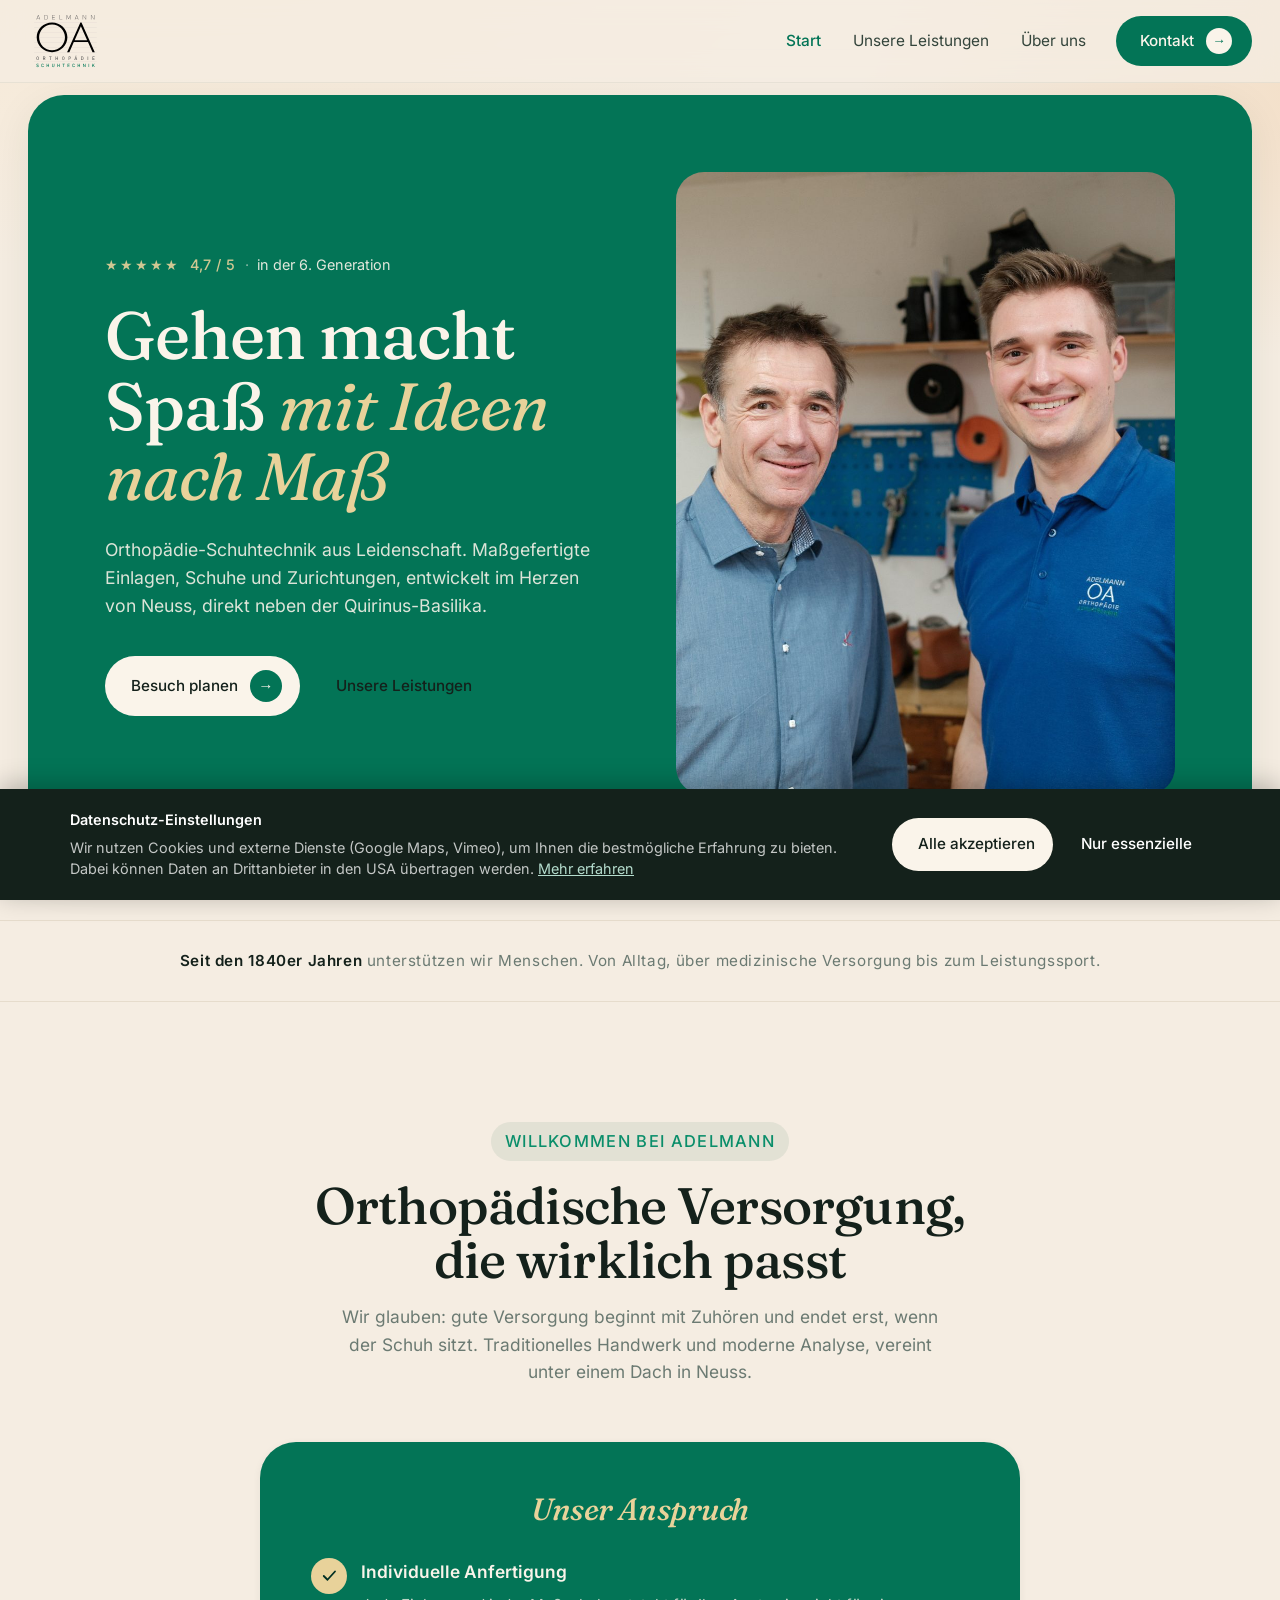
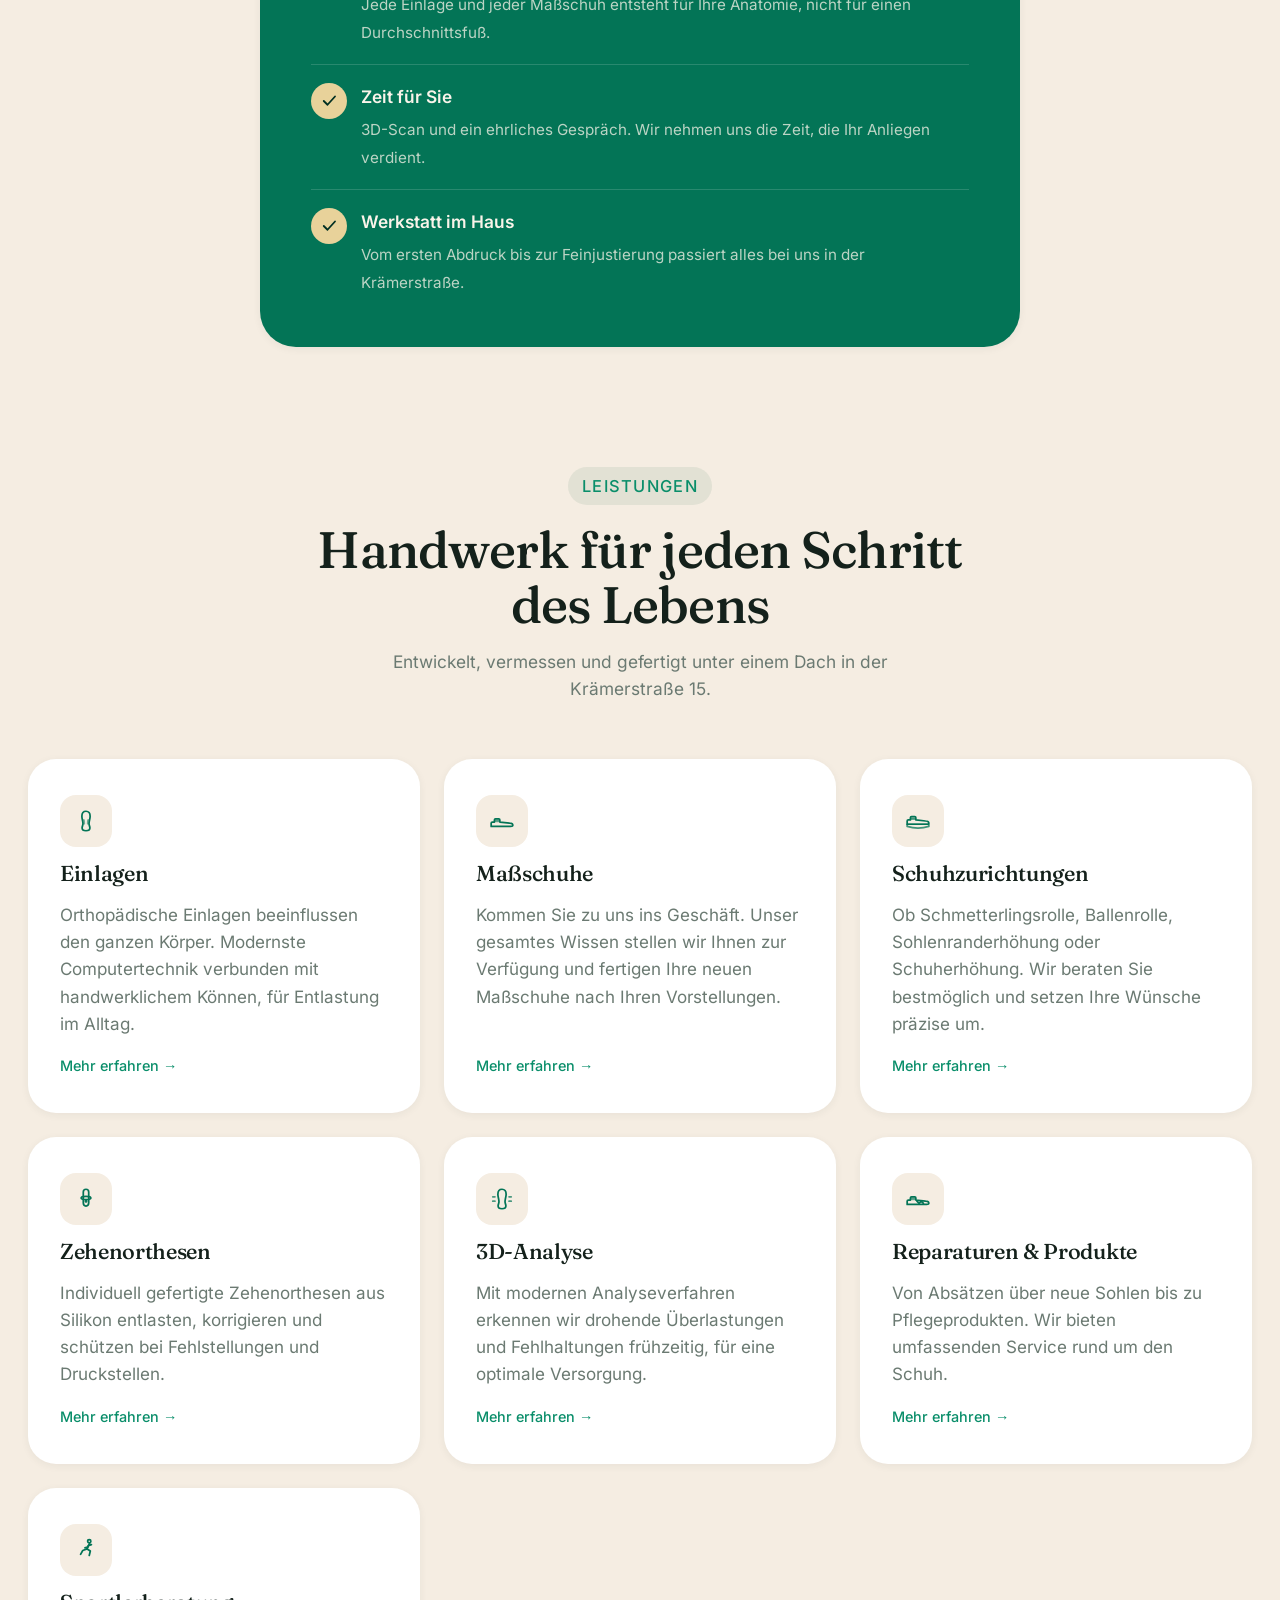
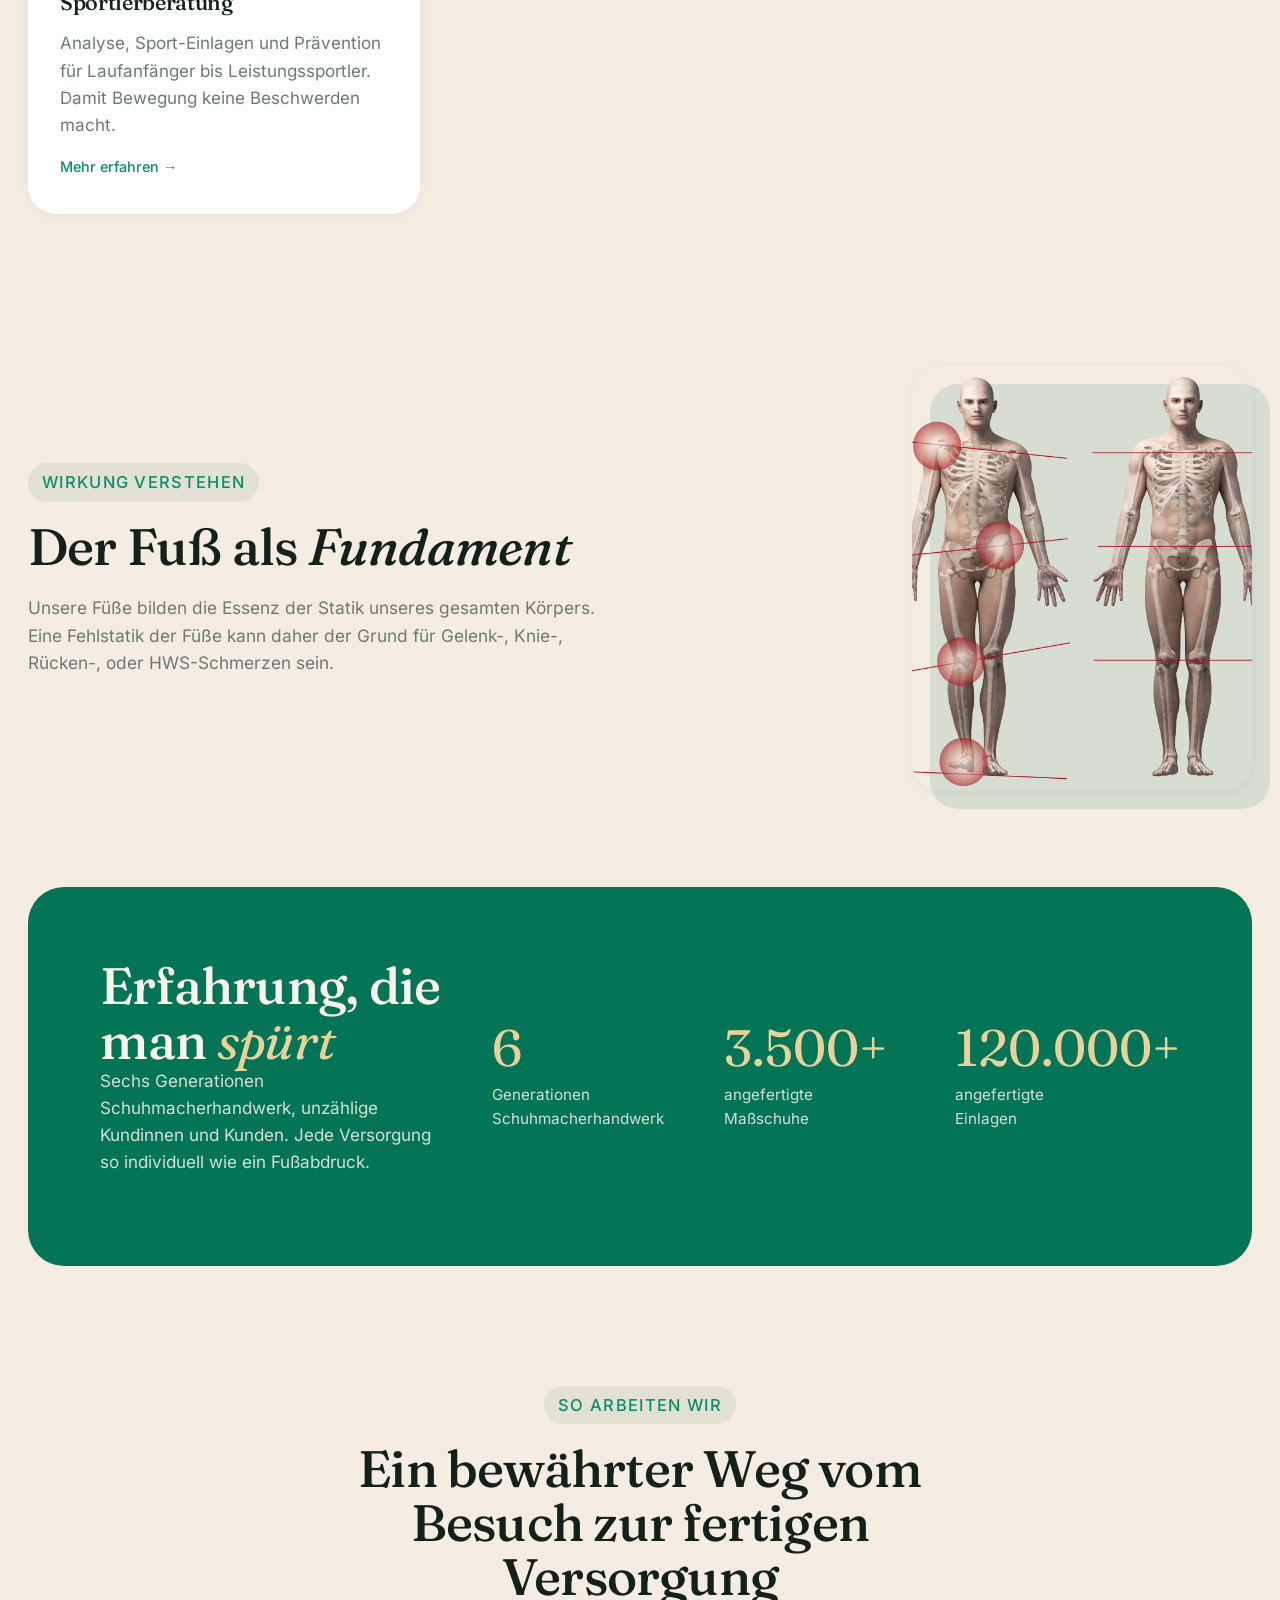
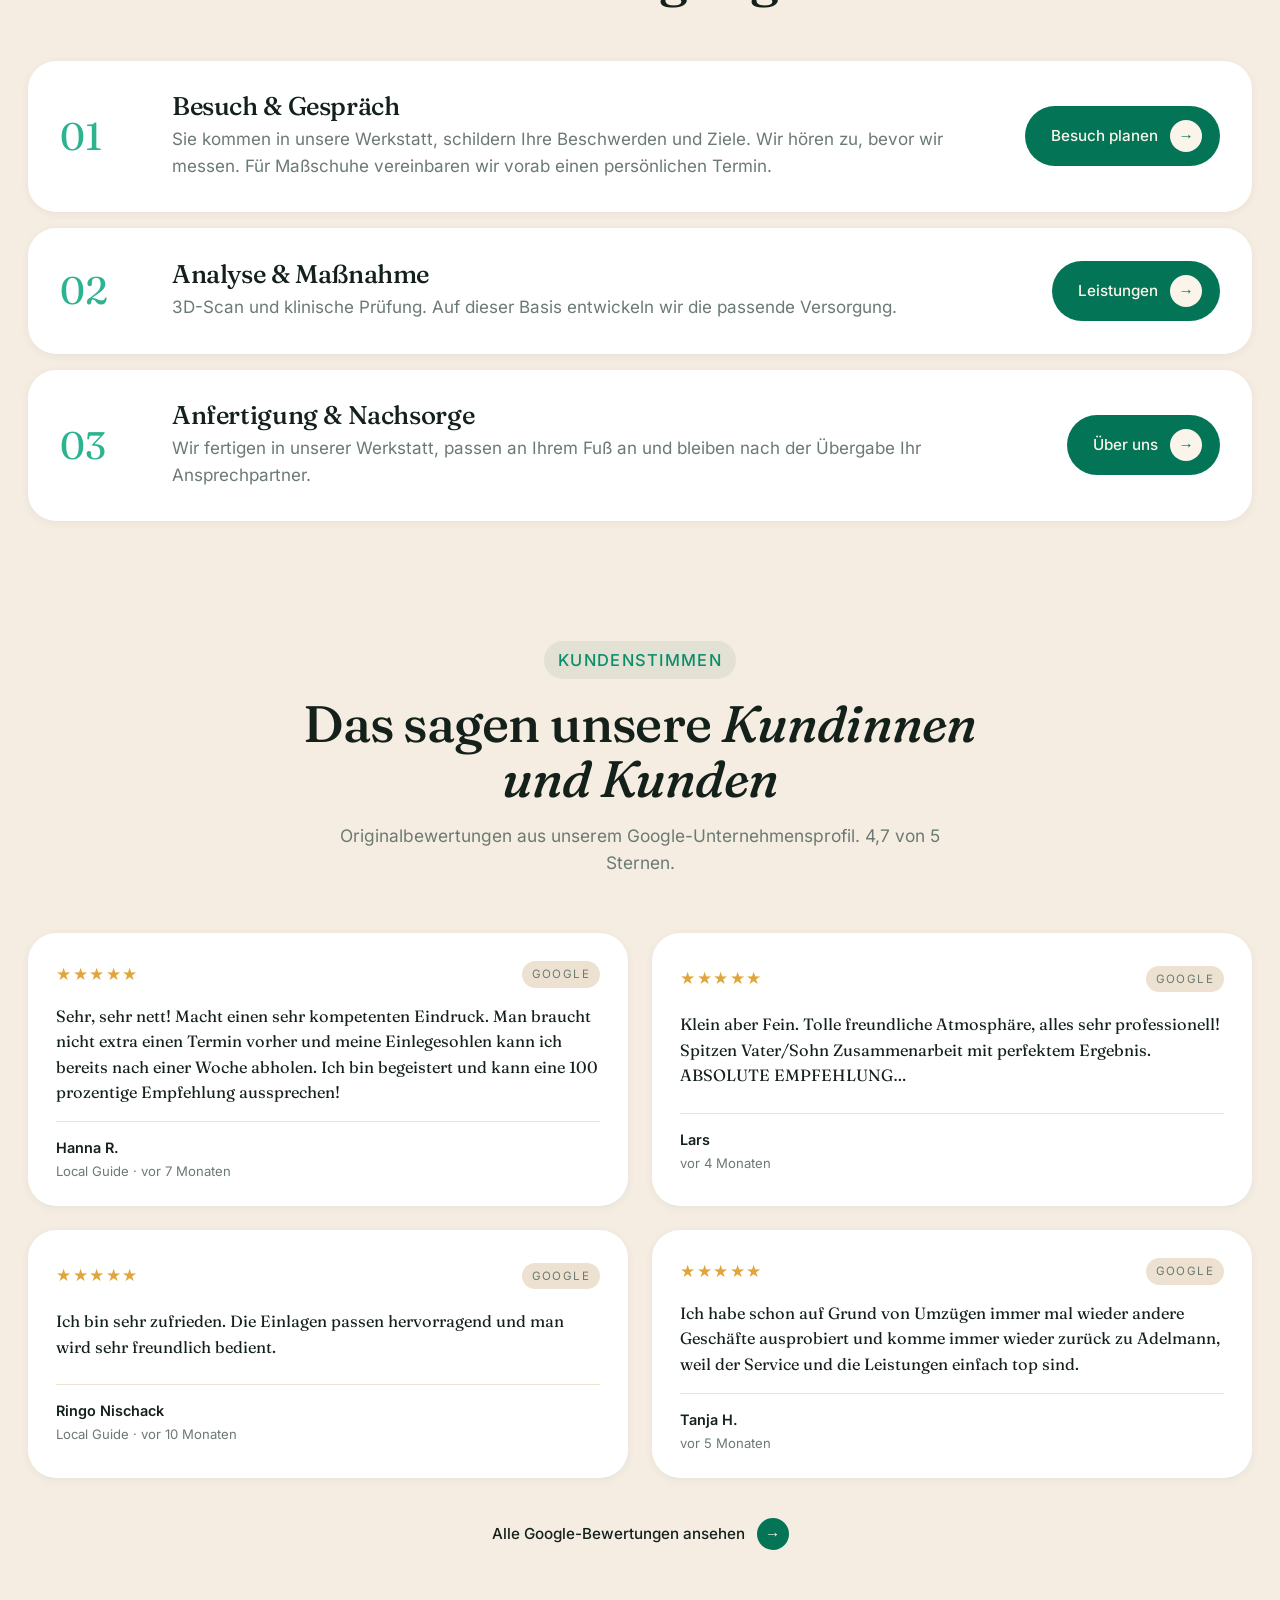
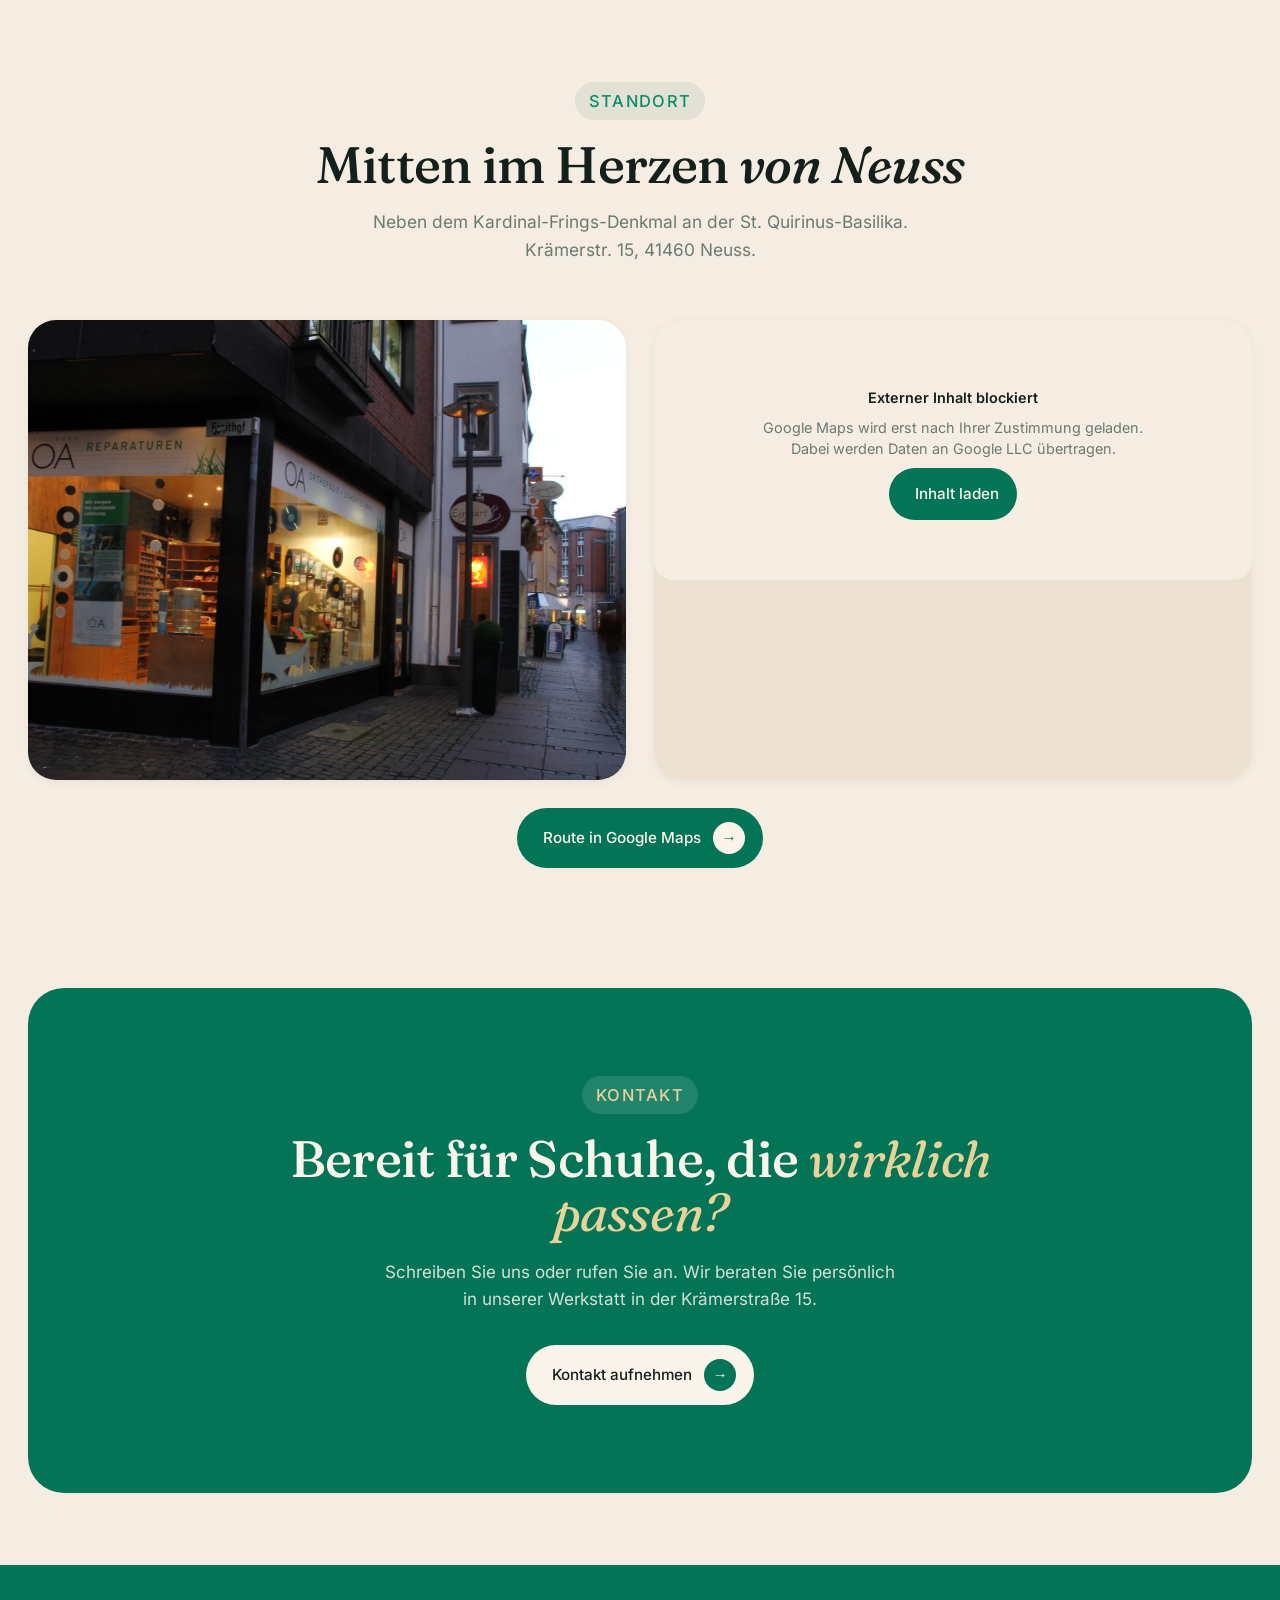
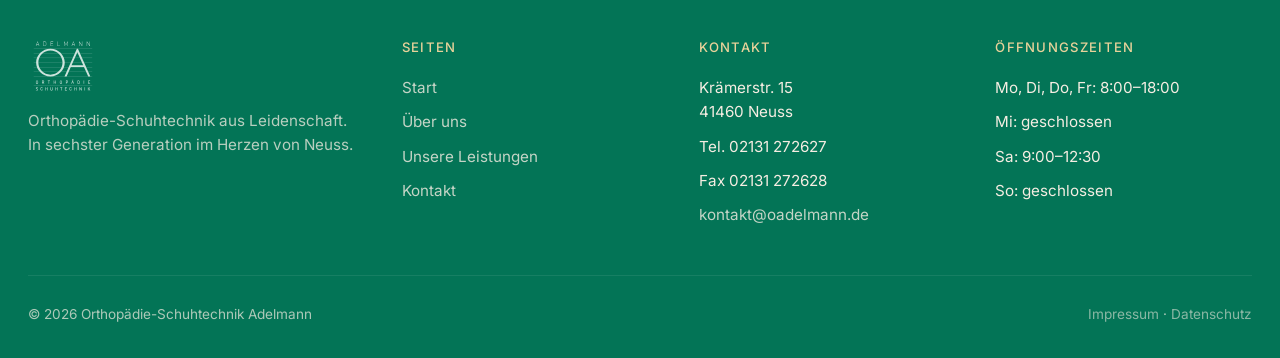
<file: index.html>
<!doctype html>
<html lang="de">
<head>
  <meta charset="utf-8" />
  <meta name="viewport" content="width=device-width, initial-scale=1" />
  <meta name="theme-color" content="#037456" />
  <title>Orthopädie-Schuhtechnik Adelmann, Neuss</title>
  <meta name="description" content="Einlagen, Maßschuhe, Schuhzurichtungen und Reparaturen aus traditioneller Handwerkskunst. In sechster Generation im Herzen von Neuss." />
  <link rel="stylesheet" href="styles.css" />
</head>
<body>

  <!-- Navigation -->
  <header class="nav">
    <div class="container">
      <a href="index.html" class="brand" aria-label="OA Adelmann Startseite"><img src="OA_OKay.svg" alt="OA Adelmann" class="brand-logo"/></a>
      <nav class="nav-links" aria-label="Hauptnavigation">
        <a href="index.html" class="is-active">Start</a>
        <a href="leistungen/">Unsere Leistungen</a>
        <a href="ueber-uns.html">Über uns</a>
        <a href="kontakt.html" class="btn btn-dark">Kontakt <span class="arrow">→</span></a>
      </nav>
      <button class="nav-toggle" aria-label="Menü öffnen"><span></span></button>
    </div>
  </header>

  <!-- Hero -->
  <section class="hero container">
    <div class="hero-card reveal">
      <div>
        <div class="hero-eyebrow"><span class="stars">★★★★★</span> <span class="rating-score">4,7 / 5</span> <span>in der 6. Generation</span></div>
        <h1>Gehen macht Spaß <em>mit Ideen nach Maß</em></h1>
        <p class="lead">Orthopädie-Schuhtechnik aus Leidenschaft. Maßgefertigte Einlagen, Schuhe und Zurichtungen, entwickelt im Herzen von Neuss, direkt neben der Quirinus-Basilika.</p>
        <div class="hero-actions">
          <a href="kontakt.html" class="btn btn-primary">Besuch planen <span class="arrow">→</span></a>
          <a href="#leistungen" class="btn btn-ghost">Unsere Leistungen</a>
        </div>
      </div>
      <div class="hero-visual has-image">
        <img src="images/DSCF1260.jpg" alt="Werkstatt der Orthopädie-Schuhtechnik Adelmann" loading="eager" />
      </div>
    </div>
  </section>

  <!-- Trust -->
  <section class="trust">
    <div class="container">
      <strong>Seit den 1840er Jahren</strong> unterstützen wir Menschen. Von Alltag, über medizinische Versorgung bis zum Leistungssport.
    </div>
  </section>

  <!-- Why us / Comparison -->
  <section class="section">
    <div class="container">
      <div class="section-head reveal">
        <span class="eyebrow">Willkommen bei Adelmann</span>
        <h2>Orthopädische Versorgung, die wirklich passt</h2>
        <p>Wir glauben: gute Versorgung beginnt mit Zuhören und endet erst, wenn der Schuh sitzt. Traditionelles Handwerk und moderne Analyse, vereint unter einem Dach in Neuss.</p>
      </div>
      <div class="promise-wrap">
        <div class="compare-col is-featured is-solo reveal">
          <h3><em>Unser Anspruch</em></h3>
          <ul class="compare-list promise-list">
            <li>
              <span class="ico"><svg xmlns="http://www.w3.org/2000/svg" viewBox="0 0 24 24" fill="none" stroke="currentColor" stroke-width="2.4" stroke-linecap="round" stroke-linejoin="round"><path d="m5 12 5 5L20 6"/></svg></span>
              <span><strong>Individuelle Anfertigung</strong><span class="desc">Jede Einlage und jeder Maßschuh entsteht für Ihre Anatomie, nicht für einen Durchschnittsfuß.</span></span>
            </li>
            <li>
              <span class="ico"><svg xmlns="http://www.w3.org/2000/svg" viewBox="0 0 24 24" fill="none" stroke="currentColor" stroke-width="2.4" stroke-linecap="round" stroke-linejoin="round"><path d="m5 12 5 5L20 6"/></svg></span>
              <span><strong>Zeit für Sie</strong><span class="desc">3D-Scan und ein ehrliches Gespräch. Wir nehmen uns die Zeit, die Ihr Anliegen verdient.</span></span>
            </li>
            <li>
              <span class="ico"><svg xmlns="http://www.w3.org/2000/svg" viewBox="0 0 24 24" fill="none" stroke="currentColor" stroke-width="2.4" stroke-linecap="round" stroke-linejoin="round"><path d="m5 12 5 5L20 6"/></svg></span>
              <span><strong>Werkstatt im Haus</strong><span class="desc">Vom ersten Abdruck bis zur Feinjustierung passiert alles bei uns in der Krämerstraße.</span></span>
            </li>
          </ul>
        </div>
      </div>
    </div>
  </section>

  <!-- Services grid -->
  <section class="section" id="leistungen" style="padding-top: 0;">
    <div class="container">
      <div class="section-head reveal">
        <span class="eyebrow">Leistungen</span>
        <h2>Handwerk für jeden Schritt des Lebens</h2>
        <p>Entwickelt, vermessen und gefertigt unter einem Dach in der Krämerstraße&nbsp;15.</p>
      </div>
      <div class="services">
        <article class="service-card reveal">
          <div class="icon"><svg xmlns="http://www.w3.org/2000/svg" viewBox="0 0 24 24" fill="none" stroke="currentColor" stroke-width="1.6" stroke-linecap="round" stroke-linejoin="round"><path d="M12 3c-2.5 0-3.8 1.8-3.8 4.5 0 1.5.3 2.8.6 4 .2 1 .4 1.8.4 3 0 1.5-.8 2.5-.8 4 0 1.6 1.3 2.5 3.6 2.5s3.6-.9 3.6-2.5c0-1.5-.8-2.5-.8-4 0-1.2.2-2 .4-3 .3-1.2.6-2.5.6-4C15.8 4.8 14.5 3 12 3Z"/><path d="M10 11c.4.8.4 2 .4 3.5" opacity=".55"/><path d="M14 11c-.4.8-.4 2-.4 3.5" opacity=".55"/></svg></div>
          <h3>Einlagen</h3>
          <p>Orthopädische Einlagen beeinflussen den ganzen Körper. Modernste Computertechnik verbunden mit handwerklichem Können, für Entlastung im Alltag.</p>
          <a href="leistungen/#einlagen" class="more">Mehr erfahren →</a>
        </article>
        <article class="service-card reveal">
          <div class="icon"><svg xmlns="http://www.w3.org/2000/svg" viewBox="0 0 24 24" fill="none" stroke="currentColor" stroke-width="1.6" stroke-linecap="round" stroke-linejoin="round"><path d="M2 17V14Q2 13 3 13L5 13V11Q5 10 6 10H9Q10 10 10 11V13L19 14Q22 14 22 16Q22 17 20 17Z"/><path d="M6 11.5H9" opacity=".55"/><path d="M6 12.3H9" opacity=".55"/></svg></div>
          <h3>Maßschuhe</h3>
          <p>Kommen Sie zu uns ins Geschäft. Unser gesamtes Wissen stellen wir Ihnen zur Verfügung und fertigen Ihre neuen Maßschuhe nach Ihren Vorstellungen.</p>
          <a href="leistungen/#massschuhe" class="more">Mehr erfahren →</a>
        </article>
        <article class="service-card reveal">
          <div class="icon"><svg xmlns="http://www.w3.org/2000/svg" viewBox="0 0 24 24" fill="none" stroke="currentColor" stroke-width="1.6" stroke-linecap="round" stroke-linejoin="round"><path d="M2 15V12Q2 11 3 11L5 11V9Q5 8 6 8H9Q10 8 10 9V11L19 12Q22 12 22 14Q22 15 20 15Z"/><path d="M6 9.5H9" opacity=".55"/><path d="M6 10.3H9" opacity=".55"/><path d="M2 15V17Q12 20 22 17V15Z" opacity=".75"/></svg></div>
          <h3>Schuhzurichtungen</h3>
          <p>Ob Schmetterlingsrolle, Ballenrolle, Sohlenranderhöhung oder Schuherhöhung. Wir beraten Sie bestmöglich und setzen Ihre Wünsche präzise um.</p>
          <a href="leistungen/#zurichtungen" class="more">Mehr erfahren →</a>
        </article>
        <article class="service-card reveal">
          <div class="icon"><svg xmlns="http://www.w3.org/2000/svg" viewBox="0 0 24 24" fill="none" stroke="currentColor" stroke-width="1.6" stroke-linecap="round" stroke-linejoin="round"><path d="M12 3c-1.5 0-2.5 1-2.5 2.5v10c0 2 1 3 2.5 3s2.5-1 2.5-3V5.5c0-1.5-1-2.5-2.5-2.5Z"/><ellipse cx="12" cy="11" rx="4.5" ry="1.5"/><circle cx="12" cy="14" r=".6" fill="currentColor"/></svg></div>
          <h3>Zehenorthesen</h3>
          <p>Individuell gefertigte Zehenorthesen aus Silikon entlasten, korrigieren und schützen bei Fehlstellungen und Druckstellen.</p>
          <a href="leistungen/#zehenorthesen" class="more">Mehr erfahren →</a>
        </article>
        <article class="service-card reveal">
          <div class="icon"><svg xmlns="http://www.w3.org/2000/svg" viewBox="0 0 24 24" fill="none" stroke="currentColor" stroke-width="1.6" stroke-linecap="round" stroke-linejoin="round"><path d="M12 3c-2.5 0-3.8 1.8-3.8 4.5 0 1.5.3 2.8.6 4 .2 1 .4 1.8.4 3 0 1.5-.8 2.5-.8 4 0 1.6 1.3 2.5 3.6 2.5s3.6-.9 3.6-2.5c0-1.5-.8-2.5-.8-4 0-1.2.2-2 .4-3 .3-1.2.6-2.5.6-4C15.8 4.8 14.5 3 12 3Z"/><path d="M3.5 10h2M3.5 14h2M18.5 10h2M18.5 14h2" opacity=".7"/></svg></div>
          <h3>3D-Analyse</h3>
          <p>Mit modernen Analyseverfahren erkennen wir drohende Überlastungen und Fehlhaltungen frühzeitig, für eine optimale Versorgung.</p>
          <a href="leistungen/#analyse" class="more">Mehr erfahren →</a>
        </article>
        <article class="service-card reveal">
          <div class="icon"><svg xmlns="http://www.w3.org/2000/svg" viewBox="0 0 24 24" fill="none" stroke="currentColor" stroke-width="1.6" stroke-linecap="round" stroke-linejoin="round"><path d="M2 17V14Q2 13 3 13L5 13V11Q5 10 6 10H9Q10 10 10 11V13L19 14Q22 14 22 16Q22 17 20 17Z"/><path d="M6 11.5H9" opacity=".55"/><path d="M6 12.3H9" opacity=".55"/><path d="M11 14L13 16L15 14L17 16"/></svg></div>
          <h3>Reparaturen &amp; Produkte</h3>
          <p>Von Absätzen über neue Sohlen bis zu Pflegeprodukten. Wir bieten umfassenden Service rund um den Schuh.</p>
          <a href="leistungen/#reparaturen" class="more">Mehr erfahren →</a>
        </article>
        <article class="service-card reveal">
          <div class="icon"><svg xmlns="http://www.w3.org/2000/svg" viewBox="0 0 24 24" fill="none" stroke="currentColor" stroke-width="1.6" stroke-linecap="round" stroke-linejoin="round"><circle cx="15" cy="4" r="1.5"/><path d="M15.5 5.5L13 11"/><path d="M14 8L17 7"/><path d="M14 9L11 10"/><path d="M13 11L16 13L15 17"/><path d="M13 11L9 12.5L7 16"/></svg></div>
          <h3>Sportlerberatung</h3>
          <p>Analyse, Sport-Einlagen und Prävention für Laufanfänger bis Leistungssportler. Damit Bewegung keine Beschwerden macht.</p>
          <a href="leistungen/#sportlerberatung" class="more">Mehr erfahren →</a>
        </article>
      </div>
    </div>
  </section>

  <!-- Statik / Vorher-Nachher -->
  <section class="section" style="padding-top: 2rem; padding-bottom: 2rem;">
    <div class="container">
      <div class="split-head reveal">
        <div class="split-head-copy">
          <span class="eyebrow">Wirkung verstehen</span>
          <h2>Der Fuß als <em>Fundament</em></h2>
          <p>Unsere Füße bilden die Essenz der Statik unseres gesamten Körpers. Eine Fehlstatik der Füße kann daher der Grund für Gelenk-, Knie-, Rücken-, oder HWS-Schmerzen sein.</p>
        </div>
        <figure class="split-head-figure">
          <img src="images/einlagenwirkung-vorher-nachher.png" alt="Vorher-Nachher-Vergleich: Wirkung orthopädischer Einlagen auf die Körperstatik" loading="lazy" />
        </figure>
      </div>
    </div>
  </section>

  <!-- Stats -->
  <section class="section" style="padding-top: 0;">
    <div class="container">
      <div class="stats-wrap reveal">
        <div class="stats-intro">
          <h2>Erfahrung, die man <em>spürt</em></h2>
          <p>Sechs Generationen Schuhmacherhandwerk, unzählige Kundinnen und Kunden. Jede Versorgung so individuell wie ein Fußabdruck.</p>
        </div>
        <div class="stats-grid">
          <div>
            <div class="stat-num">6</div>
            <div class="stat-label">Generationen<br/>Schuhmacherhandwerk</div>
          </div>
          <div>
            <div class="stat-num">3.500+</div>
            <div class="stat-label">angefertigte<br/>Maßschuhe</div>
          </div>
          <div>
            <div class="stat-num">120.000+</div>
            <div class="stat-label">angefertigte<br/>Einlagen</div>
          </div>
        </div>
      </div>
    </div>
  </section>

  <!-- Process -->
  <section class="section" style="padding-top: 0;">
    <div class="container">
      <div class="section-head reveal">
        <span class="eyebrow">So arbeiten wir</span>
        <h2>Ein bewährter Weg vom Besuch zur fertigen Versorgung</h2>
      </div>
      <div class="process-list">
        <div class="process-item reveal">
          <div class="num">01</div>
          <div>
            <h3>Besuch &amp; Gespräch</h3>
            <p>Sie kommen in unsere Werkstatt, schildern Ihre Beschwerden und Ziele. Wir hören zu, bevor wir messen. Für Maßschuhe vereinbaren wir vorab einen persönlichen Termin.</p>
          </div>
          <a href="kontakt.html" class="btn btn-dark">Besuch planen <span class="arrow">→</span></a>
        </div>
        <div class="process-item reveal">
          <div class="num">02</div>
          <div>
            <h3>Analyse &amp; Maßnahme</h3>
            <p>3D-Scan und klinische Prüfung. Auf dieser Basis entwickeln wir die passende Versorgung.</p>
          </div>
          <a href="leistungen/" class="btn btn-dark">Leistungen <span class="arrow">→</span></a>
        </div>
        <div class="process-item reveal">
          <div class="num">03</div>
          <div>
            <h3>Anfertigung &amp; Nachsorge</h3>
            <p>Wir fertigen in unserer Werkstatt, passen an Ihrem Fuß an und bleiben nach der Übergabe Ihr Ansprechpartner.</p>
          </div>
          <a href="ueber-uns.html" class="btn btn-dark">Über uns <span class="arrow">→</span></a>
        </div>
      </div>
    </div>
  </section>

  <!-- Reviews -->
  <section class="section" id="stimmen" style="padding-top: 0;">
    <div class="container">
      <div class="section-head reveal">
        <span class="eyebrow">Kundenstimmen</span>
        <h2>Das sagen unsere <em>Kundinnen und Kunden</em></h2>
        <p>Originalbewertungen aus unserem Google-Unternehmensprofil. 4,7 von 5 Sternen.</p>
      </div>
      <div class="reviews-grid">
        <!-- Hinweis: Original-Google-Rezensionen. Bei neuen Rezensionen hier Karte duplizieren. -->
        <figure class="review-card reveal">
          <div class="review-head">
            <span class="stars">★★★★★</span>
            <span class="review-source">Google</span>
          </div>
          <blockquote>
            <p>Sehr, sehr nett! Macht einen sehr kompetenten Eindruck. Man braucht nicht extra einen Termin vorher und meine Einlegesohlen kann ich bereits nach einer Woche abholen. Ich bin begeistert und kann eine 100 prozentige Empfehlung aussprechen!</p>
          </blockquote>
          <figcaption><strong>Hanna R.</strong><span>Local Guide · vor 7 Monaten</span></figcaption>
        </figure>
        <figure class="review-card reveal">
          <div class="review-head">
            <span class="stars">★★★★★</span>
            <span class="review-source">Google</span>
          </div>
          <blockquote>
            <p>Klein aber Fein. Tolle freundliche Atmosphäre, alles sehr professionell! Spitzen Vater/Sohn Zusammenarbeit mit perfektem Ergebnis. ABSOLUTE EMPFEHLUNG…</p>
          </blockquote>
          <figcaption><strong>Lars</strong><span>vor 4 Monaten</span></figcaption>
        </figure>
        <figure class="review-card reveal">
          <div class="review-head">
            <span class="stars">★★★★★</span>
            <span class="review-source">Google</span>
          </div>
          <blockquote>
            <p>Ich bin sehr zufrieden. Die Einlagen passen hervorragend und man wird sehr freundlich bedient.</p>
          </blockquote>
          <figcaption><strong>Ringo Nischack</strong><span>Local Guide · vor 10 Monaten</span></figcaption>
        </figure>
        <figure class="review-card reveal">
          <div class="review-head">
            <span class="stars">★★★★★</span>
            <span class="review-source">Google</span>
          </div>
          <blockquote>
            <p>Ich habe schon auf Grund von Umzügen immer mal wieder andere Geschäfte ausprobiert und komme immer wieder zurück zu Adelmann, weil der Service und die Leistungen einfach top sind.</p>
          </blockquote>
          <figcaption><strong>Tanja H.</strong><span>vor 5 Monaten</span></figcaption>
        </figure>
      </div>
      <div class="reviews-actions reveal">
        <a class="btn btn-ghost" href="https://www.google.com/maps/search/?api=1&amp;query=Orthop%C3%A4die-Schuhtechnik+Adelmann+Neuss" target="_blank" rel="noopener">Alle Google-Bewertungen ansehen <span class="arrow">→</span></a>
      </div>
    </div>
  </section>

  <!-- Location -->
  <section class="section" id="standort" style="padding-top: 0;">
    <div class="container">
      <div class="section-head reveal">
        <span class="eyebrow">Standort</span>
        <h2>Mitten im Herzen <em>von Neuss</em></h2>
        <p>Neben dem Kardinal-Frings-Denkmal an der St. Quirinus-Basilika. Krämerstr. 15, 41460 Neuss.</p>
      </div>
      <div class="location-grid reveal">
        <div class="location-photo"><img src="images/Geschaeft.jpg" alt="Ladengeschäft Adelmann, Krämerstr. 15, Neuss" loading="lazy" /></div>
        <div class="location-map">
          <iframe
            title="Google Maps: Krämerstr. 15, 41460 Neuss"
            data-src="https://www.google.com/maps?q=Kr%C3%A4merstra%C3%9Fe+15,+41460+Neuss&amp;output=embed"
            loading="lazy" referrerpolicy="no-referrer-when-downgrade"
            allowfullscreen></iframe>
        </div>
      </div>
      <div class="location-actions reveal">
        <a class="btn btn-dark" href="https://www.google.com/maps/search/?api=1&amp;query=Kr%C3%A4merstra%C3%9Fe+15%2C+41460+Neuss" target="_blank" rel="noopener">Route in Google Maps <span class="arrow">→</span></a>
      </div>
    </div>
  </section>

  <!-- Big CTA -->
  <section class="cta-band">
    <div class="cta-inner reveal">
      <span class="eyebrow" style="background: rgba(255,255,255,0.12); color: #e8d29a;">Kontakt</span>
      <h2>Bereit für Schuhe, die <em>wirklich passen?</em></h2>
      <p>Schreiben Sie uns oder rufen Sie an. Wir beraten Sie persönlich in unserer Werkstatt in der Krämerstraße 15.</p>
      <a href="kontakt.html" class="btn btn-primary">Kontakt aufnehmen <span class="arrow">→</span></a>
    </div>
  </section>

  <!-- Footer -->
  <footer class="footer">
    <div class="container">
      <div class="footer-top">
        <div class="footer-brand">
          <a href="index.html" class="brand" aria-label="OA Adelmann"><img src="OA_OKay.svg" alt="OA Adelmann" class="brand-logo"/></a>
          <p>Orthopädie-Schuhtechnik aus Leidenschaft. In sechster Generation im Herzen von Neuss.</p>
        </div>
        <div>
          <h5>Seiten</h5>
          <ul>
            <li><a href="index.html">Start</a></li>
            <li><a href="ueber-uns.html">Über uns</a></li>
            <li><a href="leistungen/">Unsere Leistungen</a></li>
            <li><a href="kontakt.html">Kontakt</a></li>
          </ul>
        </div>
        <div>
          <h5>Kontakt</h5>
          <ul>
            <li>Krämerstr. 15<br/>41460 Neuss</li>
            <li>Tel. 02131 272627</li>
            <li>Fax 02131 272628</li>
            <li><a href="mailto:kontakt@oadelmann.de">kontakt@oadelmann.de</a></li>
          </ul>
        </div>
        <div>
          <h5>Öffnungszeiten</h5>
          <ul>
            <li>Mo, Di, Do, Fr: 8:00–18:00</li>
            <li>Mi: geschlossen</li>
            <li>Sa: 9:00–12:30</li>
            <li>So: geschlossen</li>
          </ul>
        </div>
      </div>
      <div class="footer-bottom">
        <div>© <span id="year">2026</span> Orthopädie-Schuhtechnik Adelmann</div>
        <div><a href="impressum.html">Impressum</a> · <a href="datenschutz.html">Datenschutz</a></div>
      </div>
    </div>
  </footer>

  <script>document.getElementById('year').textContent = new Date().getFullYear();</script>
  <script src="script.js"></script>
<script src="consent.js"></script>
</body>
</html>
</file>
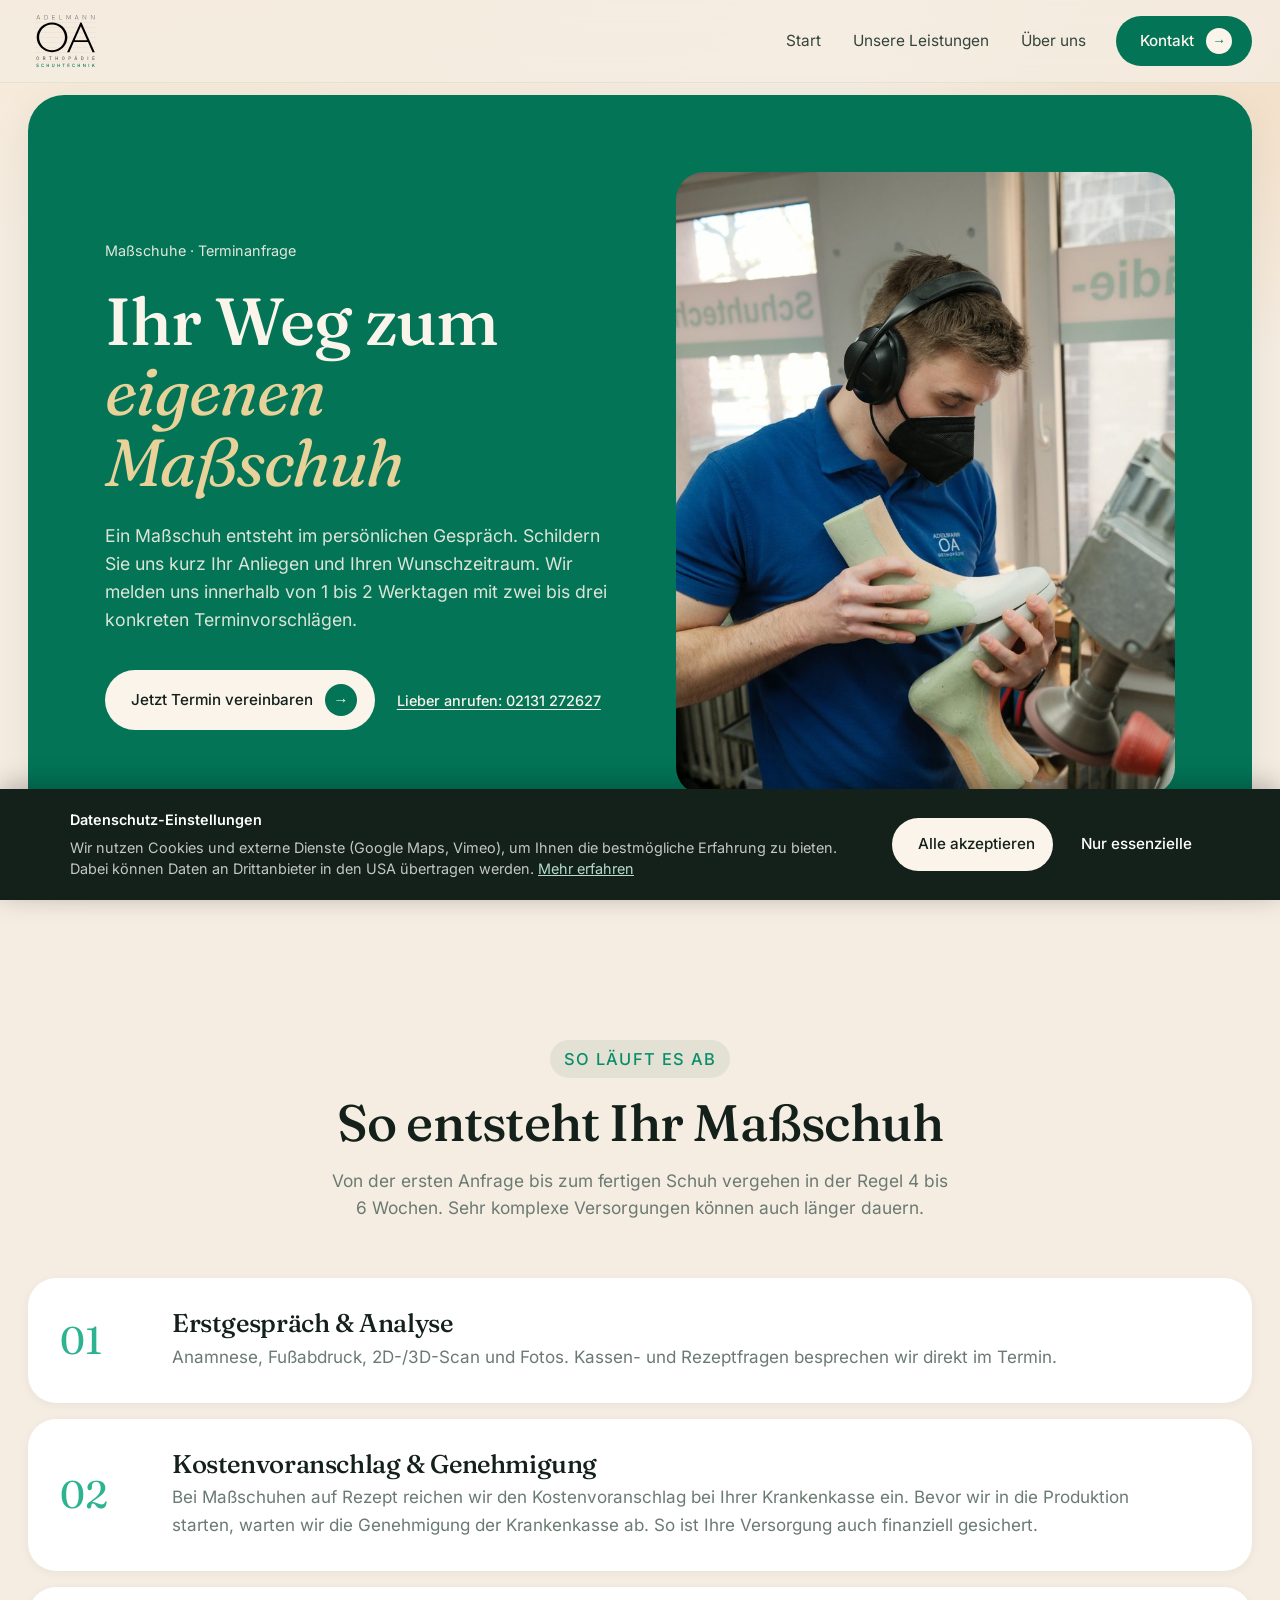
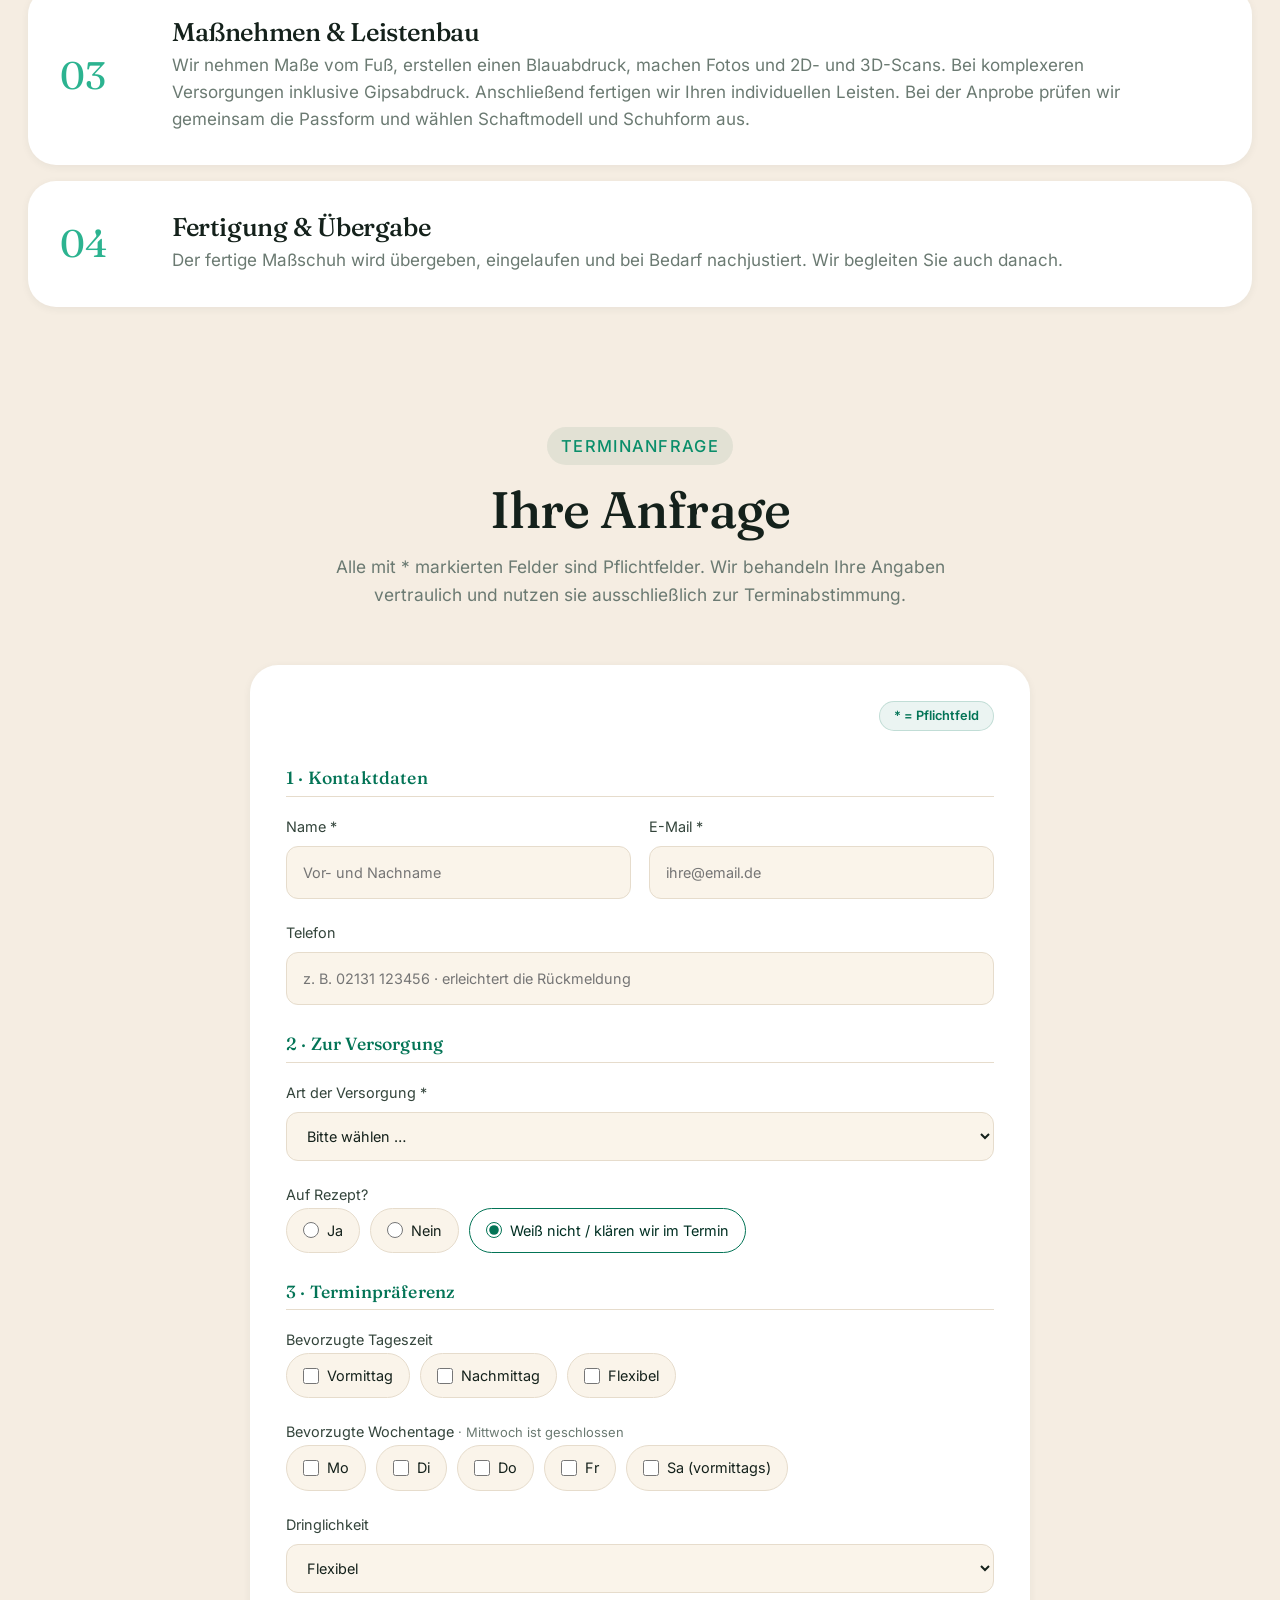
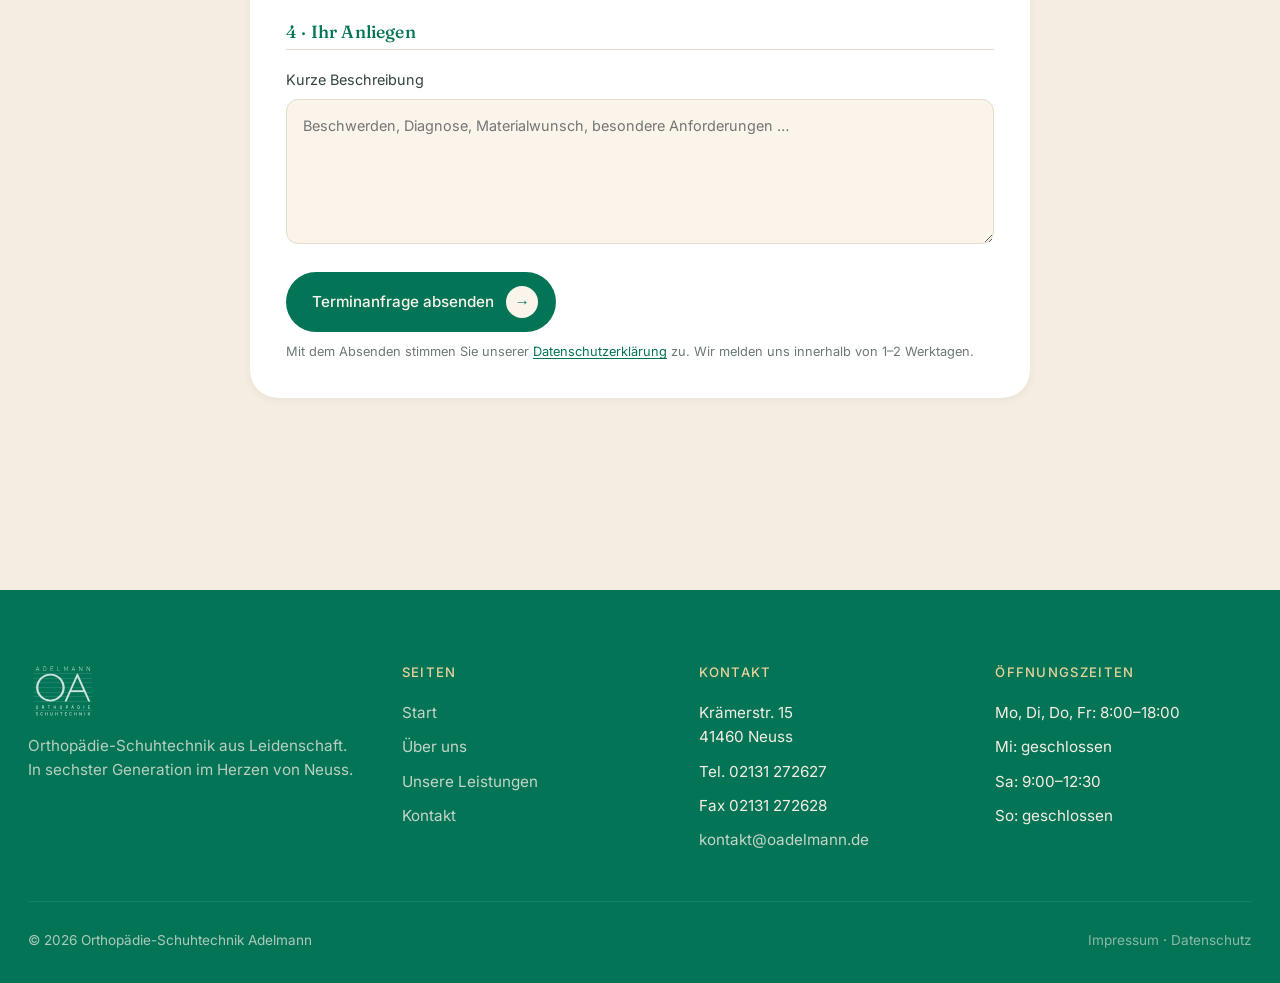
<file: leistungen/massschuh-termin/index.html>
<!doctype html>
<html lang="de">
<head>
  <meta charset="utf-8" />
  <meta name="viewport" content="width=device-width, initial-scale=1" />
  <meta name="theme-color" content="#037456" />
  <title>Maßschuh-Termin anfragen · Orthopädie-Schuhtechnik Adelmann</title>
  <meta name="description" content="Persönliche Terminanfrage für Maßschuh-Beratung und Anfertigung. Wir melden uns innerhalb von 1–2 Werktagen." />
  <meta name="robots" content="noindex" />
  <link rel="stylesheet" href="../../styles.css" />
</head>
<body>

  <header class="nav">
    <div class="container">
      <a href="../../index.html" class="brand" aria-label="OA Adelmann Startseite"><img src="../../OA_OKay.svg" alt="OA Adelmann" class="brand-logo"/></a>
      <nav class="nav-links" aria-label="Hauptnavigation">
        <a href="../../index.html">Start</a>
        <a href="../">Unsere Leistungen</a>
        <a href="../../ueber-uns.html">Über uns</a>
        <a href="../../kontakt.html" class="btn btn-dark">Kontakt <span class="arrow">→</span></a>
      </nav>
      <button class="nav-toggle" aria-label="Menü öffnen"><span></span></button>
    </div>
  </header>

  <!-- Hero -->
  <section class="hero container">
    <div class="hero-card reveal">
      <div>
        <div class="hero-eyebrow"><span>Maßschuhe · Terminanfrage</span></div>
        <h1>Ihr Weg zum <em>eigenen Maßschuh</em></h1>
        <p class="lead">Ein Maßschuh entsteht im persönlichen Gespräch. Schildern Sie uns kurz Ihr Anliegen und Ihren Wunschzeitraum. Wir melden uns innerhalb von 1 bis 2 Werktagen mit zwei bis drei konkreten Terminvorschlägen.</p>
        <div class="hero-actions">
          <a href="#anfrage" class="btn btn-primary">Jetzt Termin vereinbaren <span class="arrow">→</span></a>
          <a href="tel:+492131272627" class="btn-link">Lieber anrufen: 02131 272627</a>
        </div>
      </div>
      <div class="hero-visual has-image">
        <picture>
          <source media="(max-width: 1024px)" srcset="../../images/DSCF1147-crop.jpg" />
          <img src="../../images/DSCF1147.jpg" alt="Maßschuh-Arbeit in der Werkstatt Adelmann" loading="eager" />
        </picture>
      </div>
    </div>
  </section>

  <!-- What to expect -->
  <section class="section" style="padding-bottom: 0;">
    <div class="container">
      <div class="section-head reveal">
        <span class="eyebrow">So läuft es ab</span>
        <h2>So entsteht Ihr Maßschuh</h2>
        <p>Von der ersten Anfrage bis zum fertigen Schuh vergehen in der Regel 4 bis 6 Wochen. Sehr komplexe Versorgungen können auch länger dauern.</p>
      </div>
      <div class="process-list">
        <div class="process-item reveal">
          <div class="num">01</div>
          <div><h3>Erstgespräch &amp; Analyse</h3><p>Anamnese, Fußabdruck, 2D-/3D-Scan und Fotos. Kassen- und Rezeptfragen besprechen wir direkt im Termin.</p></div>
          <span></span>
        </div>
        <div class="process-item reveal">
          <div class="num">02</div>
          <div><h3>Kostenvoranschlag &amp; Genehmigung</h3><p>Bei Maßschuhen auf Rezept reichen wir den Kostenvoranschlag bei Ihrer Krankenkasse ein. Bevor wir in die Produktion starten, warten wir die Genehmigung der Krankenkasse ab. So ist Ihre Versorgung auch finanziell gesichert.</p></div>
          <span></span>
        </div>
        <div class="process-item reveal">
          <div class="num">03</div>
          <div><h3>Maßnehmen &amp; Leistenbau</h3><p>Wir nehmen Maße vom Fuß, erstellen einen Blauabdruck, machen Fotos und 2D- und 3D-Scans. Bei komplexeren Versorgungen inklusive Gipsabdruck. Anschließend fertigen wir Ihren individuellen Leisten. Bei der Anprobe prüfen wir gemeinsam die Passform und wählen Schaftmodell und Schuhform aus.</p></div>
          <span></span>
        </div>
        <div class="process-item reveal">
          <div class="num">04</div>
          <div><h3>Fertigung &amp; Übergabe</h3><p>Der fertige Maßschuh wird übergeben, eingelaufen und bei Bedarf nachjustiert. Wir begleiten Sie auch danach.</p></div>
          <span></span>
        </div>
      </div>
    </div>
  </section>

  <!-- Form -->
  <section class="section" id="anfrage">
    <div class="container">
      <div class="section-head reveal">
        <span class="eyebrow">Terminanfrage</span>
        <h2>Ihre Anfrage</h2>
        <p>Alle mit <span aria-hidden="true">*</span> markierten Felder sind Pflichtfelder. Wir behandeln Ihre Angaben vertraulich und nutzen sie ausschließlich zur Terminabstimmung.</p>
      </div>

      <form class="contact-form termin-form reveal"
            action="https://api.web3forms.com/submit"
            method="POST">
        <!-- Web3Forms: OA_Masschuh -->
        <input type="hidden" name="access_key" value="c864037c-7022-4072-a1c3-8b50a685b5d7">
        <input type="hidden" name="subject" value="Neue Maßschuh-Terminanfrage über oadelmann.de">
        <input type="hidden" name="from_name" value="Website · Maßschuh-Terminanfrage">
        <input type="hidden" name="redirect" value="https://oadelmann.de/leistungen/massschuh-termin/danke.html">
        <!-- Honeypot: Bots füllen dieses unsichtbare Feld aus, echte Menschen nicht -->
        <input type="checkbox" name="botcheck" tabindex="-1" autocomplete="off" style="display:none" aria-hidden="true">

        <div style="text-align: right;"><span class="form-pflichtfeld">* = Pflichtfeld</span></div>
        <h3 class="form-group-title">1 · Kontaktdaten</h3>
        <div class="form-row">
          <label>Name <span aria-hidden="true">*</span>
            <input type="text" name="name" required autocomplete="name" placeholder="Vor- und Nachname" />
          </label>
          <label>E-Mail <span aria-hidden="true">*</span>
            <input type="email" name="email" required autocomplete="email" placeholder="ihre@email.de" />
          </label>
        </div>
        <label>Telefon
          <input type="tel" name="phone" autocomplete="tel" placeholder="z. B. 02131 123456 · erleichtert die Rückmeldung" />
        </label>

        <h3 class="form-group-title">2 · Zur Versorgung</h3>
        <label>Art der Versorgung <span aria-hidden="true">*</span>
          <select name="versorgung" required>
            <option value="" disabled selected>Bitte wählen …</option>
            <option>Erstberatung Maßschuh</option>
            <option>Änderung bestehender Maßschuhe</option>
            <option>Nachversorgung / Wiederanfertigung</option>
            <option>Sonderanfertigung Beruf oder Sport</option>
            <option>Sonstiges</option>
          </select>
        </label>

        <fieldset class="form-fieldset">
          <legend>Auf Rezept?</legend>
          <div class="radio-row">
            <label class="radio"><input type="radio" name="rezept" value="Ja"> Ja</label>
            <label class="radio"><input type="radio" name="rezept" value="Nein"> Nein</label>
            <label class="radio"><input type="radio" name="rezept" value="Weiß nicht" checked> Weiß nicht / klären wir im Termin</label>
          </div>
        </fieldset>

        <h3 class="form-group-title">3 · Terminpräferenz</h3>

        <fieldset class="form-fieldset">
          <legend>Bevorzugte Tageszeit</legend>
          <div class="radio-row">
            <label class="radio"><input type="checkbox" name="tageszeit" value="Vormittag"> Vormittag</label>
            <label class="radio"><input type="checkbox" name="tageszeit" value="Nachmittag"> Nachmittag</label>
            <label class="radio"><input type="checkbox" name="tageszeit" value="Flexibel"> Flexibel</label>
          </div>
        </fieldset>

        <fieldset class="form-fieldset">
          <legend>Bevorzugte Wochentage <span style="font-weight: 400; color: var(--ink-500); font-size: 0.9em;">· Mittwoch ist geschlossen</span></legend>
          <div class="radio-row">
            <label class="radio"><input type="checkbox" name="wochentag" value="Montag"> Mo</label>
            <label class="radio"><input type="checkbox" name="wochentag" value="Dienstag"> Di</label>
            <label class="radio"><input type="checkbox" name="wochentag" value="Donnerstag"> Do</label>
            <label class="radio"><input type="checkbox" name="wochentag" value="Freitag"> Fr</label>
            <label class="radio"><input type="checkbox" name="wochentag" value="Samstag"> Sa (vormittags)</label>
          </div>
        </fieldset>

        <label>Dringlichkeit
          <select name="dringlichkeit">
            <option>Flexibel</option>
            <option>In den nächsten 2 Wochen</option>
            <option>Diese Woche wenn möglich</option>
          </select>
        </label>

        <h3 class="form-group-title">4 · Ihr Anliegen</h3>
        <label>Kurze Beschreibung
          <textarea name="message" rows="5" placeholder="Beschwerden, Diagnose, Materialwunsch, besondere Anforderungen …"></textarea>
        </label>

        <div class="form-submit-row">
          <button type="submit" class="btn btn-dark">Terminanfrage absenden <span class="arrow">→</span></button>
          <p class="form-legal">Mit dem Absenden stimmen Sie unserer <a href="../../datenschutz.html">Datenschutzerklärung</a> zu. Wir melden uns innerhalb von 1–2 Werktagen.</p>
        </div>
      </form>
    </div>
  </section>

  <!-- Footer -->
  <footer class="footer">
    <div class="container">
      <div class="footer-top">
        <div class="footer-brand">
          <a href="../../index.html" class="brand" aria-label="OA Adelmann"><img src="../../OA_OKay.svg" alt="OA Adelmann" class="brand-logo"/></a>
          <p>Orthopädie-Schuhtechnik aus Leidenschaft. In sechster Generation im Herzen von Neuss.</p>
        </div>
        <div><h5>Seiten</h5><ul>
          <li><a href="../../index.html">Start</a></li>
          <li><a href="../../ueber-uns.html">Über uns</a></li>
          <li><a href="../">Unsere Leistungen</a></li>
          <li><a href="../../kontakt.html">Kontakt</a></li>
        </ul></div>
        <div><h5>Kontakt</h5><ul>
          <li>Krämerstr. 15<br/>41460 Neuss</li>
          <li>Tel. 02131 272627</li>
          <li>Fax 02131 272628</li>
          <li><a href="mailto:kontakt@oadelmann.de">kontakt@oadelmann.de</a></li>
        </ul></div>
        <div><h5>Öffnungszeiten</h5><ul>
          <li>Mo, Di, Do, Fr: 8:00–18:00</li>
          <li>Mi: geschlossen</li>
          <li>Sa: 9:00–12:30</li>
          <li>So: geschlossen</li>
        </ul></div>
      </div>
      <div class="footer-bottom">
        <div>© <span id="year">2026</span> Orthopädie-Schuhtechnik Adelmann</div>
        <div><a href="../../impressum.html">Impressum</a> · <a href="../../datenschutz.html">Datenschutz</a></div>
      </div>
    </div>
  </footer>

  <script>document.getElementById('year').textContent = new Date().getFullYear();</script>
  <script src="../../script.js"></script>

  <!-- Dashboard-Bridge: schickt eine Kopie der Anfrage parallel ans interne OA-Dashboard.
       Web3Forms bleibt Hauptweg (E-Mail-Benachrichtigung + Redirect auf danke.html).
       Fällt der Dashboard-Endpoint aus, geht die Anfrage trotzdem nicht verloren. -->
  <script>
    (function () {
      var form = document.querySelector('form.termin-form');
      if (!form) return;
      var ENDPOINT = 'https://oa-dashboard-red.vercel.app/api/orders/intake';
      form.addEventListener('submit', function () {
        try {
          var fd = new FormData(form);
          // Honeypot abgreifen — wenn Bot, nicht spiegeln.
          if (fd.get('botcheck')) return;

          // FormData → JSON, mit Array-Handling für Mehrfach-Checkboxen.
          var data = {};
          fd.forEach(function (value, key) {
            if (key === 'access_key' || key === 'subject' || key === 'from_name' || key === 'redirect' || key === 'botcheck') return;
            if (data[key] === undefined) {
              data[key] = value;
            } else if (Array.isArray(data[key])) {
              data[key].push(value);
            } else {
              data[key] = [data[key], value];
            }
          });

          // keepalive, damit der Request die Form-Submission / Navigation überlebt.
          fetch(ENDPOINT, {
            method: 'POST',
            mode: 'cors',
            keepalive: true,
            headers: { 'content-type': 'application/json' },
            body: JSON.stringify(data),
          }).catch(function () {
            /* silent — Web3Forms fängt es auf */
          });
        } catch (e) {
          /* silent */
        }
      });
    })();
  </script>
<script src="../../consent.js"></script>
</body>
</html>
</file>
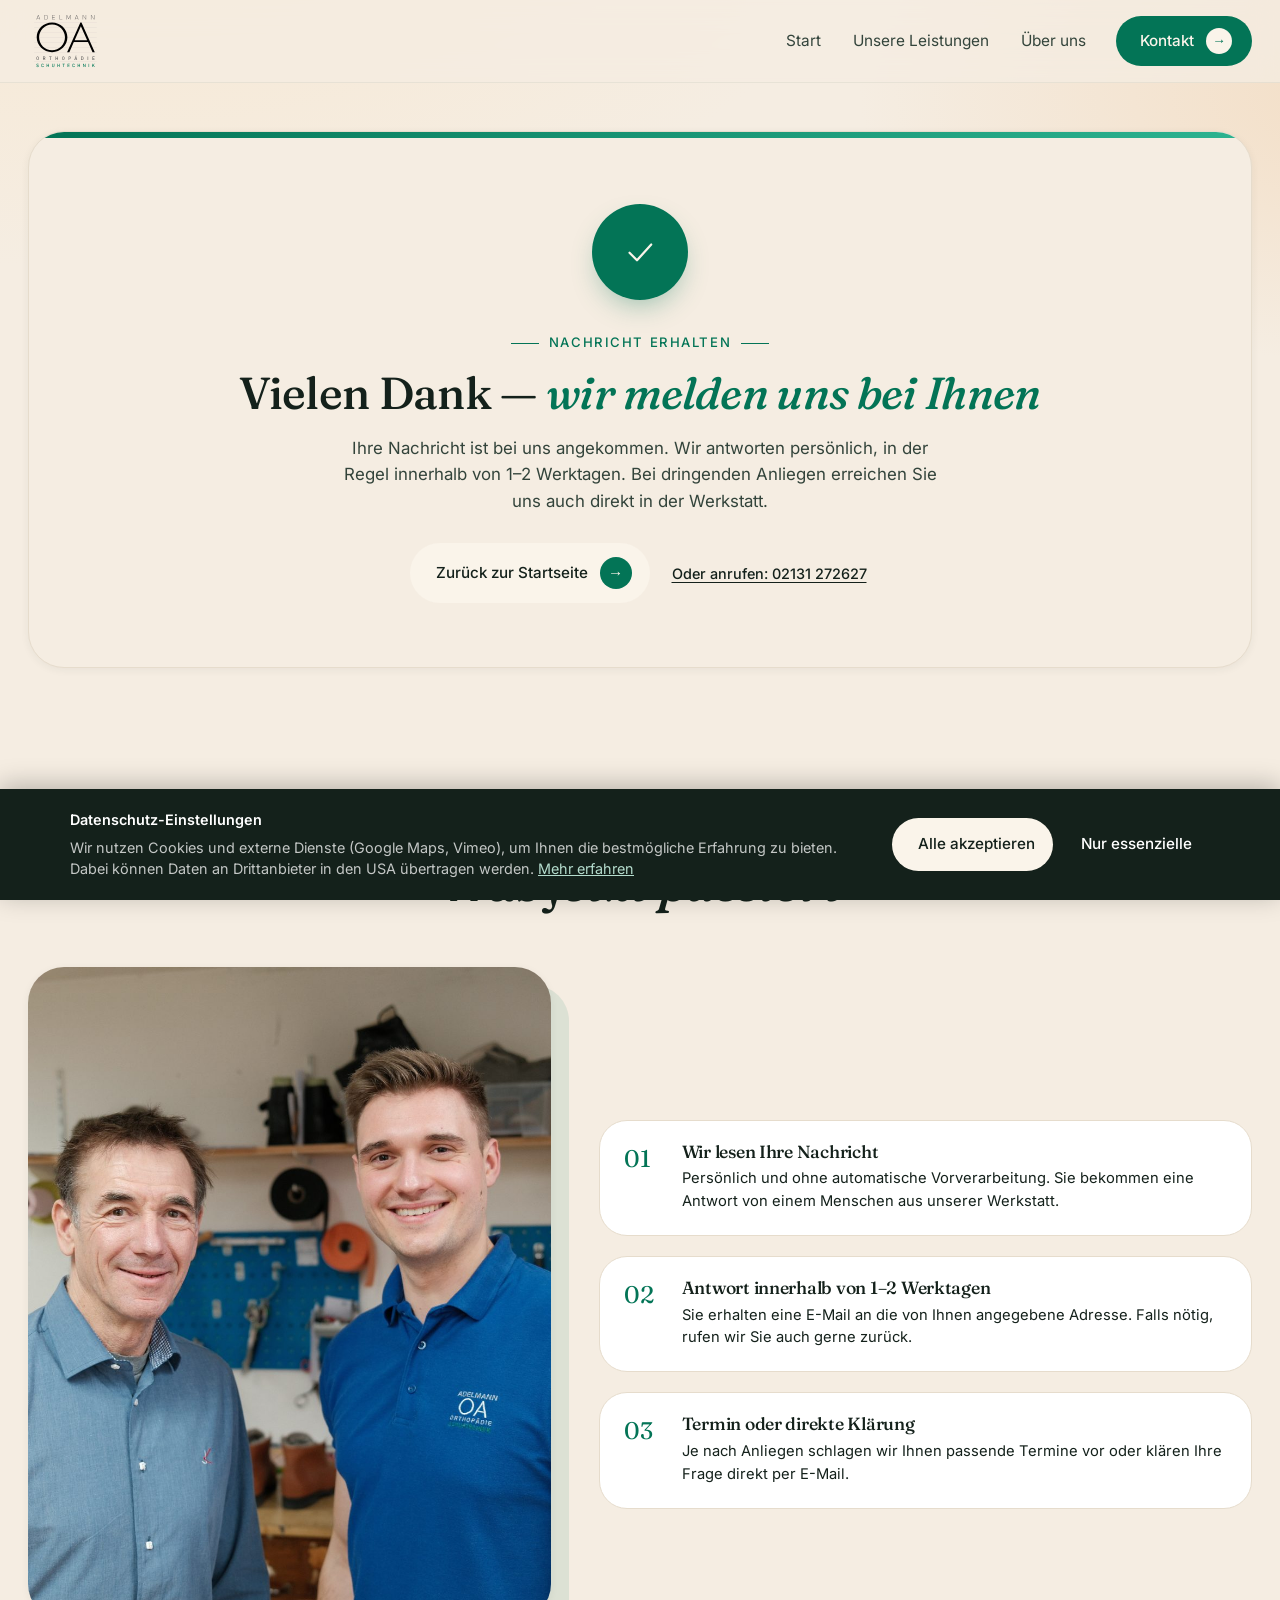
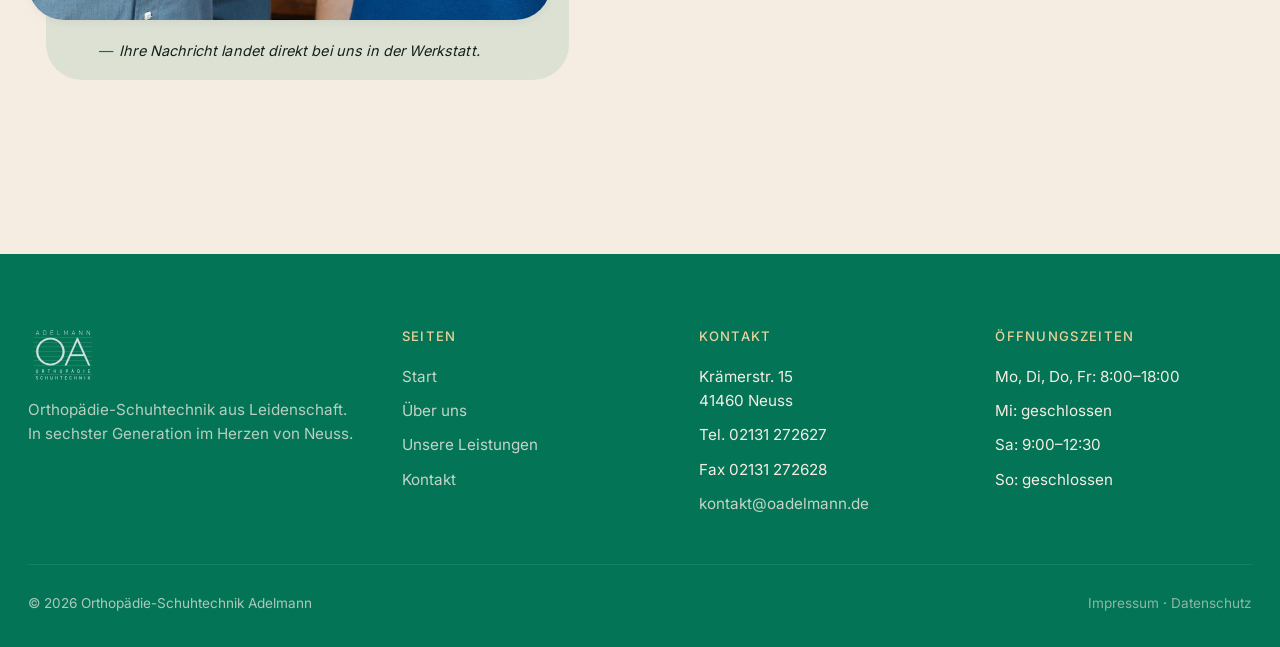
<file: danke.html>
<!doctype html>
<html lang="de">
<head>
  <meta charset="utf-8" />
  <meta name="viewport" content="width=device-width, initial-scale=1" />
  <meta name="theme-color" content="#037456" />
  <title>Vielen Dank · Orthopädie-Schuhtechnik Adelmann</title>
  <meta name="description" content="Ihre Nachricht ist bei uns eingegangen. Wir melden uns in Kürze." />
  <meta name="robots" content="noindex" />
  <link rel="stylesheet" href="styles.css" />
</head>
<body>

  <header class="nav">
    <div class="container">
      <a href="index.html" class="brand" aria-label="OA Adelmann Startseite"><img src="OA_OKay.svg" alt="OA Adelmann" class="brand-logo"/></a>
      <nav class="nav-links" aria-label="Hauptnavigation">
        <a href="index.html">Start</a>
        <a href="leistungen/">Unsere Leistungen</a>
        <a href="ueber-uns.html">Über uns</a>
        <a href="kontakt.html" class="btn btn-dark">Kontakt <span class="arrow">→</span></a>
      </nav>
      <button class="nav-toggle" aria-label="Menü öffnen"><span></span></button>
    </div>
  </header>

  <!-- Success card -->
  <section class="success container">
    <div class="success-card reveal">
      <div class="success-check" aria-hidden="true">
        <svg viewBox="0 0 64 64" width="48" height="48" fill="none" stroke="currentColor" stroke-width="3" stroke-linecap="round" stroke-linejoin="round">
          <path d="M18 33 L28 43 L47 22" />
        </svg>
      </div>
      <div class="success-eyebrow"><span>Nachricht erhalten</span></div>
      <h1>Vielen Dank — <em>wir melden uns bei Ihnen</em></h1>
      <p class="lead">Ihre Nachricht ist bei uns angekommen. Wir antworten persönlich, in der Regel innerhalb von 1–2 Werktagen. Bei dringenden Anliegen erreichen Sie uns auch direkt in der Werkstatt.</p>
      <div class="success-actions">
        <a href="index.html" class="btn btn-primary">Zurück zur Startseite <span class="arrow">→</span></a>
        <a href="tel:+492131272627" class="btn-link">Oder anrufen: 02131 272627</a>
      </div>
    </div>
  </section>

  <!-- What's next -->
  <section class="section">
    <div class="container">
      <div class="section-head reveal">
        <span class="eyebrow">So geht es weiter</span>
        <h2>Was <em>jetzt passiert</em></h2>
      </div>
      <div class="success-layout reveal">
        <figure class="success-portrait">
          <img src="images/DSCF1260.jpg" alt="Werkstatt Adelmann" loading="lazy" />
          <figcaption>Ihre Nachricht landet direkt bei uns in der Werkstatt.</figcaption>
        </figure>
        <ol class="success-steps">
          <li>
            <div class="num">01</div>
            <div>
              <h3>Wir lesen Ihre Nachricht</h3>
              <p>Persönlich und ohne automatische Vorverarbeitung. Sie bekommen eine Antwort von einem Menschen aus unserer Werkstatt.</p>
            </div>
          </li>
          <li>
            <div class="num">02</div>
            <div>
              <h3>Antwort innerhalb von 1–2 Werktagen</h3>
              <p>Sie erhalten eine E-Mail an die von Ihnen angegebene Adresse. Falls nötig, rufen wir Sie auch gerne zurück.</p>
            </div>
          </li>
          <li>
            <div class="num">03</div>
            <div>
              <h3>Termin oder direkte Klärung</h3>
              <p>Je nach Anliegen schlagen wir Ihnen passende Termine vor oder klären Ihre Frage direkt per E-Mail.</p>
            </div>
          </li>
        </ol>
      </div>
    </div>
  </section>

  <!-- Footer -->
  <footer class="footer">
    <div class="container">
      <div class="footer-top">
        <div class="footer-brand">
          <a href="index.html" class="brand" aria-label="OA Adelmann"><img src="OA_OKay.svg" alt="OA Adelmann" class="brand-logo"/></a>
          <p>Orthopädie-Schuhtechnik aus Leidenschaft. In sechster Generation im Herzen von Neuss.</p>
        </div>
        <div><h5>Seiten</h5><ul>
          <li><a href="index.html">Start</a></li>
          <li><a href="ueber-uns.html">Über uns</a></li>
          <li><a href="leistungen/">Unsere Leistungen</a></li>
          <li><a href="kontakt.html">Kontakt</a></li>
        </ul></div>
        <div><h5>Kontakt</h5><ul>
          <li>Krämerstr. 15<br/>41460 Neuss</li>
          <li>Tel. 02131 272627</li>
          <li>Fax 02131 272628</li>
          <li><a href="mailto:kontakt@oadelmann.de">kontakt@oadelmann.de</a></li>
        </ul></div>
        <div><h5>Öffnungszeiten</h5><ul>
          <li>Mo, Di, Do, Fr: 8:00–18:00</li>
          <li>Mi: geschlossen</li>
          <li>Sa: 9:00–12:30</li>
          <li>So: geschlossen</li>
        </ul></div>
      </div>
      <div class="footer-bottom">
        <div>© <span id="year">2026</span> Orthopädie-Schuhtechnik Adelmann</div>
        <div><a href="impressum.html">Impressum</a> · <a href="datenschutz.html">Datenschutz</a></div>
      </div>
    </div>
  </footer>

  <script>document.getElementById('year').textContent = new Date().getFullYear();</script>
  <script src="script.js"></script>
<script src="consent.js"></script>
</body>
</html>
</file>
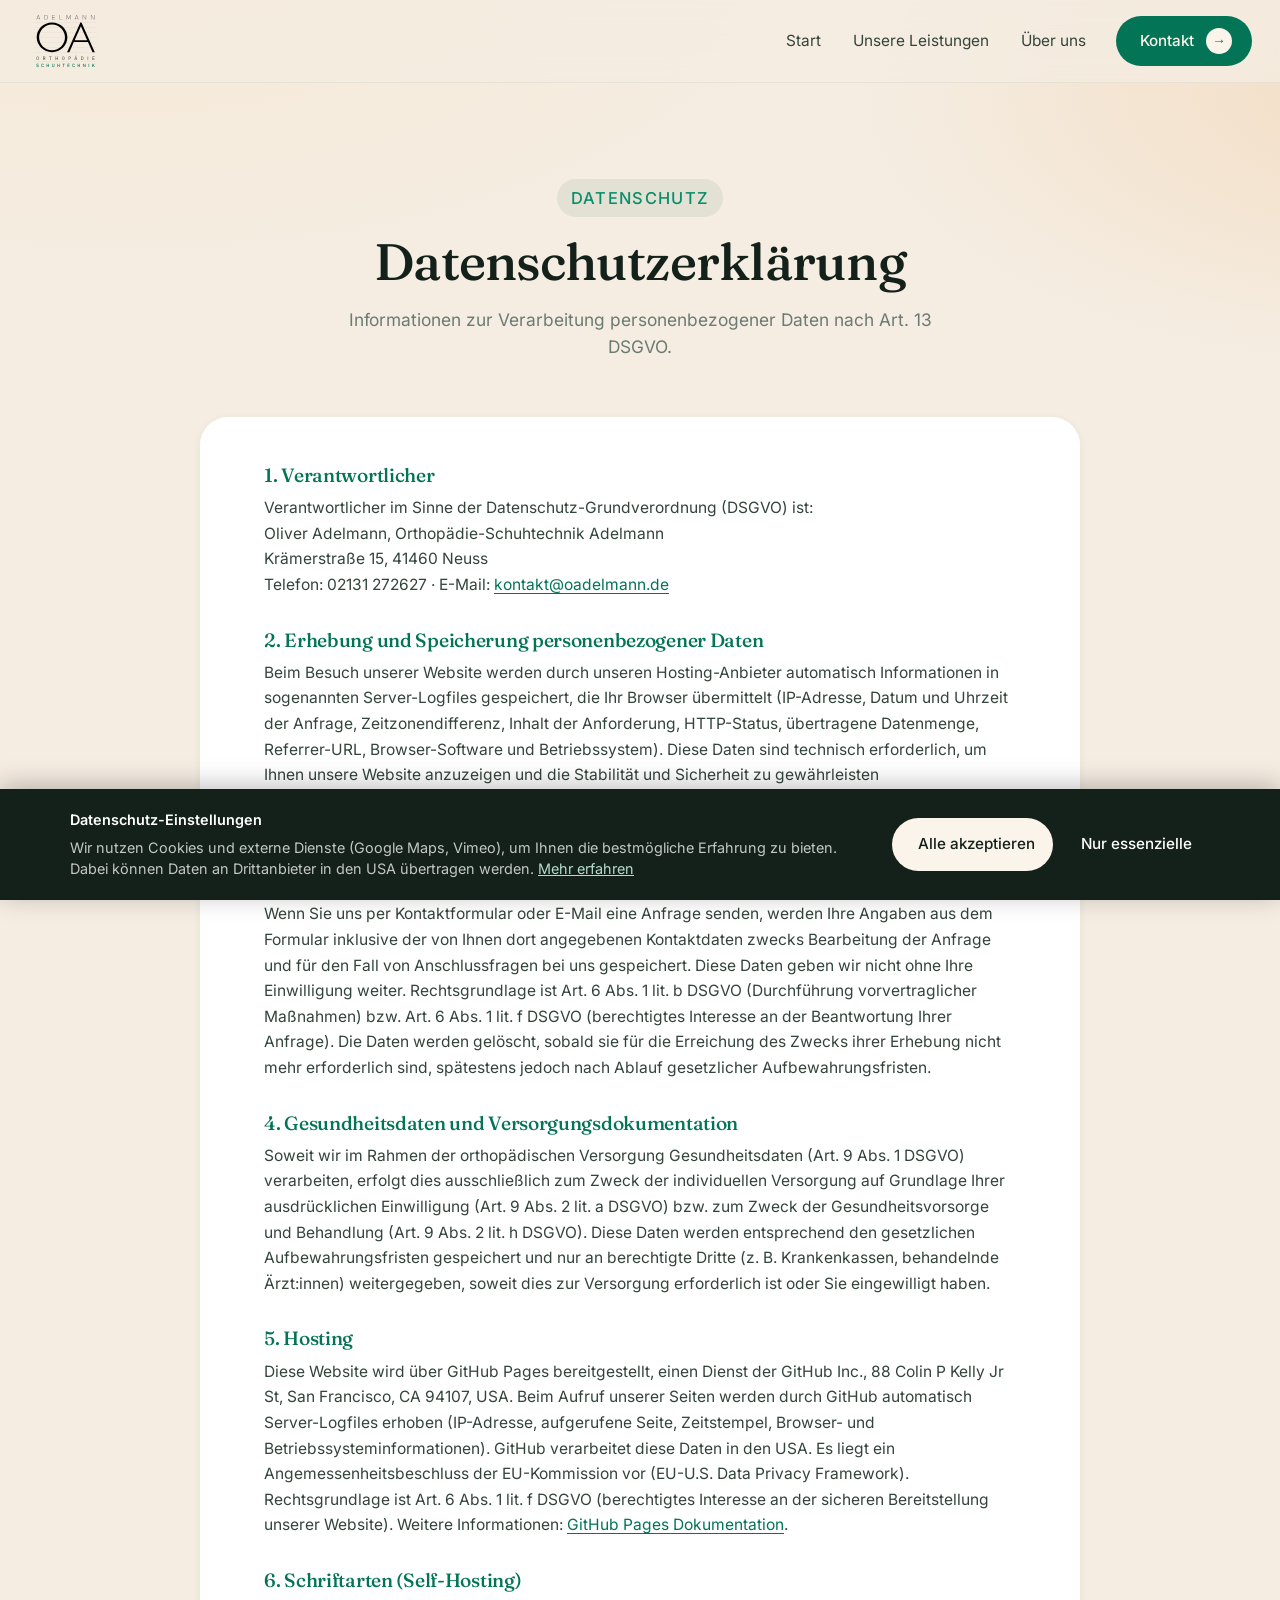
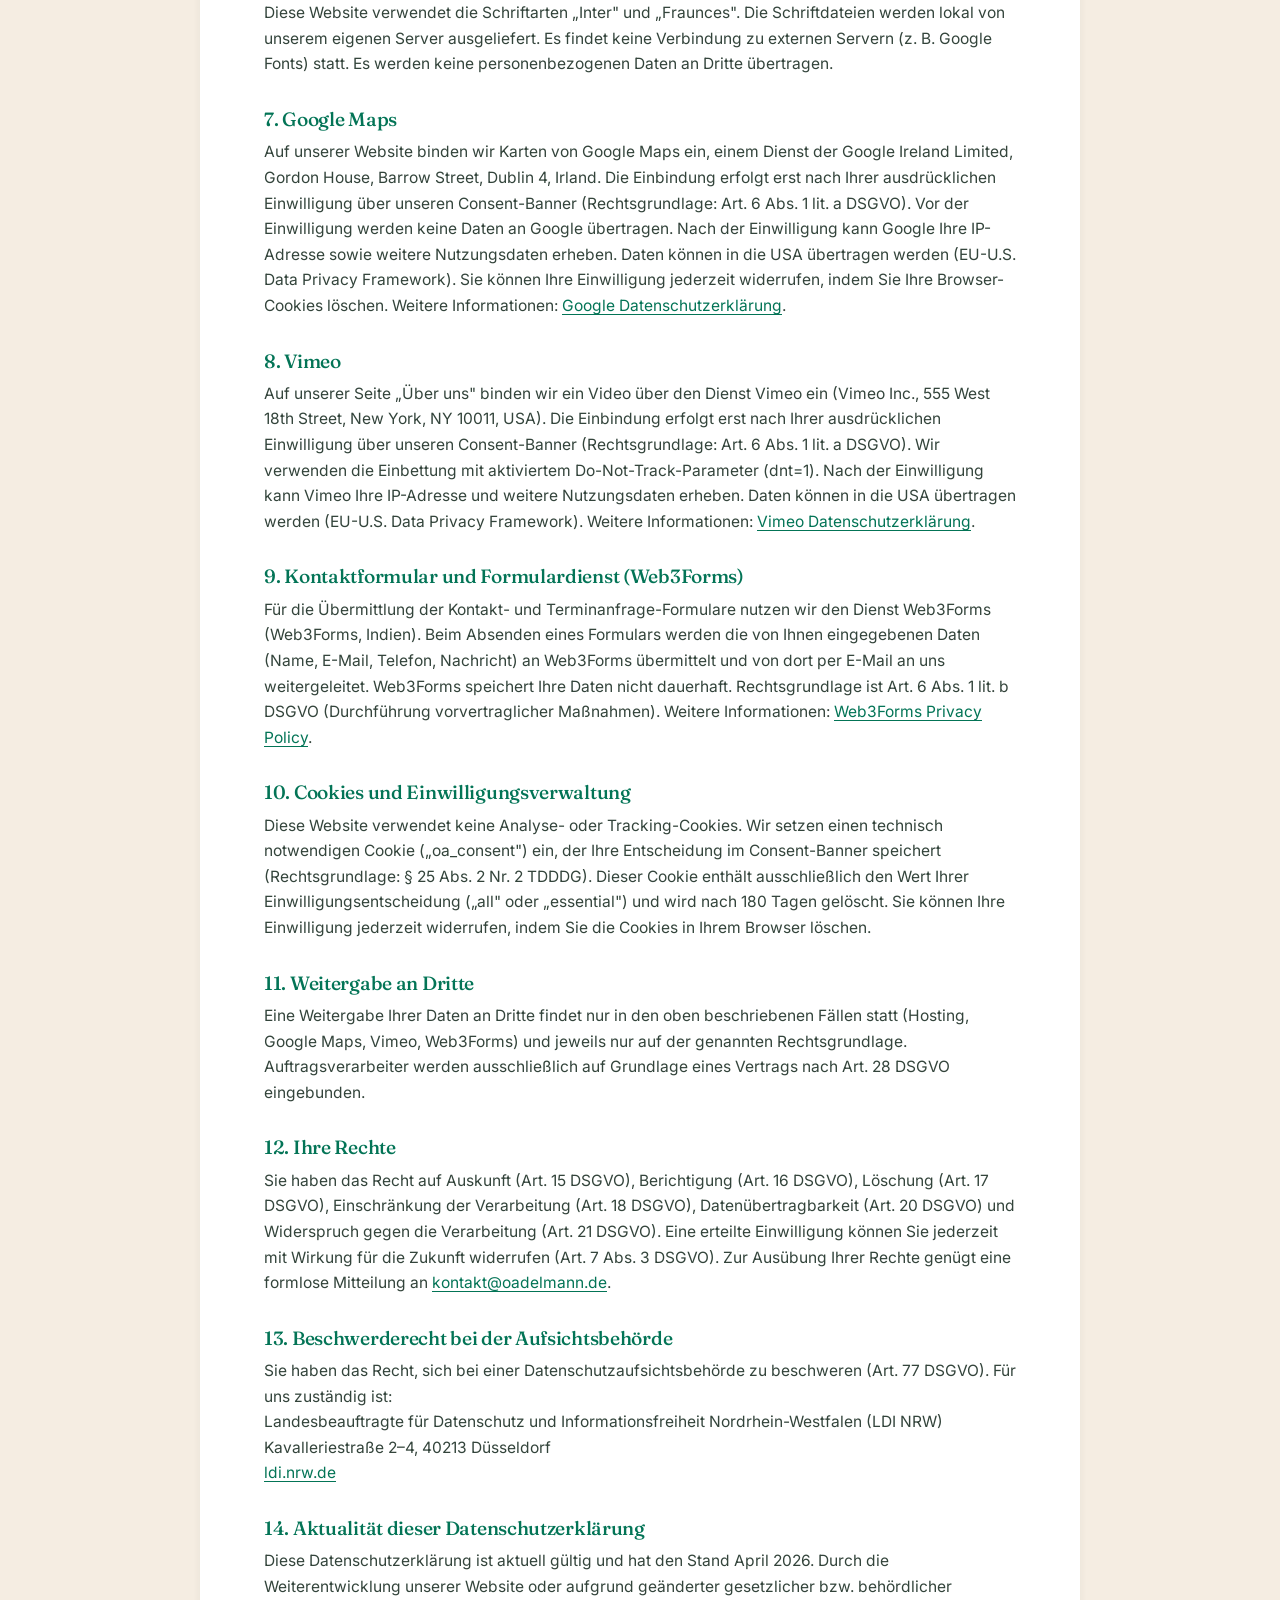
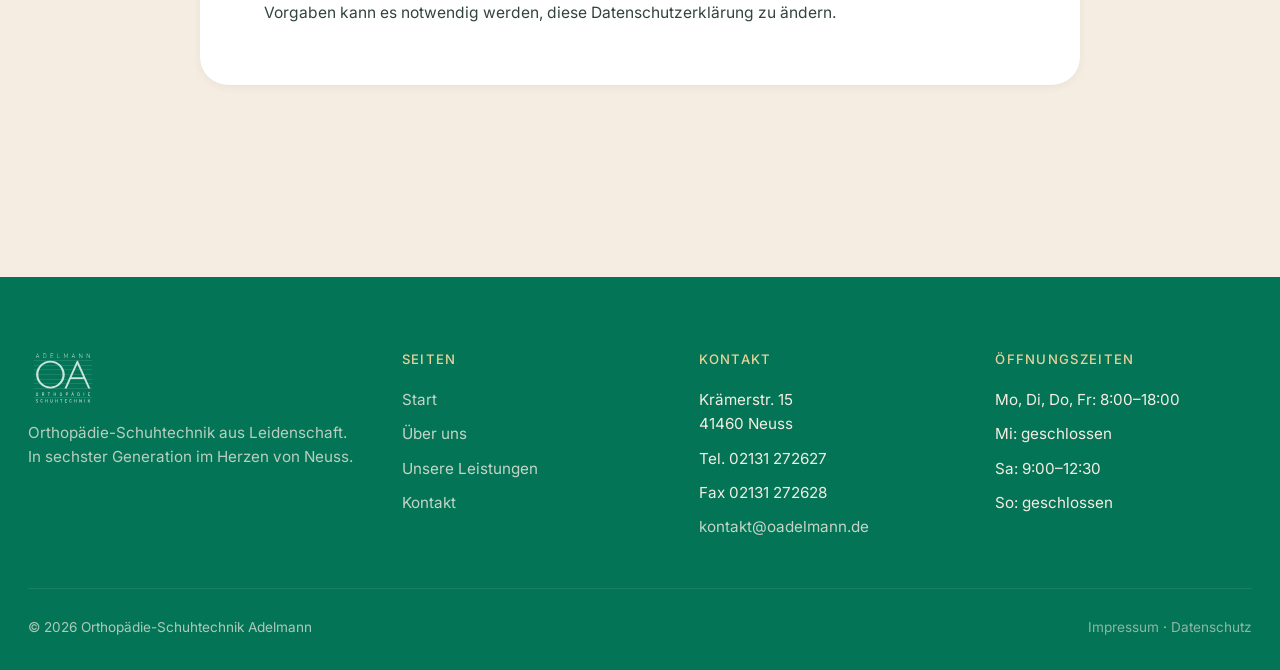
<file: datenschutz.html>
<!doctype html>
<html lang="de">
<head>
  <meta charset="utf-8" />
  <meta name="viewport" content="width=device-width, initial-scale=1" />
  <meta name="theme-color" content="#037456" />
  <title>Datenschutz · Orthopädie-Schuhtechnik Adelmann</title>
  <meta name="description" content="Datenschutzerklärung der Orthopädie-Schuhtechnik Adelmann nach Art. 13 DSGVO." />
  <link rel="stylesheet" href="styles.css" />
</head>
<body>

  <header class="nav">
    <div class="container">
      <a href="index.html" class="brand" aria-label="OA Adelmann Startseite"><img src="OA_OKay.svg" alt="OA Adelmann" class="brand-logo"/></a>
      <nav class="nav-links" aria-label="Hauptnavigation">
        <a href="index.html">Start</a>
        <a href="leistungen/">Unsere Leistungen</a>
        <a href="ueber-uns.html">Über uns</a>
        <a href="kontakt.html" class="btn btn-dark">Kontakt <span class="arrow">→</span></a>
      </nav>
      <button class="nav-toggle" aria-label="Menü öffnen"><span></span></button>
    </div>
  </header>

  <!-- Datenschutz -->
  <section class="section" style="padding-top: 6rem;">
    <div class="container">
      <div class="section-head reveal">
        <span class="eyebrow">Datenschutz</span>
        <h2>Datenschutzerklärung</h2>
        <p>Informationen zur Verarbeitung personenbezogener Daten nach Art. 13 DSGVO.</p>
      </div>

      <div class="legal-doc reveal">
        <h3>1. Verantwortlicher</h3>
        <p>Verantwortlicher im Sinne der Datenschutz-Grundverordnung (DSGVO) ist:<br/>
           Oliver Adelmann, Orthopädie-Schuhtechnik Adelmann<br/>
           Krämerstraße 15, 41460 Neuss<br/>
           Telefon: 02131 272627 · E-Mail: <a href="mailto:kontakt@oadelmann.de">kontakt@oadelmann.de</a></p>

        <h3>2. Erhebung und Speicherung personenbezogener Daten</h3>
        <p>Beim Besuch unserer Website werden durch unseren Hosting-Anbieter automatisch Informationen in sogenannten Server-Logfiles gespeichert, die Ihr Browser übermittelt (IP-Adresse, Datum und Uhrzeit der Anfrage, Zeitzonendifferenz, Inhalt der Anforderung, HTTP-Status, übertragene Datenmenge, Referrer-URL, Browser-Software und Betriebssystem). Diese Daten sind technisch erforderlich, um Ihnen unsere Website anzuzeigen und die Stabilität und Sicherheit zu gewährleisten (Rechtsgrundlage: Art. 6 Abs. 1 lit. f DSGVO). Die Daten werden spätestens nach 7 Tagen gelöscht, soweit keine weitere Aufbewahrung zu Beweiszwecken erforderlich ist.</p>

        <h3>3. Kontaktformular und E-Mail-Kontakt</h3>
        <p>Wenn Sie uns per Kontaktformular oder E-Mail eine Anfrage senden, werden Ihre Angaben aus dem Formular inklusive der von Ihnen dort angegebenen Kontaktdaten zwecks Bearbeitung der Anfrage und für den Fall von Anschlussfragen bei uns gespeichert. Diese Daten geben wir nicht ohne Ihre Einwilligung weiter. Rechtsgrundlage ist Art. 6 Abs. 1 lit. b DSGVO (Durchführung vorvertraglicher Maßnahmen) bzw. Art. 6 Abs. 1 lit. f DSGVO (berechtigtes Interesse an der Beantwortung Ihrer Anfrage). Die Daten werden gelöscht, sobald sie für die Erreichung des Zwecks ihrer Erhebung nicht mehr erforderlich sind, spätestens jedoch nach Ablauf gesetzlicher Aufbewahrungsfristen.</p>

        <h3>4. Gesundheitsdaten und Versorgungsdokumentation</h3>
        <p>Soweit wir im Rahmen der orthopädischen Versorgung Gesundheitsdaten (Art. 9 Abs. 1 DSGVO) verarbeiten, erfolgt dies ausschließlich zum Zweck der individuellen Versorgung auf Grundlage Ihrer ausdrücklichen Einwilligung (Art. 9 Abs. 2 lit. a DSGVO) bzw. zum Zweck der Gesundheitsvorsorge und Behandlung (Art. 9 Abs. 2 lit. h DSGVO). Diese Daten werden entsprechend den gesetzlichen Aufbewahrungsfristen gespeichert und nur an berechtigte Dritte (z.&nbsp;B. Krankenkassen, behandelnde Ärzt:innen) weitergegeben, soweit dies zur Versorgung erforderlich ist oder Sie eingewilligt haben.</p>

        <h3>5. Hosting</h3>
        <p>Diese Website wird über GitHub Pages bereitgestellt, einen Dienst der GitHub Inc., 88 Colin P Kelly Jr St, San Francisco, CA 94107, USA. Beim Aufruf unserer Seiten werden durch GitHub automatisch Server-Logfiles erhoben (IP-Adresse, aufgerufene Seite, Zeitstempel, Browser- und Betriebssysteminformationen). GitHub verarbeitet diese Daten in den USA. Es liegt ein Angemessenheitsbeschluss der EU-Kommission vor (EU-U.S. Data Privacy Framework). Rechtsgrundlage ist Art. 6 Abs. 1 lit. f DSGVO (berechtigtes Interesse an der sicheren Bereitstellung unserer Website). Weitere Informationen: <a href="https://docs.github.com/en/pages/getting-started-with-github-pages/what-is-github-pages" target="_blank" rel="noopener">GitHub Pages Dokumentation</a>.</p>

        <h3>6. Schriftarten (Self-Hosting)</h3>
        <p>Diese Website verwendet die Schriftarten „Inter" und „Fraunces". Die Schriftdateien werden lokal von unserem eigenen Server ausgeliefert. Es findet keine Verbindung zu externen Servern (z.&nbsp;B. Google Fonts) statt. Es werden keine personenbezogenen Daten an Dritte übertragen.</p>

        <h3>7. Google Maps</h3>
        <p>Auf unserer Website binden wir Karten von Google Maps ein, einem Dienst der Google Ireland Limited, Gordon House, Barrow Street, Dublin 4, Irland. Die Einbindung erfolgt erst nach Ihrer ausdrücklichen Einwilligung über unseren Consent-Banner (Rechtsgrundlage: Art. 6 Abs. 1 lit. a DSGVO). Vor der Einwilligung werden keine Daten an Google übertragen. Nach der Einwilligung kann Google Ihre IP-Adresse sowie weitere Nutzungsdaten erheben. Daten können in die USA übertragen werden (EU-U.S. Data Privacy Framework). Sie können Ihre Einwilligung jederzeit widerrufen, indem Sie Ihre Browser-Cookies löschen. Weitere Informationen: <a href="https://policies.google.com/privacy" target="_blank" rel="noopener">Google Datenschutzerklärung</a>.</p>

        <h3>8. Vimeo</h3>
        <p>Auf unserer Seite „Über uns" binden wir ein Video über den Dienst Vimeo ein (Vimeo Inc., 555 West 18th Street, New York, NY 10011, USA). Die Einbindung erfolgt erst nach Ihrer ausdrücklichen Einwilligung über unseren Consent-Banner (Rechtsgrundlage: Art. 6 Abs. 1 lit. a DSGVO). Wir verwenden die Einbettung mit aktiviertem Do-Not-Track-Parameter (dnt=1). Nach der Einwilligung kann Vimeo Ihre IP-Adresse und weitere Nutzungsdaten erheben. Daten können in die USA übertragen werden (EU-U.S. Data Privacy Framework). Weitere Informationen: <a href="https://vimeo.com/privacy" target="_blank" rel="noopener">Vimeo Datenschutzerklärung</a>.</p>

        <h3>9. Kontaktformular und Formulardienst (Web3Forms)</h3>
        <p>Für die Übermittlung der Kontakt- und Terminanfrage-Formulare nutzen wir den Dienst Web3Forms (Web3Forms, Indien). Beim Absenden eines Formulars werden die von Ihnen eingegebenen Daten (Name, E-Mail, Telefon, Nachricht) an Web3Forms übermittelt und von dort per E-Mail an uns weitergeleitet. Web3Forms speichert Ihre Daten nicht dauerhaft. Rechtsgrundlage ist Art. 6 Abs. 1 lit. b DSGVO (Durchführung vorvertraglicher Maßnahmen). Weitere Informationen: <a href="https://web3forms.com/privacy" target="_blank" rel="noopener">Web3Forms Privacy Policy</a>.</p>

        <h3>10. Cookies und Einwilligungsverwaltung</h3>
        <p>Diese Website verwendet keine Analyse- oder Tracking-Cookies. Wir setzen einen technisch notwendigen Cookie („oa_consent") ein, der Ihre Entscheidung im Consent-Banner speichert (Rechtsgrundlage: § 25 Abs. 2 Nr. 2 TDDDG). Dieser Cookie enthält ausschließlich den Wert Ihrer Einwilligungsentscheidung („all" oder „essential") und wird nach 180 Tagen gelöscht. Sie können Ihre Einwilligung jederzeit widerrufen, indem Sie die Cookies in Ihrem Browser löschen.</p>

        <h3>11. Weitergabe an Dritte</h3>
        <p>Eine Weitergabe Ihrer Daten an Dritte findet nur in den oben beschriebenen Fällen statt (Hosting, Google Maps, Vimeo, Web3Forms) und jeweils nur auf der genannten Rechtsgrundlage. Auftragsverarbeiter werden ausschließlich auf Grundlage eines Vertrags nach Art. 28 DSGVO eingebunden.</p>

        <h3>12. Ihre Rechte</h3>
        <p>Sie haben das Recht auf Auskunft (Art. 15 DSGVO), Berichtigung (Art. 16 DSGVO), Löschung (Art. 17 DSGVO), Einschränkung der Verarbeitung (Art. 18 DSGVO), Datenübertragbarkeit (Art. 20 DSGVO) und Widerspruch gegen die Verarbeitung (Art. 21 DSGVO). Eine erteilte Einwilligung können Sie jederzeit mit Wirkung für die Zukunft widerrufen (Art. 7 Abs. 3 DSGVO). Zur Ausübung Ihrer Rechte genügt eine formlose Mitteilung an <a href="mailto:kontakt@oadelmann.de">kontakt@oadelmann.de</a>.</p>

        <h3>13. Beschwerderecht bei der Aufsichtsbehörde</h3>
        <p>Sie haben das Recht, sich bei einer Datenschutzaufsichtsbehörde zu beschweren (Art. 77 DSGVO). Für uns zuständig ist:<br/>
           Landesbeauftragte für Datenschutz und Informationsfreiheit Nordrhein-Westfalen (LDI NRW)<br/>
           Kavalleriestraße 2–4, 40213 Düsseldorf<br/>
           <a href="https://www.ldi.nrw.de" target="_blank" rel="noopener">ldi.nrw.de</a></p>

        <h3>14. Aktualität dieser Datenschutzerklärung</h3>
        <p>Diese Datenschutzerklärung ist aktuell gültig und hat den Stand April 2026. Durch die Weiterentwicklung unserer Website oder aufgrund geänderter gesetzlicher bzw. behördlicher Vorgaben kann es notwendig werden, diese Datenschutzerklärung zu ändern.</p>
      </div>
    </div>
  </section>

  <!-- Footer -->
  <footer class="footer">
    <div class="container">
      <div class="footer-top">
        <div class="footer-brand">
          <a href="index.html" class="brand" aria-label="OA Adelmann"><img src="OA_OKay.svg" alt="OA Adelmann" class="brand-logo"/></a>
          <p>Orthopädie-Schuhtechnik aus Leidenschaft. In sechster Generation im Herzen von Neuss.</p>
        </div>
        <div><h5>Seiten</h5><ul>
          <li><a href="index.html">Start</a></li>
          <li><a href="ueber-uns.html">Über uns</a></li>
          <li><a href="leistungen/">Unsere Leistungen</a></li>
          <li><a href="kontakt.html">Kontakt</a></li>
        </ul></div>
        <div><h5>Kontakt</h5><ul>
          <li>Krämerstr. 15<br/>41460 Neuss</li>
          <li>Tel. 02131 272627</li>
          <li>Fax 02131 272628</li>
          <li><a href="mailto:kontakt@oadelmann.de">kontakt@oadelmann.de</a></li>
        </ul></div>
        <div><h5>Öffnungszeiten</h5><ul>
          <li>Mo, Di, Do, Fr: 8:00–18:00</li>
          <li>Mi: geschlossen</li>
          <li>Sa: 9:00–12:30</li>
          <li>So: geschlossen</li>
        </ul></div>
      </div>
      <div class="footer-bottom">
        <div>© <span id="year">2026</span> Orthopädie-Schuhtechnik Adelmann</div>
        <div><a href="impressum.html">Impressum</a> · <a href="datenschutz.html">Datenschutz</a></div>
      </div>
    </div>
  </footer>

  <script>document.getElementById('year').textContent = new Date().getFullYear();</script>
  <script src="script.js"></script>
<script src="consent.js"></script>
</body>
</html>
</file>
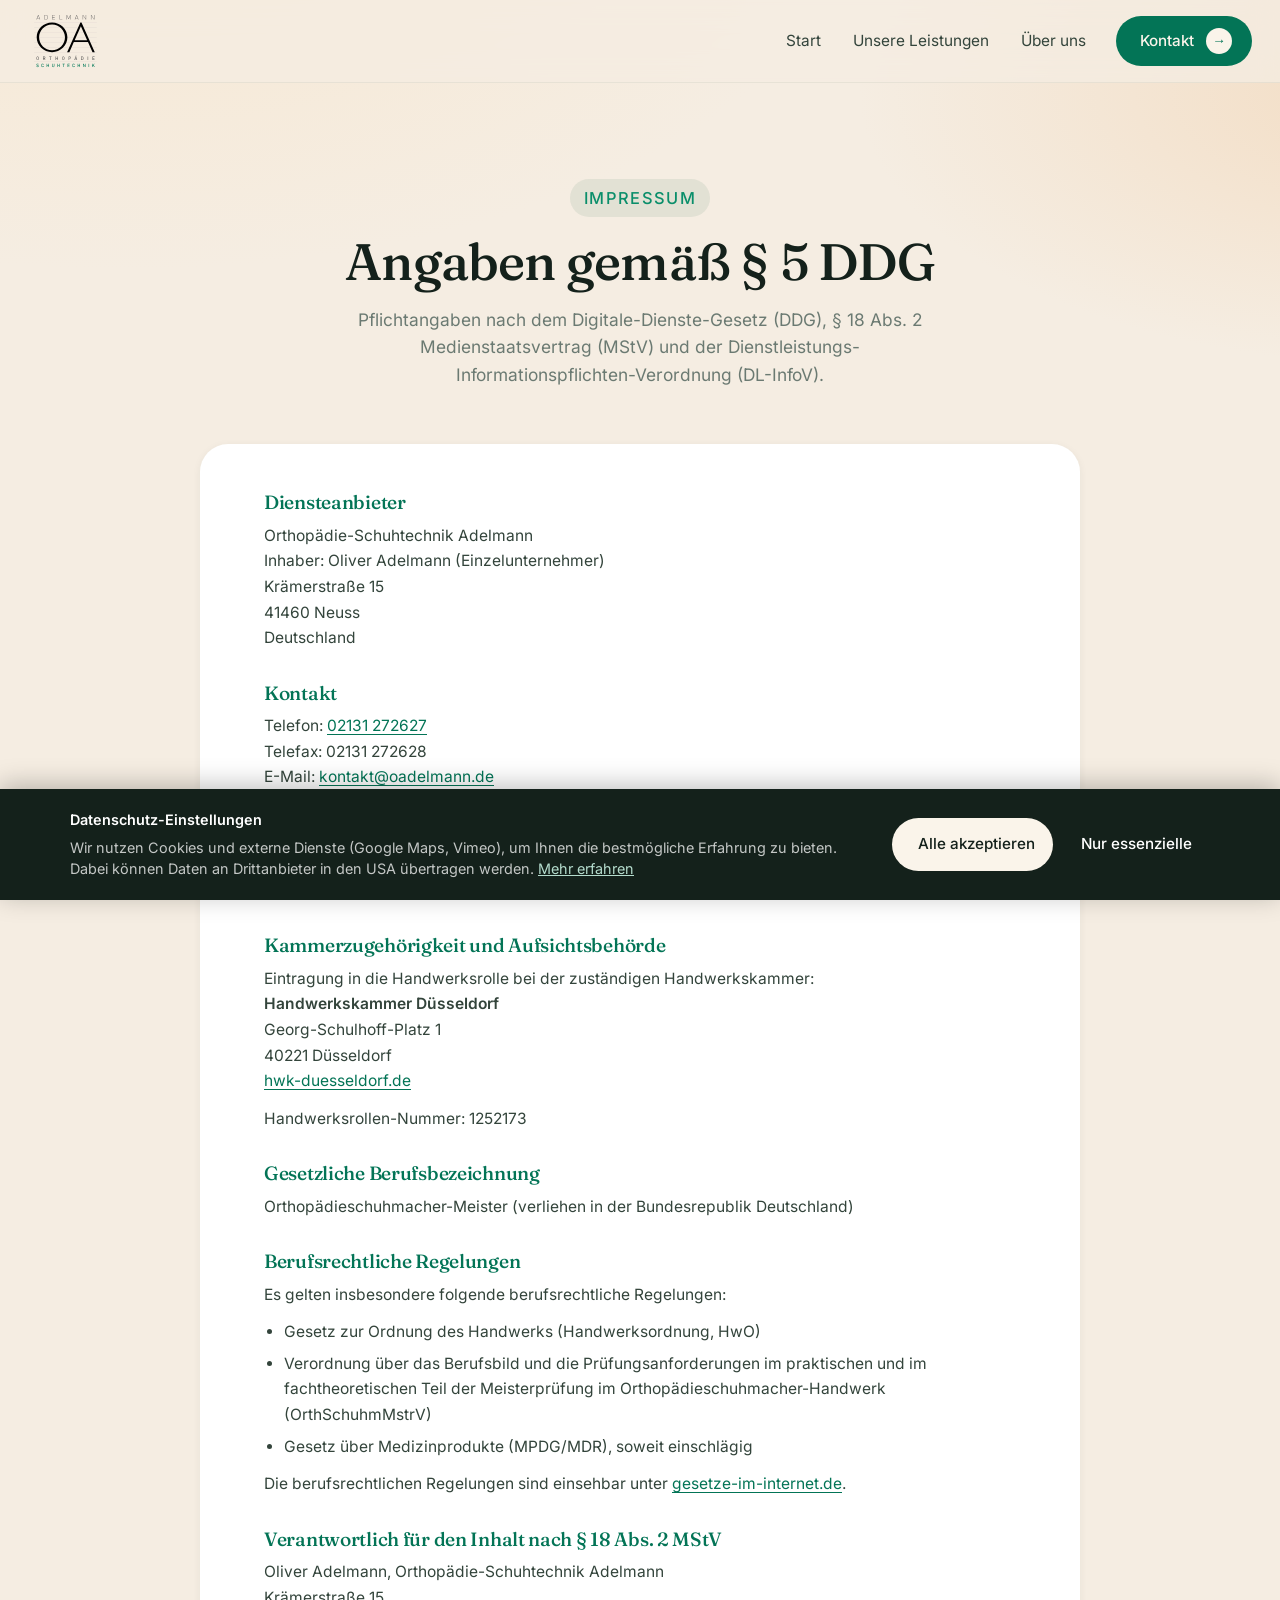
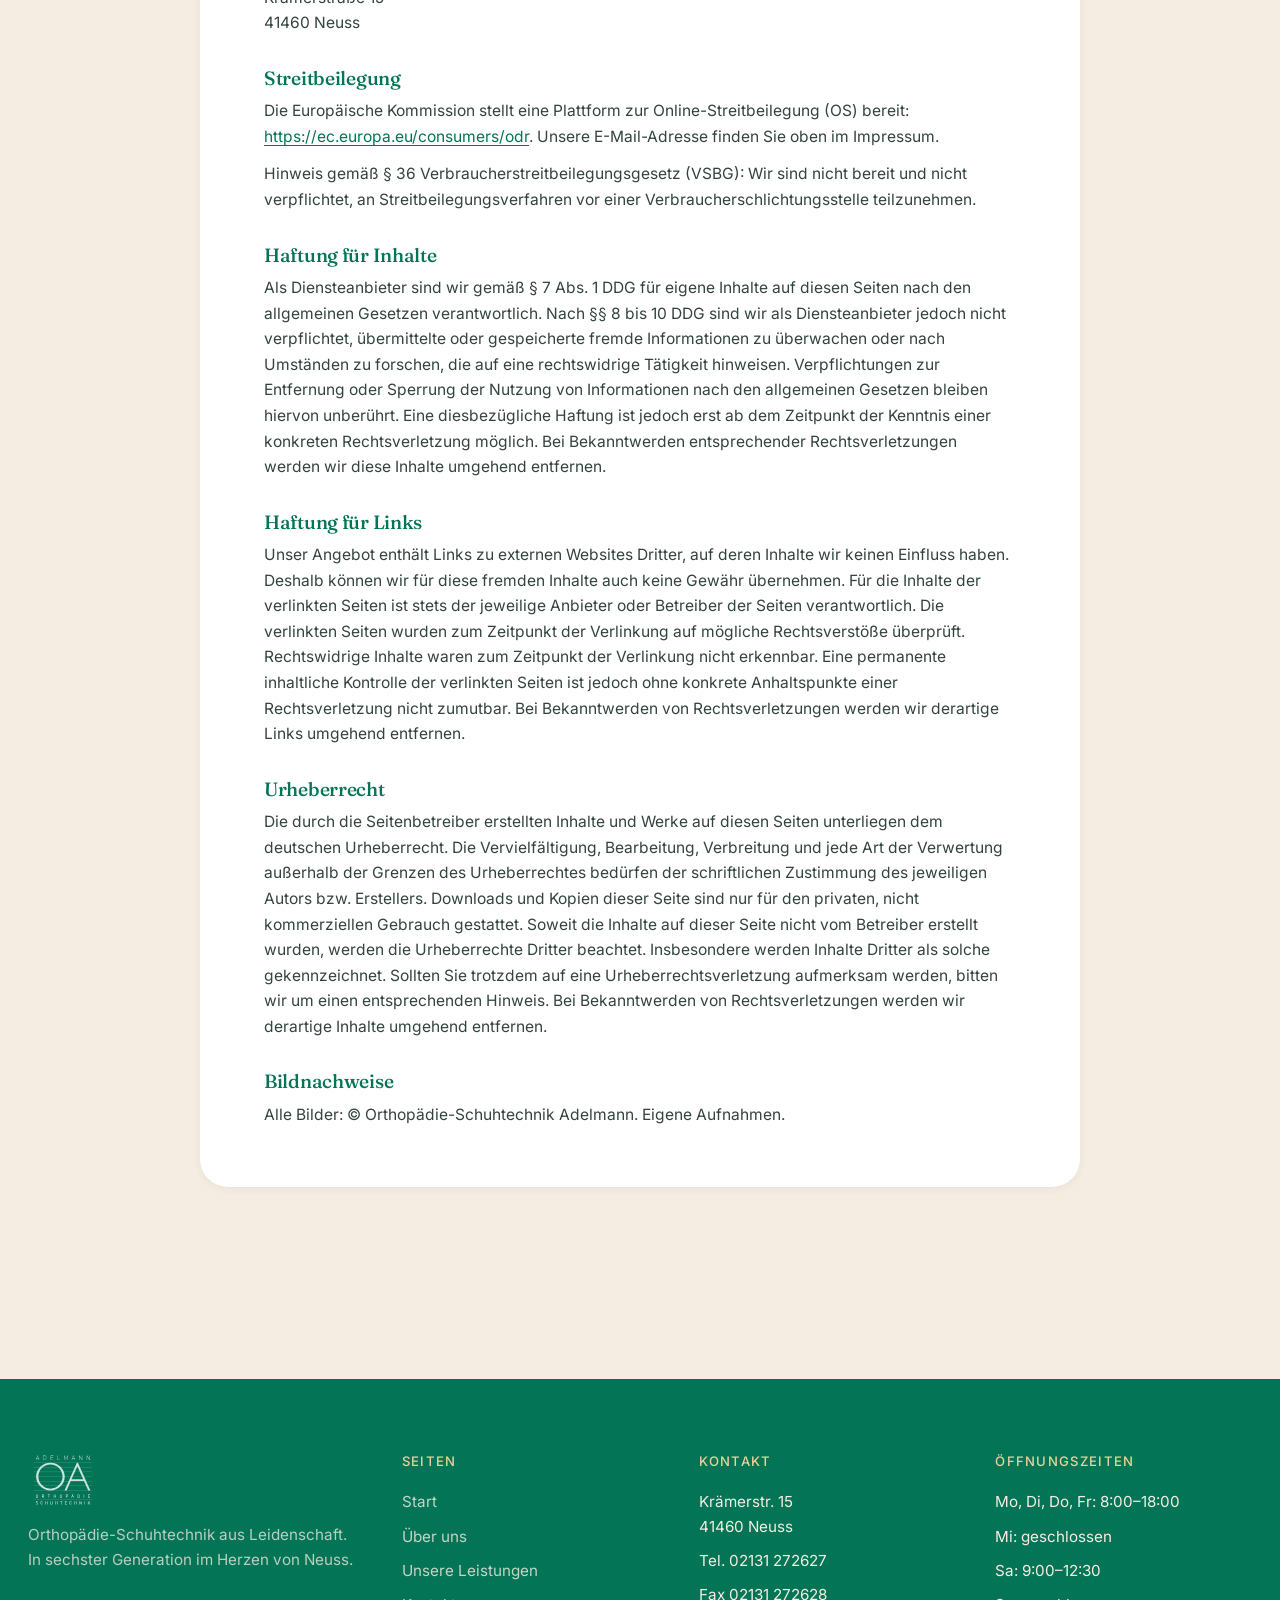
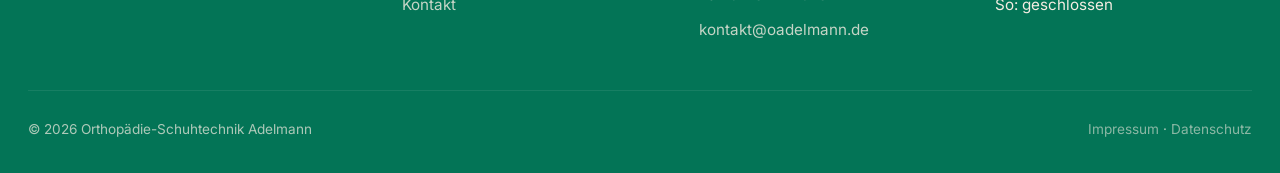
<file: impressum.html>
<!doctype html>
<html lang="de">
<head>
  <meta charset="utf-8" />
  <meta name="viewport" content="width=device-width, initial-scale=1" />
  <meta name="theme-color" content="#037456" />
  <title>Impressum · Orthopädie-Schuhtechnik Adelmann</title>
  <meta name="description" content="Impressum der Orthopädie-Schuhtechnik Adelmann, Krämerstraße 15, 41460 Neuss." />
  <link rel="stylesheet" href="styles.css" />
</head>
<body>

  <header class="nav">
    <div class="container">
      <a href="index.html" class="brand" aria-label="OA Adelmann Startseite"><img src="OA_OKay.svg" alt="OA Adelmann" class="brand-logo"/></a>
      <nav class="nav-links" aria-label="Hauptnavigation">
        <a href="index.html">Start</a>
        <a href="leistungen/">Unsere Leistungen</a>
        <a href="ueber-uns.html">Über uns</a>
        <a href="kontakt.html" class="btn btn-dark">Kontakt <span class="arrow">→</span></a>
      </nav>
      <button class="nav-toggle" aria-label="Menü öffnen"><span></span></button>
    </div>
  </header>

  <!-- Impressum -->
  <section class="section" style="padding-top: 6rem;">
    <div class="container">
      <div class="section-head reveal">
        <span class="eyebrow">Impressum</span>
        <h2>Angaben gemäß § 5 DDG</h2>
        <p>Pflichtangaben nach dem Digitale-Dienste-Gesetz (DDG), § 18 Abs. 2 Medienstaatsvertrag (MStV) und der Dienstleistungs-Informationspflichten-Verordnung (DL-InfoV).</p>
      </div>

      <div class="legal-doc reveal">
        <h3>Diensteanbieter</h3>
        <p>Orthopädie-Schuhtechnik Adelmann<br/>
           Inhaber: Oliver Adelmann (Einzelunternehmer)<br/>
           Krämerstraße 15<br/>
           41460 Neuss<br/>
           Deutschland</p>

        <h3>Kontakt</h3>
        <p>Telefon: <a href="tel:+492131272627">02131 272627</a><br/>
           Telefax: 02131 272628<br/>
           E-Mail: <a href="mailto:kontakt@oadelmann.de">kontakt@oadelmann.de</a></p>

        <h3>Umsatzsteuer-Identifikationsnummer</h3>
        <p>Umsatzsteuer-Identifikationsnummer gemäß § 27a Umsatzsteuergesetz:<br/>
           DE 120 696 457</p>

        <h3>Kammerzugehörigkeit und Aufsichtsbehörde</h3>
        <p>Eintragung in die Handwerksrolle bei der zuständigen Handwerkskammer:<br/>
           <strong>Handwerkskammer Düsseldorf</strong><br/>
           Georg-Schulhoff-Platz 1<br/>
           40221 Düsseldorf<br/>
           <a href="https://www.hwk-duesseldorf.de" target="_blank" rel="noopener">hwk-duesseldorf.de</a></p>
        <p>Handwerksrollen-Nummer: 1252173</p>

        <h3>Gesetzliche Berufsbezeichnung</h3>
        <p>Orthopädieschuhmacher-Meister (verliehen in der Bundesrepublik Deutschland)</p>

        <h3>Berufsrechtliche Regelungen</h3>
        <p>Es gelten insbesondere folgende berufsrechtliche Regelungen:</p>
        <ul>
          <li>Gesetz zur Ordnung des Handwerks (Handwerksordnung, HwO)</li>
          <li>Verordnung über das Berufsbild und die Prüfungsanforderungen im praktischen und im fachtheoretischen Teil der Meisterprüfung im Orthopädieschuhmacher-Handwerk (OrthSchuhmMstrV)</li>
          <li>Gesetz über Medizinprodukte (MPDG/MDR), soweit einschlägig</li>
        </ul>
        <p>Die berufsrechtlichen Regelungen sind einsehbar unter <a href="https://www.gesetze-im-internet.de" target="_blank" rel="noopener">gesetze-im-internet.de</a>.</p>

        <h3>Verantwortlich für den Inhalt nach § 18 Abs. 2 MStV</h3>
        <p>Oliver Adelmann, Orthopädie-Schuhtechnik Adelmann<br/>
           Krämerstraße 15<br/>
           41460 Neuss</p>

        <h3>Streitbeilegung</h3>
        <p>Die Europäische Kommission stellt eine Plattform zur Online-Streitbeilegung (OS) bereit: <a href="https://ec.europa.eu/consumers/odr" target="_blank" rel="noopener">https://ec.europa.eu/consumers/odr</a>. Unsere E-Mail-Adresse finden Sie oben im Impressum.</p>
        <p>Hinweis gemäß § 36 Verbraucherstreitbeilegungsgesetz (VSBG): Wir sind nicht bereit und nicht verpflichtet, an Streitbeilegungsverfahren vor einer Verbraucherschlichtungsstelle teilzunehmen.</p>

        <h3>Haftung für Inhalte</h3>
        <p>Als Diensteanbieter sind wir gemäß § 7 Abs. 1 DDG für eigene Inhalte auf diesen Seiten nach den allgemeinen Gesetzen verantwortlich. Nach §§ 8 bis 10 DDG sind wir als Diensteanbieter jedoch nicht verpflichtet, übermittelte oder gespeicherte fremde Informationen zu überwachen oder nach Umständen zu forschen, die auf eine rechtswidrige Tätigkeit hinweisen. Verpflichtungen zur Entfernung oder Sperrung der Nutzung von Informationen nach den allgemeinen Gesetzen bleiben hiervon unberührt. Eine diesbezügliche Haftung ist jedoch erst ab dem Zeitpunkt der Kenntnis einer konkreten Rechtsverletzung möglich. Bei Bekanntwerden entsprechender Rechtsverletzungen werden wir diese Inhalte umgehend entfernen.</p>

        <h3>Haftung für Links</h3>
        <p>Unser Angebot enthält Links zu externen Websites Dritter, auf deren Inhalte wir keinen Einfluss haben. Deshalb können wir für diese fremden Inhalte auch keine Gewähr übernehmen. Für die Inhalte der verlinkten Seiten ist stets der jeweilige Anbieter oder Betreiber der Seiten verantwortlich. Die verlinkten Seiten wurden zum Zeitpunkt der Verlinkung auf mögliche Rechtsverstöße überprüft. Rechtswidrige Inhalte waren zum Zeitpunkt der Verlinkung nicht erkennbar. Eine permanente inhaltliche Kontrolle der verlinkten Seiten ist jedoch ohne konkrete Anhaltspunkte einer Rechtsverletzung nicht zumutbar. Bei Bekanntwerden von Rechtsverletzungen werden wir derartige Links umgehend entfernen.</p>

        <h3>Urheberrecht</h3>
        <p>Die durch die Seitenbetreiber erstellten Inhalte und Werke auf diesen Seiten unterliegen dem deutschen Urheberrecht. Die Vervielfältigung, Bearbeitung, Verbreitung und jede Art der Verwertung außerhalb der Grenzen des Urheberrechtes bedürfen der schriftlichen Zustimmung des jeweiligen Autors bzw. Erstellers. Downloads und Kopien dieser Seite sind nur für den privaten, nicht kommerziellen Gebrauch gestattet. Soweit die Inhalte auf dieser Seite nicht vom Betreiber erstellt wurden, werden die Urheberrechte Dritter beachtet. Insbesondere werden Inhalte Dritter als solche gekennzeichnet. Sollten Sie trotzdem auf eine Urheberrechtsverletzung aufmerksam werden, bitten wir um einen entsprechenden Hinweis. Bei Bekanntwerden von Rechtsverletzungen werden wir derartige Inhalte umgehend entfernen.</p>

        <h3>Bildnachweise</h3>
        <p>Alle Bilder: © Orthopädie-Schuhtechnik Adelmann. Eigene Aufnahmen.</p>
      </div>
    </div>
  </section>

  <!-- Footer -->
  <footer class="footer">
    <div class="container">
      <div class="footer-top">
        <div class="footer-brand">
          <a href="index.html" class="brand" aria-label="OA Adelmann"><img src="OA_OKay.svg" alt="OA Adelmann" class="brand-logo"/></a>
          <p>Orthopädie-Schuhtechnik aus Leidenschaft. In sechster Generation im Herzen von Neuss.</p>
        </div>
        <div><h5>Seiten</h5><ul>
          <li><a href="index.html">Start</a></li>
          <li><a href="ueber-uns.html">Über uns</a></li>
          <li><a href="leistungen/">Unsere Leistungen</a></li>
          <li><a href="kontakt.html">Kontakt</a></li>
        </ul></div>
        <div><h5>Kontakt</h5><ul>
          <li>Krämerstr. 15<br/>41460 Neuss</li>
          <li>Tel. 02131 272627</li>
          <li>Fax 02131 272628</li>
          <li><a href="mailto:kontakt@oadelmann.de">kontakt@oadelmann.de</a></li>
        </ul></div>
        <div><h5>Öffnungszeiten</h5><ul>
          <li>Mo, Di, Do, Fr: 8:00–18:00</li>
          <li>Mi: geschlossen</li>
          <li>Sa: 9:00–12:30</li>
          <li>So: geschlossen</li>
        </ul></div>
      </div>
      <div class="footer-bottom">
        <div>© <span id="year">2026</span> Orthopädie-Schuhtechnik Adelmann</div>
        <div><a href="impressum.html">Impressum</a> · <a href="datenschutz.html">Datenschutz</a></div>
      </div>
    </div>
  </footer>

  <script>document.getElementById('year').textContent = new Date().getFullYear();</script>
  <script src="script.js"></script>
<script src="consent.js"></script>
</body>
</html>
</file>
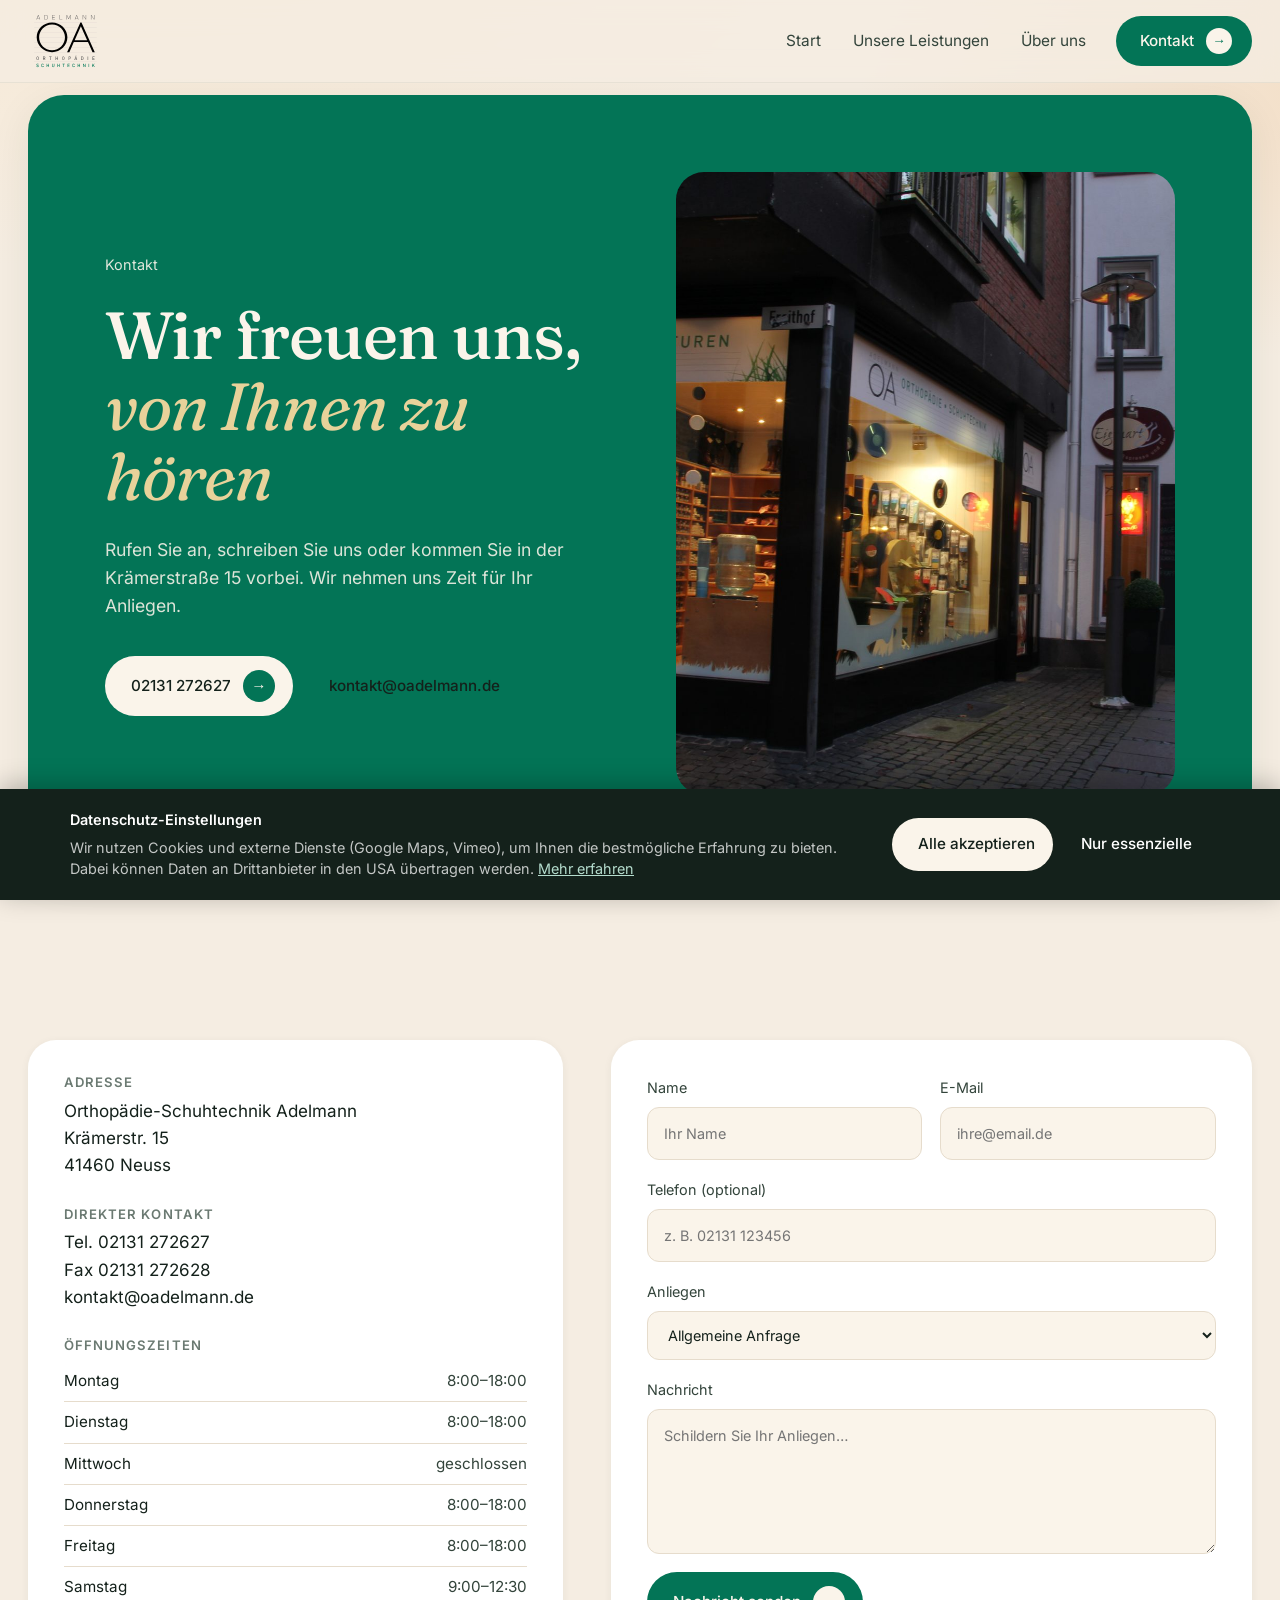
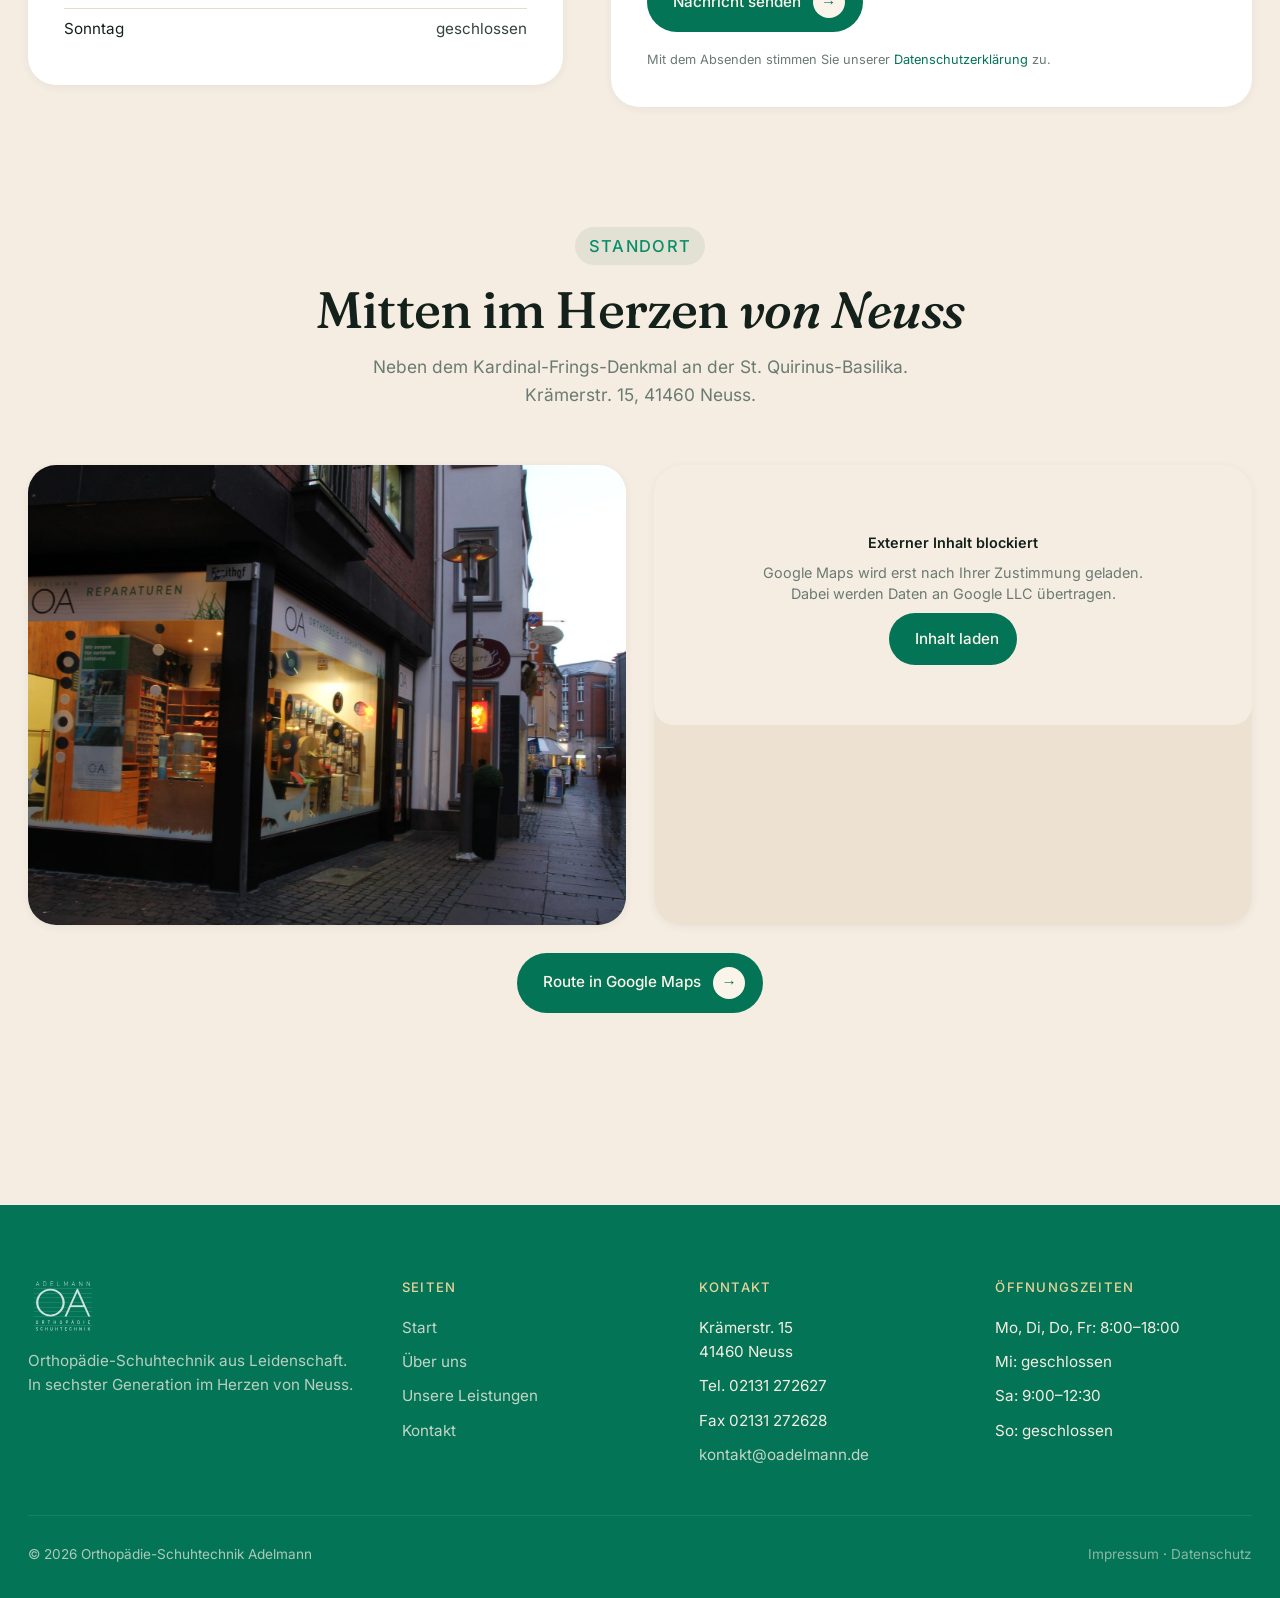
<file: kontakt.html>
<!doctype html>
<html lang="de">
<head>
  <meta charset="utf-8" />
  <meta name="viewport" content="width=device-width, initial-scale=1" />
  <meta name="theme-color" content="#037456" />
  <title>Kontakt · Orthopädie-Schuhtechnik Adelmann</title>
  <meta name="description" content="Adresse, Öffnungszeiten und Kontaktformular. Krämerstraße 15, 41460 Neuss." />
  <link rel="stylesheet" href="styles.css" />
</head>
<body>

  <header class="nav">
    <div class="container">
      <a href="index.html" class="brand" aria-label="OA Adelmann Startseite"><img src="OA_OKay.svg" alt="OA Adelmann" class="brand-logo"/></a>
      <nav class="nav-links" aria-label="Hauptnavigation">
        <a href="index.html">Start</a>
        <a href="leistungen/">Unsere Leistungen</a>
        <a href="ueber-uns.html">Über uns</a>
        <a href="kontakt.html" class="btn btn-dark is-active">Kontakt <span class="arrow">→</span></a>
      </nav>
      <button class="nav-toggle" aria-label="Menü öffnen"><span></span></button>
    </div>
  </header>

  <!-- Hero -->
  <section class="hero container">
    <div class="hero-card reveal">
      <div>
        <div class="hero-eyebrow"><span>Kontakt</span></div>
        <h1>Wir freuen uns, <em>von Ihnen zu hören</em></h1>
        <p class="lead">Rufen Sie an, schreiben Sie uns oder kommen Sie in der Krämerstraße 15 vorbei. Wir nehmen uns Zeit für Ihr Anliegen.</p>
        <div class="hero-actions">
          <a href="tel:+492131272627" class="btn btn-primary">02131 272627 <span class="arrow">→</span></a>
          <a href="mailto:kontakt@oadelmann.de" class="btn btn-ghost">kontakt@oadelmann.de</a>
        </div>
      </div>
      <div class="hero-visual has-image">
        <img src="images/Geschaeft.jpg" alt="Ladengeschäft Adelmann, Krämerstr. 15, Neuss" loading="eager" />
      </div>
    </div>
  </section>

  <!-- Contact grid -->
  <section class="section">
    <div class="container">
      <div class="contact-grid">
        <aside class="contact-info reveal">
          <div class="contact-block">
            <h4>Adresse</h4>
            <p>Orthopädie-Schuhtechnik Adelmann<br/>
               Krämerstr. 15<br/>
               41460 Neuss</p>
          </div>
          <div class="contact-block">
            <h4>Direkter Kontakt</h4>
            <p>Tel. 02131 272627<br/>
               Fax 02131 272628<br/>
               <a href="mailto:kontakt@oadelmann.de">kontakt@oadelmann.de</a></p>
          </div>
          <div class="contact-block">
            <h4>Öffnungszeiten</h4>
            <table class="hours-table">
              <tr><td>Montag</td><td>8:00–18:00</td></tr>
              <tr><td>Dienstag</td><td>8:00–18:00</td></tr>
              <tr><td>Mittwoch</td><td>geschlossen</td></tr>
              <tr><td>Donnerstag</td><td>8:00–18:00</td></tr>
              <tr><td>Freitag</td><td>8:00–18:00</td></tr>
              <tr><td>Samstag</td><td>9:00–12:30</td></tr>
              <tr><td>Sonntag</td><td>geschlossen</td></tr>
            </table>
          </div>
        </aside>

        <form class="contact-form reveal"
              action="https://api.web3forms.com/submit"
              method="POST">
          <!-- Web3Forms: OA_Kontakt -->
          <input type="hidden" name="access_key" value="1eabd11c-54fc-4ccc-9887-4c0c6a9a7c59">
          <input type="hidden" name="subject" value="Neue Kontaktanfrage über oadelmann.de">
          <input type="hidden" name="from_name" value="Website · Kontaktformular">
          <input type="hidden" name="redirect" value="https://oadelmann.de/danke.html">
          <!-- Honeypot -->
          <input type="checkbox" name="botcheck" tabindex="-1" autocomplete="off" style="display:none" aria-hidden="true">

          <div class="form-row">
            <label>Name
              <input type="text" name="name" required autocomplete="name" placeholder="Ihr Name" />
            </label>
            <label>E-Mail
              <input type="email" name="email" required autocomplete="email" placeholder="ihre@email.de" />
            </label>
          </div>
          <label>Telefon (optional)
            <input type="tel" name="phone" autocomplete="tel" placeholder="z. B. 02131 123456" />
          </label>
          <label>Anliegen
            <select name="topic">
              <option>Allgemeine Anfrage</option>
              <option>Einlagen</option>
              <option>Maßschuhe</option>
              <option>Schuhzurichtungen</option>
              <option>3D-Analyse</option>
              <option>Sportlerberatung</option>
            </select>
          </label>
          <label>Nachricht
            <textarea name="message" rows="5" placeholder="Schildern Sie Ihr Anliegen…"></textarea>
          </label>
          <button type="submit" class="btn btn-dark" style="justify-self: start;">Nachricht senden <span class="arrow">→</span></button>
          <p style="font-size: 0.8rem; color: var(--ink-500); margin: 0;">Mit dem Absenden stimmen Sie unserer <a href="datenschutz.html" style="color: var(--green-800);">Datenschutzerklärung</a> zu.</p>
        </form>
      </div>
    </div>
  </section>

  <!-- Standort -->
  <section class="section" id="standort" style="padding-top: 0;">
    <div class="container">
      <div class="section-head reveal">
        <span class="eyebrow">Standort</span>
        <h2>Mitten im Herzen <em>von Neuss</em></h2>
        <p>Neben dem Kardinal-Frings-Denkmal an der St. Quirinus-Basilika. Krämerstr. 15, 41460 Neuss.</p>
      </div>
      <div class="location-grid reveal">
        <div class="location-photo"><img src="images/Geschaeft.jpg" alt="Ladengeschäft Adelmann, Krämerstr. 15, Neuss" loading="lazy" /></div>
        <div class="location-map">
          <iframe
            title="Google Maps: Krämerstr. 15, 41460 Neuss"
            data-src="https://www.google.com/maps?q=Kr%C3%A4merstra%C3%9Fe+15,+41460+Neuss&amp;output=embed"
            loading="lazy" referrerpolicy="no-referrer-when-downgrade"
            allowfullscreen></iframe>
        </div>
      </div>
      <div class="location-actions reveal">
        <a class="btn btn-dark" href="https://www.google.com/maps/search/?api=1&amp;query=Kr%C3%A4merstra%C3%9Fe+15%2C+41460+Neuss" target="_blank" rel="noopener">Route in Google Maps <span class="arrow">→</span></a>
      </div>
    </div>
  </section>

  <!-- Footer -->
  <footer class="footer">
    <div class="container">
      <div class="footer-top">
        <div class="footer-brand">
          <a href="index.html" class="brand" aria-label="OA Adelmann"><img src="OA_OKay.svg" alt="OA Adelmann" class="brand-logo"/></a>
          <p>Orthopädie-Schuhtechnik aus Leidenschaft. In sechster Generation im Herzen von Neuss.</p>
        </div>
        <div><h5>Seiten</h5><ul>
          <li><a href="index.html">Start</a></li>
          <li><a href="ueber-uns.html">Über uns</a></li>
          <li><a href="leistungen/">Unsere Leistungen</a></li>
          <li><a href="kontakt.html">Kontakt</a></li>
        </ul></div>
        <div><h5>Kontakt</h5><ul>
          <li>Krämerstr. 15<br/>41460 Neuss</li>
          <li>Tel. 02131 272627</li>
          <li>Fax 02131 272628</li>
          <li><a href="mailto:kontakt@oadelmann.de">kontakt@oadelmann.de</a></li>
        </ul></div>
        <div><h5>Öffnungszeiten</h5><ul>
          <li>Mo, Di, Do, Fr: 8:00–18:00</li>
          <li>Mi: geschlossen</li>
          <li>Sa: 9:00–12:30</li>
          <li>So: geschlossen</li>
        </ul></div>
      </div>
      <div class="footer-bottom">
        <div>© <span id="year">2026</span> Orthopädie-Schuhtechnik Adelmann</div>
        <div><a href="impressum.html">Impressum</a> · <a href="datenschutz.html">Datenschutz</a></div>
      </div>
    </div>
  </footer>

  <script>document.getElementById('year').textContent = new Date().getFullYear();</script>
  <script src="script.js"></script>
<script src="consent.js"></script>
</body>
</html>
</file>
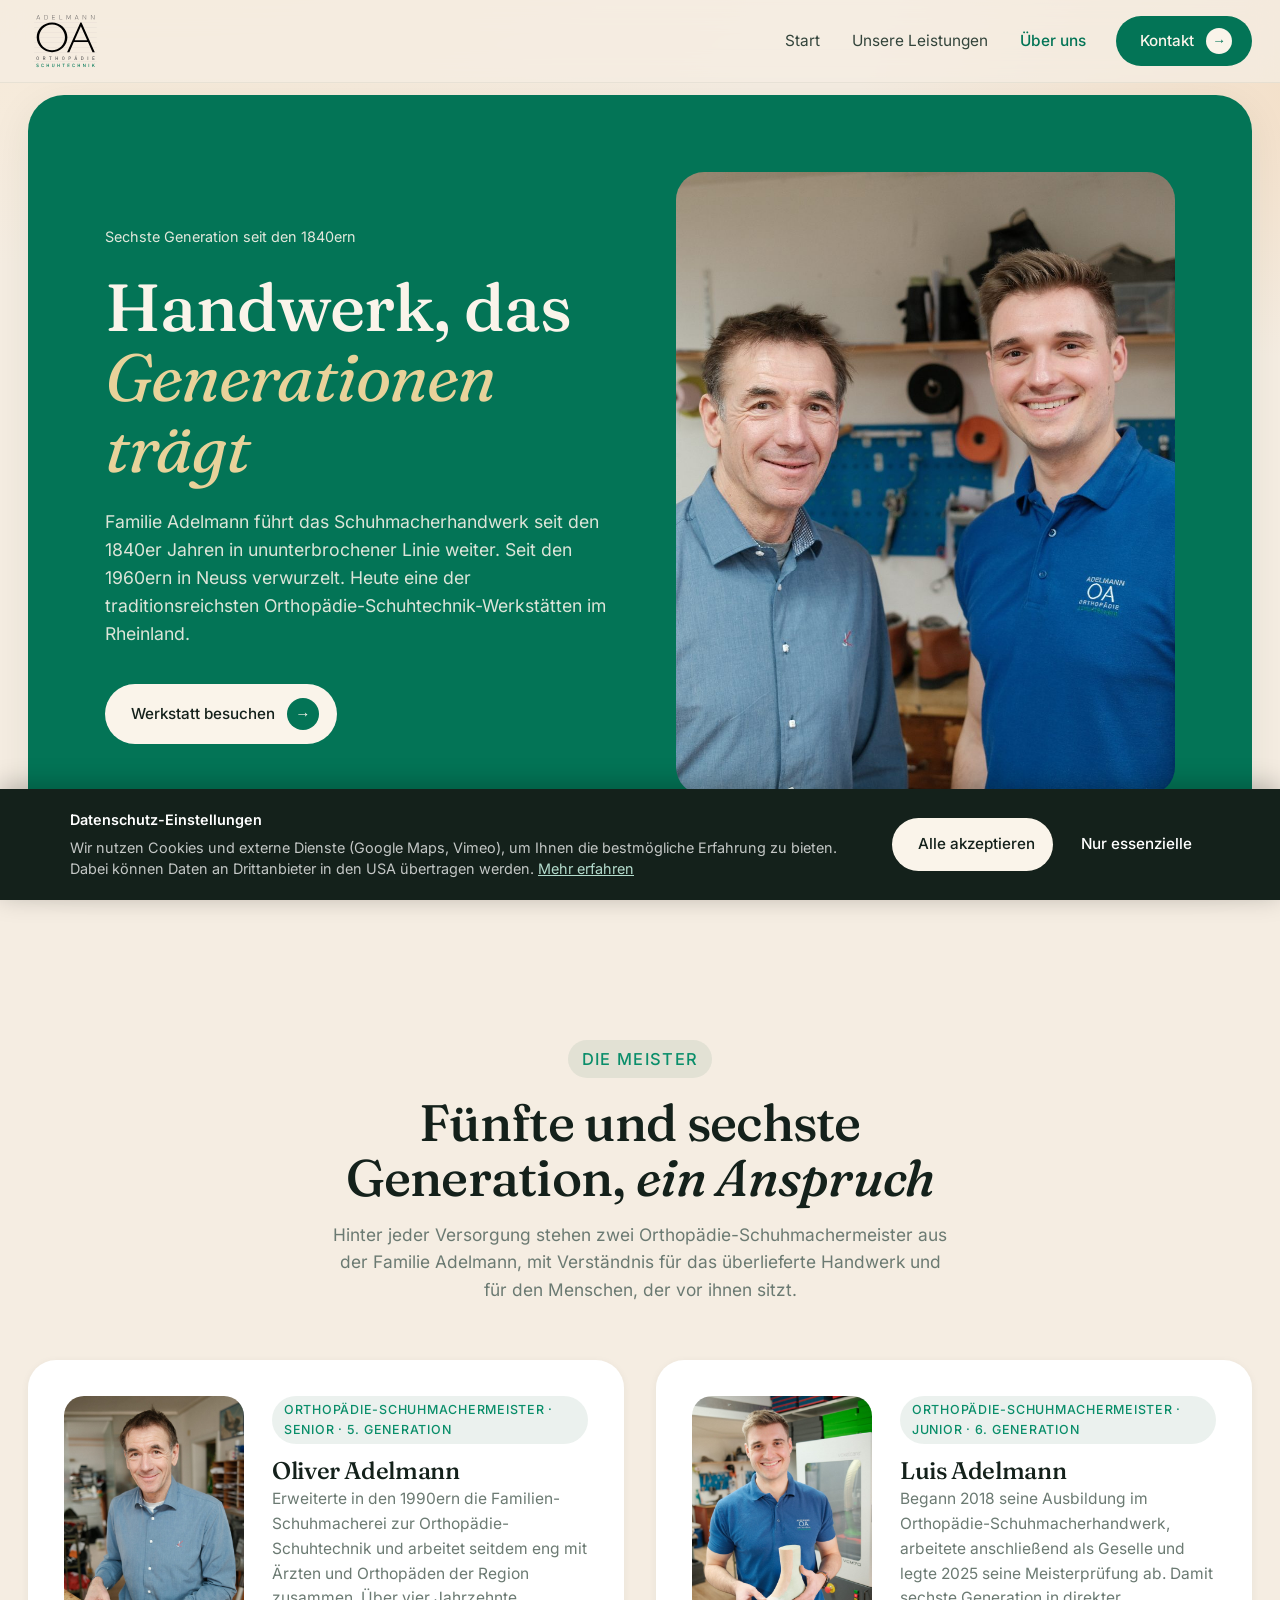
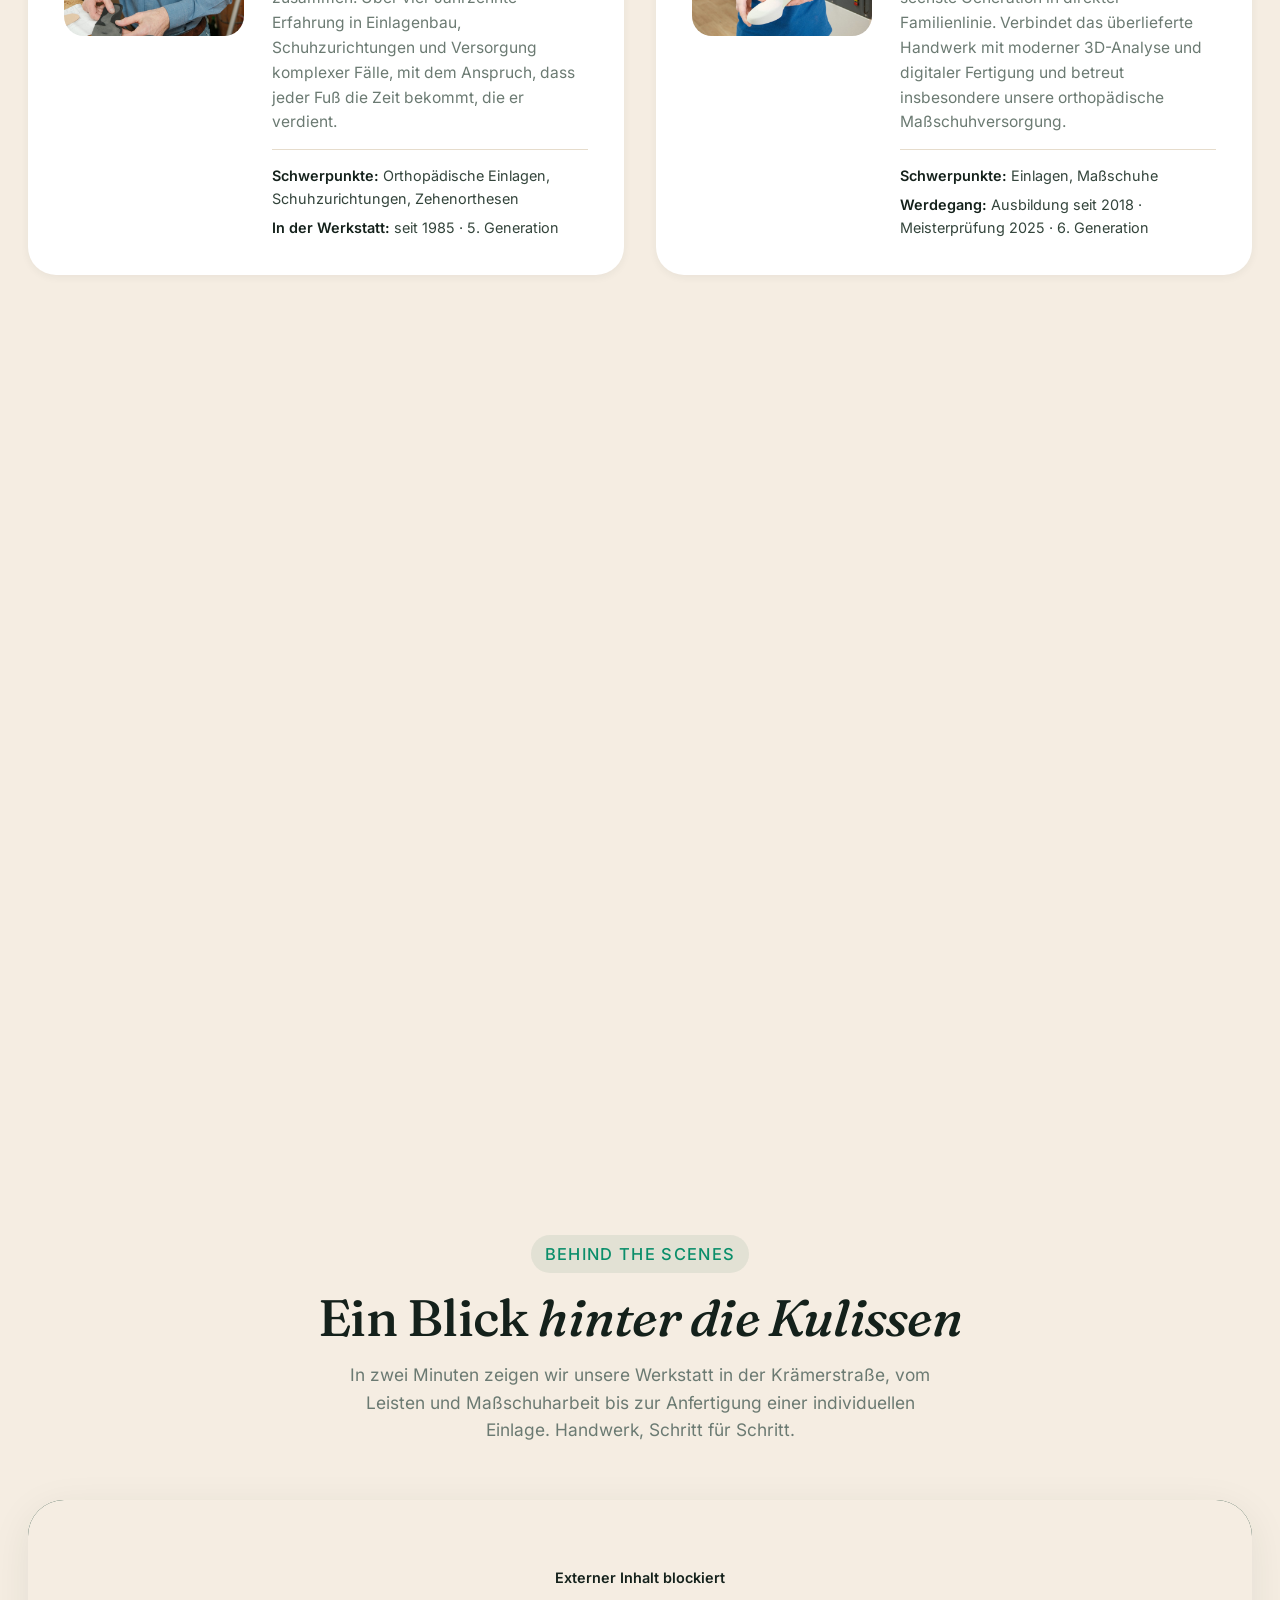
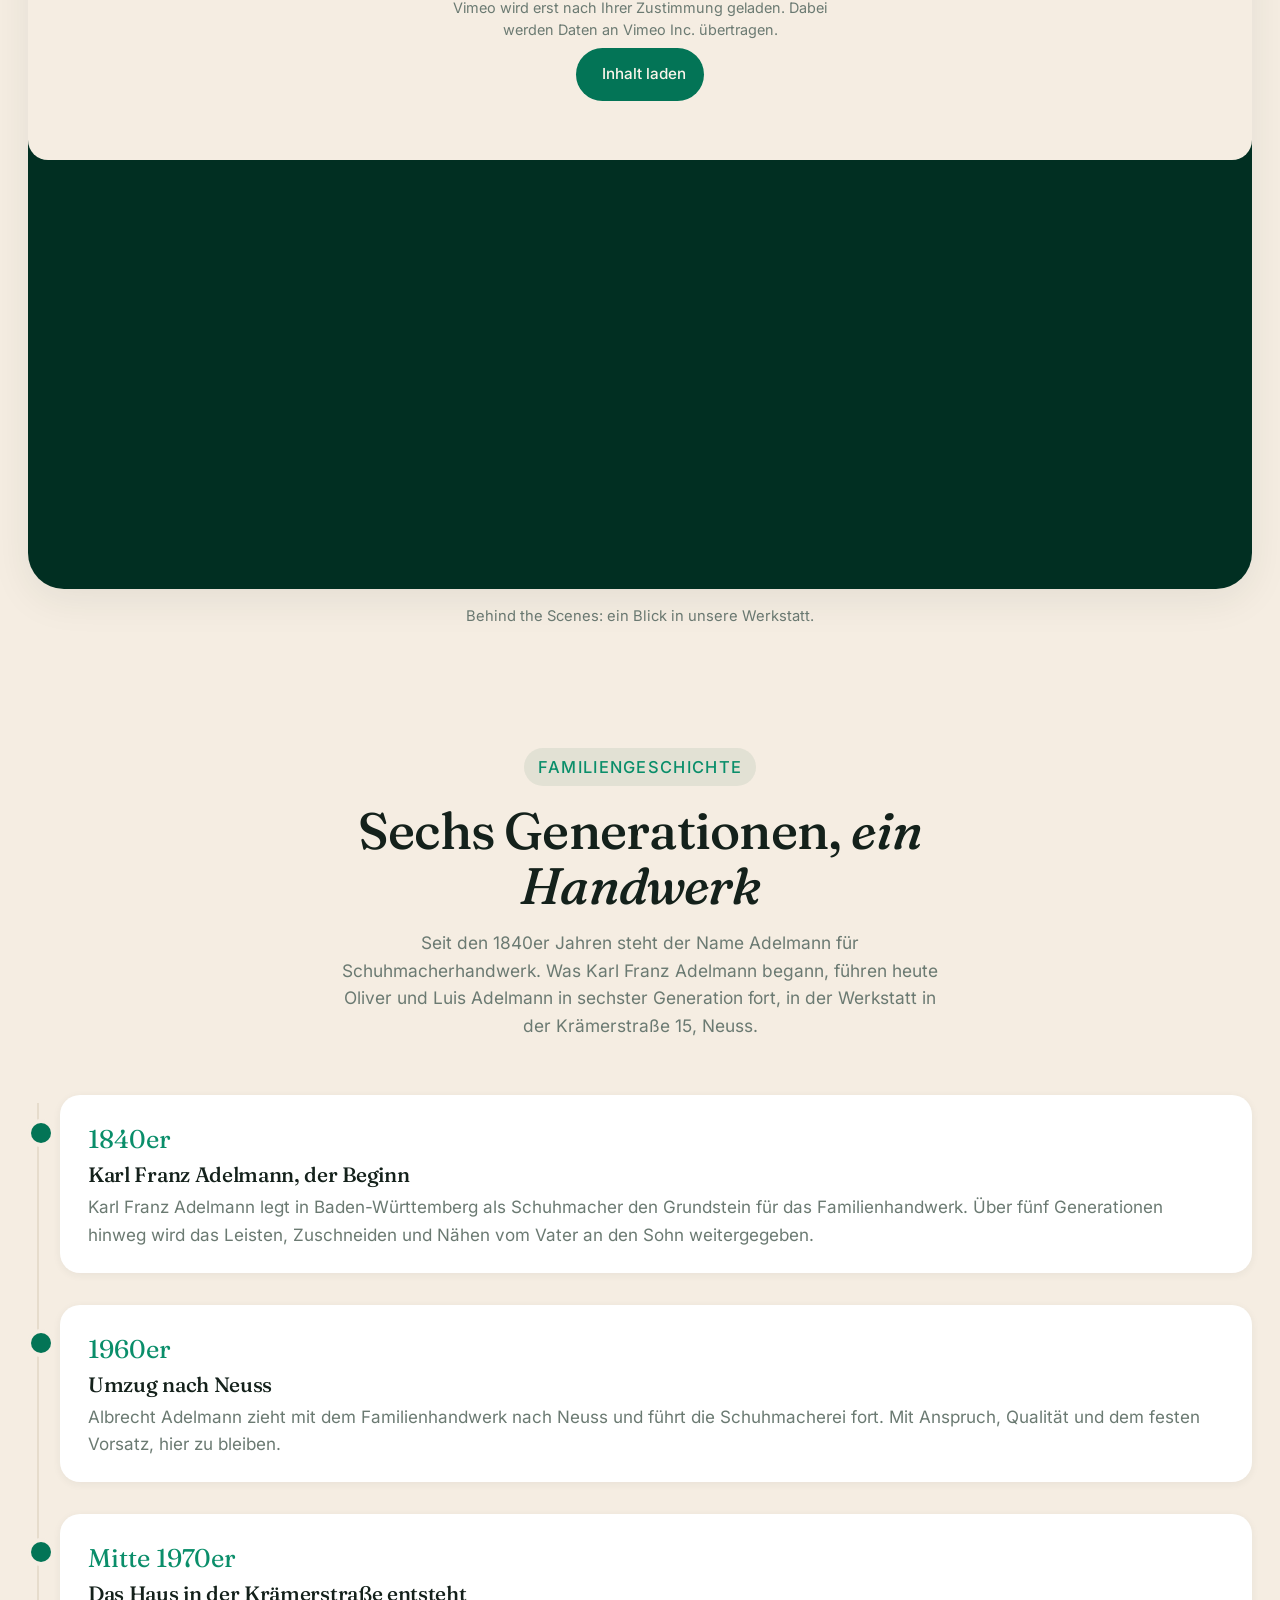
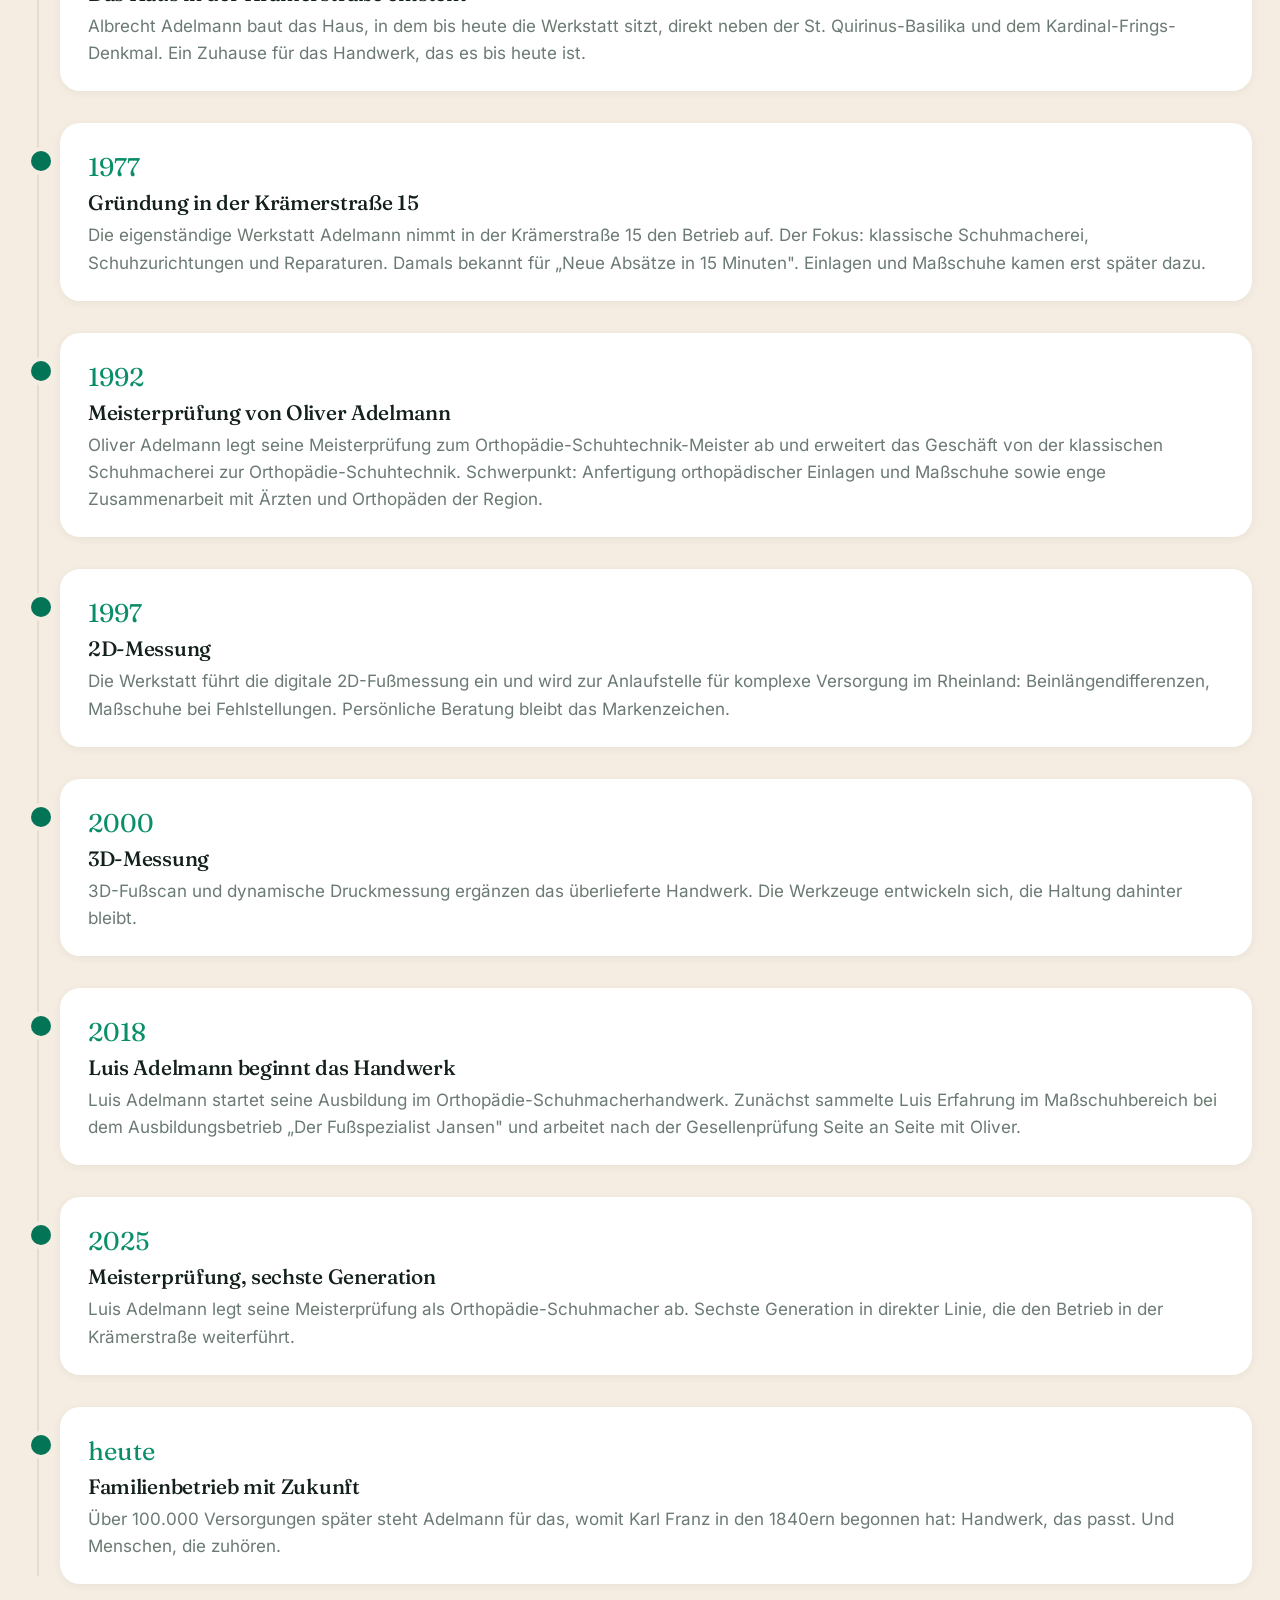
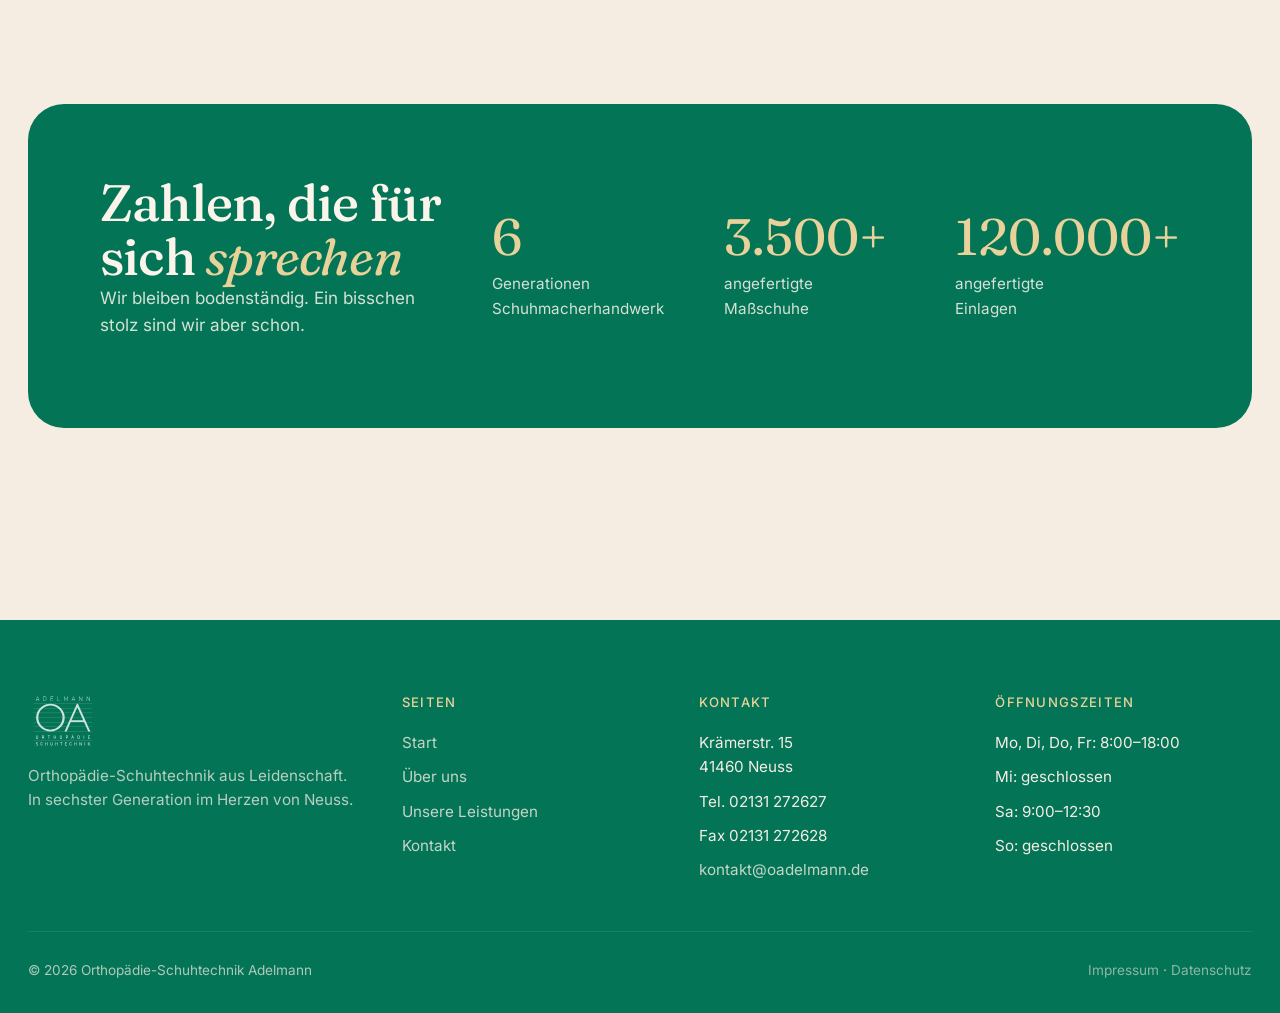
<file: ueber-uns.html>
<!doctype html>
<html lang="de">
<head>
  <meta charset="utf-8" />
  <meta name="viewport" content="width=device-width, initial-scale=1" />
  <meta name="theme-color" content="#037456" />
  <title>Über uns · Orthopädie-Schuhtechnik Adelmann</title>
  <meta name="description" content="Seit 1977 steht Familie Adelmann für Orthopädie-Schuhtechnik aus Leidenschaft im Herzen von Neuss." />
  <link rel="stylesheet" href="styles.css" />
</head>
<body>

  <header class="nav">
    <div class="container">
      <a href="index.html" class="brand" aria-label="OA Adelmann Startseite"><img src="OA_OKay.svg" alt="OA Adelmann" class="brand-logo"/></a>
      <nav class="nav-links" aria-label="Hauptnavigation">
        <a href="index.html">Start</a>
        <a href="leistungen/">Unsere Leistungen</a>
        <a href="ueber-uns.html" class="is-active">Über uns</a>
        <a href="kontakt.html" class="btn btn-dark">Kontakt <span class="arrow">→</span></a>
      </nav>
      <button class="nav-toggle" aria-label="Menü öffnen"><span></span></button>
    </div>
  </header>

  <!-- Page header / small hero -->
  <section class="hero container">
    <div class="hero-card reveal">
      <div>
        <div class="hero-eyebrow"><span>Sechste Generation seit den 1840ern</span></div>
        <h1>Handwerk, das <em>Generationen trägt</em></h1>
        <p class="lead">Familie Adelmann führt das Schuhmacherhandwerk seit den 1840er Jahren in ununterbrochener Linie weiter. Seit den 1960ern in Neuss verwurzelt. Heute eine der traditionsreichsten Orthopädie-Schuhtechnik-Werkstätten im Rheinland.</p>
        <div class="hero-actions">
          <a href="kontakt.html" class="btn btn-primary">Werkstatt besuchen <span class="arrow">→</span></a>
        </div>
      </div>
      <div class="hero-visual has-image">
        <img src="images/DSCF1260.jpg" alt="Werkstatt der Orthopädie-Schuhtechnik Adelmann" loading="eager" />
      </div>
    </div>
  </section>

  <!-- Meister -->
  <section class="section">
    <div class="container">
      <div class="section-head reveal">
        <span class="eyebrow">Die Meister</span>
        <h2>Fünfte und sechste Generation, <em>ein Anspruch</em></h2>
        <p>Hinter jeder Versorgung stehen zwei Orthopädie-Schuhmachermeister aus der Familie Adelmann, mit Verständnis für das überlieferte Handwerk und für den Menschen, der vor ihnen sitzt.</p>
      </div>
      <div class="meister-grid">
        <article class="meister-card reveal">
          <div class="meister-photo"><img src="images/DSCF1207.jpg" alt="Oliver Adelmann, Orthopädie-Schuhmachermeister" loading="lazy" /></div>
          <div>
            <span class="meister-role">Orthopädie-Schuhmachermeister · Senior · 5. Generation</span>
            <h3>Oliver Adelmann</h3>
            <p>Erweiterte in den 1990ern die Familien-Schuhmacherei zur Orthopädie-Schuhtechnik und arbeitet seitdem eng mit Ärzten und Orthopäden der Region zusammen. Über vier Jahrzehnte Erfahrung in Einlagenbau, Schuhzurichtungen und Versorgung komplexer Fälle, mit dem Anspruch, dass jeder Fuß die Zeit bekommt, die er verdient.</p>
            <div class="meister-meta">
              <div><strong>Schwerpunkte:</strong> Orthopädische Einlagen, Schuhzurichtungen, Zehenorthesen</div>
              <div><strong>In der Werkstatt:</strong> seit 1985 · 5. Generation</div>
            </div>
          </div>
        </article>
        <article class="meister-card reveal">
          <div class="meister-photo"><img src="images/DSCF1225.jpg" alt="Luis Adelmann, Orthopädie-Schuhmachermeister" loading="lazy" /></div>
          <div>
            <span class="meister-role">Orthopädie-Schuhmachermeister · Junior · 6. Generation</span>
            <h3>Luis Adelmann</h3>
            <p>Begann 2018 seine Ausbildung im Orthopädie-Schuhmacher­handwerk, arbeitete anschließend als Geselle und legte 2025 seine Meisterprüfung ab. Damit sechste Generation in direkter Familienlinie. Verbindet das überlieferte Handwerk mit moderner 3D-Analyse und digitaler Fertigung und betreut insbesondere unsere orthopädische Maßschuhversorgung.</p>
            <div class="meister-meta">
              <div><strong>Schwerpunkte:</strong> Einlagen, Maßschuhe</div>
              <div><strong>Werdegang:</strong> Ausbildung seit 2018 · Meisterprüfung 2025 · 6. Generation</div>
            </div>
          </div>
        </article>
      </div>
    </div>
  </section>

  <!-- Story -->
  <section class="section" style="padding-top: 0;">
    <div class="container">
      <div class="section-head reveal">
        <span class="eyebrow">Unsere Geschichte</span>
        <h2>Im Schatten der Basilika</h2>
        <p>1977 zogen wir in die Krämerstraße 15, direkt neben das Kardinal-Frings-Denkmal an der St. Quirinus-Basilika. Hier arbeiten wir bis heute: am selben Ort, mit demselben Anspruch.</p>
      </div>

      <div class="compare">
        <div class="compare-col reveal">
          <h3>Unsere Werte</h3>
          <ul class="compare-list">
            <li>
              <span class="ico"><svg xmlns="http://www.w3.org/2000/svg" viewBox="0 0 24 24" fill="none" stroke="currentColor" stroke-width="2.4" stroke-linecap="round" stroke-linejoin="round"><path d="m5 12 5 5L20 6"/></svg></span>
              <span><strong>Traditionelles Handwerk</strong><span class="desc">Techniken, die über Generationen weitergegeben und täglich verfeinert werden.</span></span>
            </li>
            <li>
              <span class="ico"><svg xmlns="http://www.w3.org/2000/svg" viewBox="0 0 24 24" fill="none" stroke="currentColor" stroke-width="2.4" stroke-linecap="round" stroke-linejoin="round"><path d="m5 12 5 5L20 6"/></svg></span>
              <span><strong>Persönliche Beratung</strong><span class="desc">Wir nehmen uns Zeit, hören zu, erklären und entscheiden gemeinsam mit Ihnen.</span></span>
            </li>
            <li>
              <span class="ico"><svg xmlns="http://www.w3.org/2000/svg" viewBox="0 0 24 24" fill="none" stroke="currentColor" stroke-width="2.4" stroke-linecap="round" stroke-linejoin="round"><path d="m5 12 5 5L20 6"/></svg></span>
              <span><strong>Moderne Technik</strong><span class="desc">3D-Analyse und Scan-Verfahren ergänzen das bewährte Handwerk.</span></span>
            </li>
          </ul>
        </div>
        <div class="compare-col is-featured reveal">
          <h3><em>Unser Versprechen</em></h3>
          <ul class="compare-list">
            <li>
              <span class="ico"><svg xmlns="http://www.w3.org/2000/svg" viewBox="0 0 24 24" fill="none" stroke="currentColor" stroke-width="2.4" stroke-linecap="round" stroke-linejoin="round"><path d="m5 12 5 5L20 6"/></svg></span>
              <span><strong>Individuell, ohne Kompromiss</strong><span class="desc">Keine Versorgung von der Stange. Jeder Fuß bekommt die Aufmerksamkeit, die er verdient.</span></span>
            </li>
            <li>
              <span class="ico"><svg xmlns="http://www.w3.org/2000/svg" viewBox="0 0 24 24" fill="none" stroke="currentColor" stroke-width="2.4" stroke-linecap="round" stroke-linejoin="round"><path d="m5 12 5 5L20 6"/></svg></span>
              <span><strong>Transparenz &amp; Zeit</strong><span class="desc">Ehrliche Beratung, nachvollziehbare Empfehlungen und Zeit für Fragen.</span></span>
            </li>
            <li>
              <span class="ico"><svg xmlns="http://www.w3.org/2000/svg" viewBox="0 0 24 24" fill="none" stroke="currentColor" stroke-width="2.4" stroke-linecap="round" stroke-linejoin="round"><path d="m5 12 5 5L20 6"/></svg></span>
              <span><strong>Nachsorge &amp; Nähe</strong><span class="desc">Auch nach der Übergabe bleiben wir Ansprechpartner. Für Anpassungen, Reparaturen und Rückfragen.</span></span>
            </li>
          </ul>
        </div>
      </div>
    </div>
  </section>

  <!-- Behind the Scenes Video -->
  <section class="section" style="padding-top: 0;">
    <div class="container">
      <div class="section-head reveal">
        <span class="eyebrow">Behind the Scenes</span>
        <h2>Ein Blick <em>hinter die Kulissen</em></h2>
        <p>In zwei Minuten zeigen wir unsere Werkstatt in der Krämerstraße, vom Leisten und Maßschuharbeit bis zur Anfertigung einer individuellen Einlage. Handwerk, Schritt für Schritt.</p>
      </div>
      <figure class="video-embed reveal">
        <div class="video-frame">
          <iframe data-src="https://player.vimeo.com/video/1183373748?title=0&byline=0&portrait=0&dnt=1"
                  frameborder="0"
                  allow="autoplay; fullscreen; picture-in-picture; clipboard-write"
                  allowfullscreen
                  loading="lazy"
                  title="Behind the Scenes: Werkstatt Adelmann"></iframe>
        </div>
        <figcaption>Behind the Scenes: ein Blick in unsere Werkstatt.</figcaption>
      </figure>
    </div>
  </section>

  <!-- Family history timeline -->
  <section class="section" style="padding-top: 0;">
    <div class="container">
      <div class="section-head reveal">
        <span class="eyebrow">Familiengeschichte</span>
        <h2>Sechs Generationen, <em>ein Handwerk</em></h2>
        <p>Seit den 1840er Jahren steht der Name Adelmann für Schuhmacherhandwerk. Was Karl Franz Adelmann begann, führen heute Oliver und Luis Adelmann in sechster Generation fort, in der Werkstatt in der Krämerstraße 15, Neuss.</p>
      </div>
      <div class="timeline reveal">
        <div class="timeline-item">
          <span class="timeline-year">1840er</span>
          <h4>Karl Franz Adelmann, der Beginn</h4>
          <p>Karl Franz Adelmann legt in Baden-Württemberg als Schuhmacher den Grundstein für das Familienhandwerk. Über fünf Generationen hinweg wird das Leisten, Zuschneiden und Nähen vom Vater an den Sohn weitergegeben.</p>
        </div>
        <div class="timeline-item">
          <span class="timeline-year">1960er</span>
          <h4>Umzug nach Neuss</h4>
          <p>Albrecht Adelmann zieht mit dem Familienhandwerk nach Neuss und führt die Schuhmacherei fort. Mit Anspruch, Qualität und dem festen Vorsatz, hier zu bleiben.</p>
        </div>
        <div class="timeline-item">
          <span class="timeline-year">Mitte 1970er</span>
          <h4>Das Haus in der Krämerstraße entsteht</h4>
          <p>Albrecht Adelmann baut das Haus, in dem bis heute die Werkstatt sitzt, direkt neben der St. Quirinus-Basilika und dem Kardinal-Frings-Denkmal. Ein Zuhause für das Handwerk, das es bis heute ist.</p>
        </div>
        <div class="timeline-item">
          <span class="timeline-year">1977</span>
          <h4>Gründung in der Krämerstraße 15</h4>
          <p>Die eigenständige Werkstatt Adelmann nimmt in der Krämerstraße 15 den Betrieb auf. Der Fokus: klassische Schuhmacherei, Schuhzurichtungen und Reparaturen. Damals bekannt für „Neue Absätze in 15 Minuten". Einlagen und Maßschuhe kamen erst später dazu.</p>
        </div>
        <div class="timeline-item">
          <span class="timeline-year">1992</span>
          <h4>Meisterprüfung von Oliver Adelmann</h4>
          <p>Oliver Adelmann legt seine Meisterprüfung zum Orthopädie-Schuhtechnik-Meister ab und erweitert das Geschäft von der klassischen Schuhmacherei zur Orthopädie-Schuhtechnik. Schwerpunkt: Anfertigung orthopädischer Einlagen und Maßschuhe sowie enge Zusammenarbeit mit Ärzten und Orthopäden der Region.</p>
        </div>
        <div class="timeline-item">
          <span class="timeline-year">1997</span>
          <h4>2D-Messung</h4>
          <p>Die Werkstatt führt die digitale 2D-Fußmessung ein und wird zur Anlaufstelle für komplexe Versorgung im Rheinland: Beinlängen­differenzen, Maßschuhe bei Fehlstellungen. Persönliche Beratung bleibt das Markenzeichen.</p>
        </div>
        <div class="timeline-item">
          <span class="timeline-year">2000</span>
          <h4>3D-Messung</h4>
          <p>3D-Fußscan und dynamische Druckmessung ergänzen das überlieferte Handwerk. Die Werkzeuge entwickeln sich, die Haltung dahinter bleibt.</p>
        </div>
        <div class="timeline-item">
          <span class="timeline-year">2018</span>
          <h4>Luis Adelmann beginnt das Handwerk</h4>
          <p>Luis Adelmann startet seine Ausbildung im Orthopädie-Schuhmacher­handwerk. Zunächst sammelte Luis Erfahrung im Maßschuhbereich bei dem Ausbildungsbetrieb „Der Fußspezialist Jansen" und arbeitet nach der Gesellenprüfung Seite an Seite mit Oliver.</p>
        </div>
        <div class="timeline-item">
          <span class="timeline-year">2025</span>
          <h4>Meisterprüfung, sechste Generation</h4>
          <p>Luis Adelmann legt seine Meisterprüfung als Orthopädie-Schuhmacher ab. Sechste Generation in direkter Linie, die den Betrieb in der Krämerstraße weiterführt.</p>
        </div>
        <div class="timeline-item">
          <span class="timeline-year">heute</span>
          <h4>Familienbetrieb mit Zukunft</h4>
          <p>Über 100.000 Versorgungen später steht Adelmann für das, womit Karl Franz in den 1840ern begonnen hat: Handwerk, das passt. Und Menschen, die zuhören.</p>
        </div>
      </div>
    </div>
  </section>

  <!-- Stats -->
  <section class="section" style="padding-top: 0;">
    <div class="container">
      <div class="stats-wrap reveal">
        <div class="stats-intro">
          <h2>Zahlen, die für sich <em>sprechen</em></h2>
          <p>Wir bleiben bodenständig. Ein bisschen stolz sind wir aber schon.</p>
        </div>
        <div class="stats-grid">
          <div>
            <div class="stat-num">6</div>
            <div class="stat-label">Generationen<br/>Schuhmacherhandwerk</div>
          </div>
          <div>
            <div class="stat-num">3.500+</div>
            <div class="stat-label">angefertigte<br/>Maßschuhe</div>
          </div>
          <div>
            <div class="stat-num">120.000+</div>
            <div class="stat-label">angefertigte<br/>Einlagen</div>
          </div>
        </div>
      </div>
    </div>
  </section>

  <!-- Footer -->
  <footer class="footer">
    <div class="container">
      <div class="footer-top">
        <div class="footer-brand">
          <a href="index.html" class="brand" aria-label="OA Adelmann"><img src="OA_OKay.svg" alt="OA Adelmann" class="brand-logo"/></a>
          <p>Orthopädie-Schuhtechnik aus Leidenschaft. In sechster Generation im Herzen von Neuss.</p>
        </div>
        <div>
          <h5>Seiten</h5>
          <ul>
            <li><a href="index.html">Start</a></li>
            <li><a href="ueber-uns.html">Über uns</a></li>
            <li><a href="leistungen/">Unsere Leistungen</a></li>
            <li><a href="kontakt.html">Kontakt</a></li>
          </ul>
        </div>
        <div>
          <h5>Kontakt</h5>
          <ul>
            <li>Krämerstr. 15<br/>41460 Neuss</li>
            <li>Tel. 02131 272627</li>
            <li>Fax 02131 272628</li>
            <li><a href="mailto:kontakt@oadelmann.de">kontakt@oadelmann.de</a></li>
          </ul>
        </div>
        <div>
          <h5>Öffnungszeiten</h5>
          <ul>
            <li>Mo, Di, Do, Fr: 8:00–18:00</li>
            <li>Mi: geschlossen</li>
            <li>Sa: 9:00–12:30</li>
            <li>So: geschlossen</li>
          </ul>
        </div>
      </div>
      <div class="footer-bottom">
        <div>© <span id="year">2026</span> Orthopädie-Schuhtechnik Adelmann</div>
        <div><a href="impressum.html">Impressum</a> · <a href="datenschutz.html">Datenschutz</a></div>
      </div>
    </div>
  </footer>

  <script>document.getElementById('year').textContent = new Date().getFullYear();</script>
  <script src="script.js"></script>
<script src="consent.js"></script>
</body>
</html>
</file>
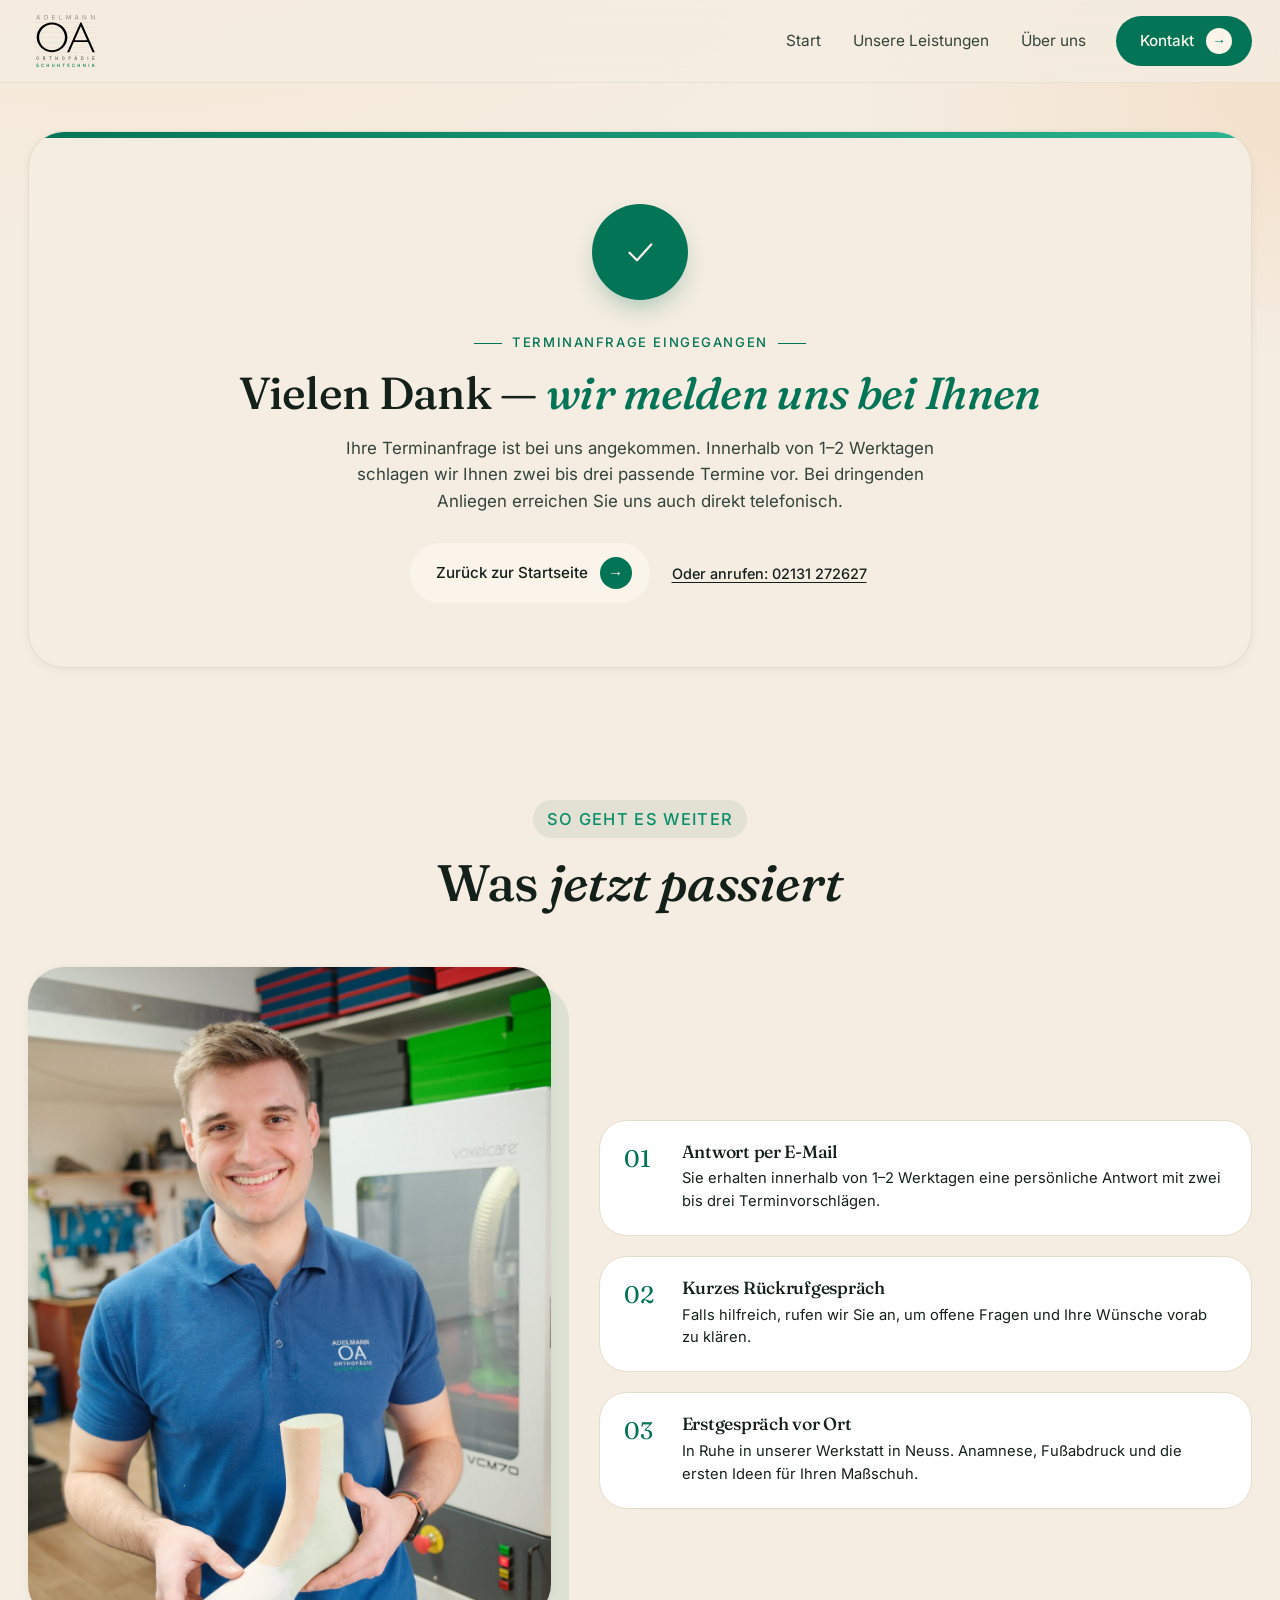
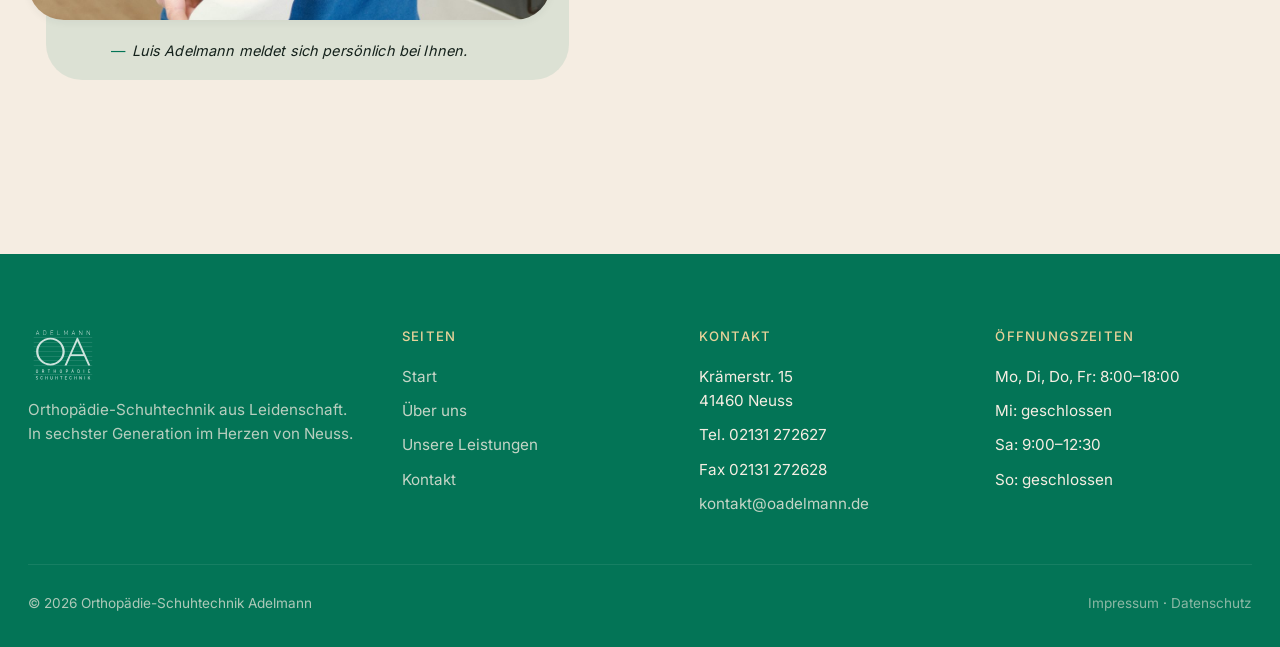
<file: leistungen/massschuh-termin/danke.html>
<!doctype html>
<html lang="de">
<head>
  <meta charset="utf-8" />
  <meta name="viewport" content="width=device-width, initial-scale=1" />
  <meta name="theme-color" content="#037456" />
  <title>Vielen Dank · Maßschuh-Terminanfrage · Orthopädie-Schuhtechnik Adelmann</title>
  <meta name="description" content="Ihre Maßschuh-Terminanfrage ist bei uns eingegangen. Wir melden uns innerhalb von 1–2 Werktagen." />
  <meta name="robots" content="noindex" />
  <link rel="stylesheet" href="../../styles.css" />
</head>
<body>

  <header class="nav">
    <div class="container">
      <a href="../../index.html" class="brand" aria-label="OA Adelmann Startseite"><img src="../../OA_OKay.svg" alt="OA Adelmann" class="brand-logo"/></a>
      <nav class="nav-links" aria-label="Hauptnavigation">
        <a href="../../index.html">Start</a>
        <a href="../">Unsere Leistungen</a>
        <a href="../../ueber-uns.html">Über uns</a>
        <a href="../../kontakt.html" class="btn btn-dark">Kontakt <span class="arrow">→</span></a>
      </nav>
      <button class="nav-toggle" aria-label="Menü öffnen"><span></span></button>
    </div>
  </header>

  <!-- Success card -->
  <section class="success container">
    <div class="success-card reveal">
      <div class="success-check" aria-hidden="true">
        <svg viewBox="0 0 64 64" width="48" height="48" fill="none" stroke="currentColor" stroke-width="3" stroke-linecap="round" stroke-linejoin="round">
          <path d="M18 33 L28 43 L47 22" />
        </svg>
      </div>
      <div class="success-eyebrow"><span>Terminanfrage eingegangen</span></div>
      <h1>Vielen Dank — <em>wir melden uns bei Ihnen</em></h1>
      <p class="lead">Ihre Terminanfrage ist bei uns angekommen. Innerhalb von 1–2 Werktagen schlagen wir Ihnen zwei bis drei passende Termine vor. Bei dringenden Anliegen erreichen Sie uns auch direkt telefonisch.</p>
      <div class="success-actions">
        <a href="../../index.html" class="btn btn-primary">Zurück zur Startseite <span class="arrow">→</span></a>
        <a href="tel:+492131272627" class="btn-link">Oder anrufen: 02131 272627</a>
      </div>
    </div>
  </section>

  <!-- What's next -->
  <section class="section">
    <div class="container">
      <div class="section-head reveal">
        <span class="eyebrow">So geht es weiter</span>
        <h2>Was <em>jetzt passiert</em></h2>
      </div>
      <div class="success-layout reveal">
        <figure class="success-portrait">
          <img src="../../images/DSCF1225.jpg" alt="Luis Adelmann in der Werkstatt" loading="lazy" />
          <figcaption>Luis Adelmann meldet sich persönlich bei Ihnen.</figcaption>
        </figure>
        <ol class="success-steps">
          <li>
            <div class="num">01</div>
            <div>
              <h3>Antwort per E-Mail</h3>
              <p>Sie erhalten innerhalb von 1–2 Werktagen eine persönliche Antwort mit zwei bis drei Terminvorschlägen.</p>
            </div>
          </li>
          <li>
            <div class="num">02</div>
            <div>
              <h3>Kurzes Rückrufgespräch</h3>
              <p>Falls hilfreich, rufen wir Sie an, um offene Fragen und Ihre Wünsche vorab zu klären.</p>
            </div>
          </li>
          <li>
            <div class="num">03</div>
            <div>
              <h3>Erstgespräch vor Ort</h3>
              <p>In Ruhe in unserer Werkstatt in Neuss. Anamnese, Fußabdruck und die ersten Ideen für Ihren Maßschuh.</p>
            </div>
          </li>
        </ol>
      </div>
    </div>
  </section>

  <!-- Footer -->
  <footer class="footer">
    <div class="container">
      <div class="footer-top">
        <div class="footer-brand">
          <a href="../../index.html" class="brand" aria-label="OA Adelmann"><img src="../../OA_OKay.svg" alt="OA Adelmann" class="brand-logo"/></a>
          <p>Orthopädie-Schuhtechnik aus Leidenschaft. In sechster Generation im Herzen von Neuss.</p>
        </div>
        <div><h5>Seiten</h5><ul>
          <li><a href="../../index.html">Start</a></li>
          <li><a href="../../ueber-uns.html">Über uns</a></li>
          <li><a href="../">Unsere Leistungen</a></li>
          <li><a href="../../kontakt.html">Kontakt</a></li>
        </ul></div>
        <div><h5>Kontakt</h5><ul>
          <li>Krämerstr. 15<br/>41460 Neuss</li>
          <li>Tel. 02131 272627</li>
          <li>Fax 02131 272628</li>
          <li><a href="mailto:kontakt@oadelmann.de">kontakt@oadelmann.de</a></li>
        </ul></div>
        <div><h5>Öffnungszeiten</h5><ul>
          <li>Mo, Di, Do, Fr: 8:00–18:00</li>
          <li>Mi: geschlossen</li>
          <li>Sa: 9:00–12:30</li>
          <li>So: geschlossen</li>
        </ul></div>
      </div>
      <div class="footer-bottom">
        <div>© <span id="year">2026</span> Orthopädie-Schuhtechnik Adelmann</div>
        <div><a href="../../impressum.html">Impressum</a> · <a href="../../datenschutz.html">Datenschutz</a></div>
      </div>
    </div>
  </footer>

  <script>document.getElementById('year').textContent = new Date().getFullYear();</script>
  <script src="../../script.js"></script>
</body>
</html>
</file>
<file: styles.css>
/* =============================================================
   Orthopädie-Schuhtechnik Adelmann — Stratex-inspired design
   ============================================================= */

/* ---------- Self-hosted fonts (DSGVO-konform) ---------- */
@font-face { font-family: 'Inter'; font-style: normal; font-weight: 400; font-display: swap; src: url('fonts/inter-latin-400-normal.woff2') format('woff2'), url('fonts/inter-latin-400-normal.woff') format('woff'); }
@font-face { font-family: 'Inter'; font-style: normal; font-weight: 500; font-display: swap; src: url('fonts/inter-latin-500-normal.woff2') format('woff2'), url('fonts/inter-latin-500-normal.woff') format('woff'); }
@font-face { font-family: 'Inter'; font-style: normal; font-weight: 600; font-display: swap; src: url('fonts/inter-latin-600-normal.woff2') format('woff2'), url('fonts/inter-latin-600-normal.woff') format('woff'); }
@font-face { font-family: 'Fraunces'; font-style: normal; font-weight: 300; font-display: swap; src: url('fonts/fraunces-latin-300-normal.woff2') format('woff2'), url('fonts/fraunces-latin-300-normal.woff') format('woff'); }
@font-face { font-family: 'Fraunces'; font-style: italic; font-weight: 300; font-display: swap; src: url('fonts/fraunces-latin-300-italic.woff2') format('woff2'), url('fonts/fraunces-latin-300-italic.woff') format('woff'); }
@font-face { font-family: 'Fraunces'; font-style: normal; font-weight: 400; font-display: swap; src: url('fonts/fraunces-latin-400-normal.woff2') format('woff2'), url('fonts/fraunces-latin-400-normal.woff') format('woff'); }
@font-face { font-family: 'Fraunces'; font-style: italic; font-weight: 400; font-display: swap; src: url('fonts/fraunces-latin-400-italic.woff2') format('woff2'), url('fonts/fraunces-latin-400-italic.woff') format('woff'); }
@font-face { font-family: 'Fraunces'; font-style: normal; font-weight: 500; font-display: swap; src: url('fonts/fraunces-latin-500-normal.woff2') format('woff2'), url('fonts/fraunces-latin-500-normal.woff') format('woff'); }
@font-face { font-family: 'Fraunces'; font-style: italic; font-weight: 500; font-display: swap; src: url('fonts/fraunces-latin-500-italic.woff2') format('woff2'), url('fonts/fraunces-latin-500-italic.woff') format('woff'); }
@font-face { font-family: 'Fraunces'; font-style: normal; font-weight: 600; font-display: swap; src: url('fonts/fraunces-latin-600-normal.woff2') format('woff2'), url('fonts/fraunces-latin-600-normal.woff') format('woff'); }
@font-face { font-family: 'Fraunces'; font-style: italic; font-weight: 600; font-display: swap; src: url('fonts/fraunces-latin-600-italic.woff2') format('woff2'), url('fonts/fraunces-latin-600-italic.woff') format('woff'); }

/* ---------- Design tokens ---------- */
:root {
  /* Palette — centred on CI green #037456 */
  --green-900: #012f22;
  --green-800: #037456;
  --green-700: #0a8e6a;
  --green-500: #2cb390;
  --green-300: #b4dccd;
  --cream-50:  #faf4ea;
  --cream-100: #f5ede2;
  --cream-200: #ede2d1;
  --ink-900:   #14211b;
  --ink-700:   #33443b;
  --ink-500:   #6b7a72;
  --white:     #ffffff;
  --line:      #e6dccc;

  /* Type */
  --font-serif: "Fraunces", "Cormorant Garamond", Georgia, "Times New Roman", serif;
  --font-sans:  "Inter", -apple-system, BlinkMacSystemFont, "Segoe UI", Helvetica, Arial, sans-serif;

  /* Radii & shadows */
  --r-sm: 12px;
  --r-md: 20px;
  --r-lg: 28px;
  --r-xl: 36px;
  --shadow-soft: 0 10px 40px rgba(31, 52, 43, 0.08);
  --shadow-card: 0 2px 8px rgba(31, 52, 43, 0.06);

  /* Layout */
  --maxw: 1280px;
  --gap: 24px;
}

/* ---------- Reset ---------- */
*, *::before, *::after { box-sizing: border-box; }
html { scroll-behavior: smooth; -webkit-text-size-adjust: 100%; }
body {
  margin: 0;
  font-family: var(--font-sans);
  font-size: 17px;
  line-height: 1.6;
  color: var(--ink-900);
  background: var(--cream-100);
  background-image:
    radial-gradient(1200px 600px at 10% -10%, #f7e8d3 0%, transparent 60%),
    radial-gradient(1000px 500px at 110% 10%, #f3ddc4 0%, transparent 55%);
  background-attachment: fixed;
}
img { max-width: 100%; display: block; }
a { color: inherit; text-decoration: none; }
button { font: inherit; cursor: pointer; border: 0; background: none; }

/* Focus-visible for accessibility */
:focus { outline: none; }
:focus-visible {
  outline: 2px solid var(--green-500);
  outline-offset: 3px;
  border-radius: 6px;
}
.btn:focus-visible { outline-offset: 4px; }

h1, h2, h3, h4 {
  font-family: var(--font-serif);
  font-weight: 450;
  letter-spacing: -0.015em;
  line-height: 1.06;
  margin: 0;
  font-variation-settings: "SOFT" 30, "WONK" 0;
}
h1 em, h2 em, h3 em { font-variation-settings: "SOFT" 80, "WONK" 1; }
h1 { font-size: clamp(2.4rem, 5.5vw, 4.5rem); }
h2 { font-size: clamp(2rem, 4vw, 3.2rem); }
h3 { font-size: clamp(1.3rem, 2vw, 1.7rem); }
p  { margin: 0 0 1em; }

.container {
  max-width: var(--maxw);
  margin: 0 auto;
  padding: 0 28px;
}

/* ---------- Buttons ---------- */
.btn {
  display: inline-flex;
  align-items: center;
  gap: 12px;
  padding: 14px 18px 14px 26px;
  border-radius: 999px;
  font-weight: 500;
  font-size: 0.95rem;
  transition: transform .15s ease, background .2s ease, color .2s ease;
  white-space: nowrap;
}
.btn .arrow {
  display: inline-flex;
  align-items: center;
  justify-content: center;
  width: 32px; height: 32px;
  border-radius: 50%;
  background: var(--green-800);
  color: var(--cream-50);
  transition: transform .2s ease, background .2s ease;
}
.btn:hover .arrow { transform: translateX(3px); }

.btn-primary {
  background: var(--cream-50);
  color: var(--ink-900);
}
.btn-primary:hover { background: var(--white); }

.btn-dark {
  background: var(--green-800);
  color: var(--cream-50);
}
.btn-dark .arrow { background: var(--cream-50); color: var(--green-800); }
.btn-dark:hover { background: var(--green-900); }

.btn-ghost {
  color: var(--ink-900);
  padding: 12px 18px;
  font-weight: 500;
}
.btn-ghost:hover { color: var(--green-700); }

.btn-link {
  display: inline-flex;
  align-items: center;
  color: var(--ink-600);
  font-size: 0.9rem;
  font-weight: 500;
  text-decoration: underline;
  text-decoration-thickness: 1px;
  text-underline-offset: 3px;
  padding: 12px 4px;
  transition: color .2s;
}
.btn-link:hover { color: var(--green-800); }

/* ---------- Navigation ---------- */
[id] { scroll-margin-top: 100px; }

.nav {
  position: sticky; top: 0; z-index: 50;
  padding: 10px 0;
  backdrop-filter: blur(14px);
  background: rgba(245, 237, 226, 0.75);
  border-bottom: 1px solid rgba(31, 52, 43, 0.06);
}
.nav .container {
  display: flex;
  align-items: center;
  justify-content: space-between;
  gap: 24px;
}
.brand {
  display: flex; align-items: center; gap: 12px;
  font-family: var(--font-serif);
  font-size: 1.45rem;
  font-weight: 500;
  color: var(--ink-900);
}
.brand-logo {
  height: 62px;
  width: auto;
  display: block;
}
/* Legacy logo-mark (kept for footer where it is used inline with dark bg) */
.brand .logo-mark {
  width: 40px; height: 40px;
  border-radius: 12px;
  background: var(--green-800);
  color: var(--cream-50);
  display: grid; place-items: center;
  font-family: var(--font-serif);
  font-size: 1.05rem; font-weight: 600;
  letter-spacing: 0.02em;
}
.footer .brand-logo { height: 58px; filter: brightness(0) invert(1) sepia(0.08); }
.nav-links {
  display: flex; align-items: center; gap: 28px;
  font-size: 0.96rem;
  color: var(--ink-700);
}
.nav-links a:not(.btn) { padding: 6px 2px; transition: color .2s; }
.nav-links a.btn { padding: 12px 20px 12px 24px; font-size: 0.95rem; }
.nav-links a.btn .arrow { width: 26px; height: 26px; font-size: 0.85rem; }
.nav-links a:not(.btn):hover,
.nav-links a:not(.btn).is-active { color: var(--green-800); }
.nav-links a:not(.btn).is-active { font-weight: 500; }
/* Don't apply underline/weight bump to nav CTA when it's the active page */
.nav-links a.btn.is-active { font-weight: 500; }

.nav-toggle { display: none; width: 40px; height: 40px; border-radius: 12px; align-items: center; justify-content: center; }
.nav-toggle span { width: 20px; height: 2px; background: var(--ink-900); position: relative; display: block; }
.nav-toggle span::before, .nav-toggle span::after {
  content: ""; position: absolute; left: 0; width: 20px; height: 2px; background: var(--ink-900);
}
.nav-toggle span::before { top: -6px; }
.nav-toggle span::after  { top:  6px; }

/* ---------- Hero ---------- */
.hero {
  padding-top: 12px;
  padding-bottom: 48px;
}
.hero-card {
  background: var(--green-800);
  color: var(--cream-50);
  border-radius: var(--r-xl);
  padding: clamp(40px, 6vw, 88px);
  display: grid;
  grid-template-columns: 1.05fr 1fr;
  gap: 48px;
  align-items: center;
  overflow: hidden;
  box-shadow: var(--shadow-soft);
}
.hero-eyebrow {
  display: inline-flex; align-items: center; gap: 10px;
  font-size: 0.9rem; opacity: 0.9;
  margin-bottom: 24px;
}
.stars { letter-spacing: 2px; color: #e8d29a; }
.rating-score { font-weight: 500; color: #e8d29a; letter-spacing: 0.02em; }
.rating-score + span::before { content: "·"; margin-right: 8px; opacity: 0.6; }
.hero h1 {
  font-size: clamp(2.6rem, 5.2vw, 4.6rem);
  max-width: 18ch;
  margin-bottom: 24px;
}
.hero h1 em {
  font-style: italic;
  color: #e8d29a;
  font-weight: 400;
}
.hero p.lead {
  font-size: 1.1rem;
  opacity: 0.88;
  max-width: 46ch;
  margin-bottom: 36px;
}
.hero-actions { display: flex; align-items: center; gap: 18px; flex-wrap: wrap; }

.hero-visual {
  aspect-ratio: 4 / 5;
  border-radius: var(--r-lg);
  background: linear-gradient(135deg, #3a5a48 0%, #253d31 100%);
  position: relative;
  overflow: hidden;
  display: grid; place-items: center;
  color: rgba(255,255,255,0.55);
  font-size: 0.85rem;
}
.hero-visual::before {
  content: ""; position: absolute; inset: 0;
  background-image:
    radial-gradient(circle at 30% 20%, rgba(232,210,154,0.2) 0%, transparent 50%),
    radial-gradient(circle at 80% 90%, rgba(58,122,93,0.35) 0%, transparent 50%);
}
.hero-visual .ph-label {
  position: relative;
  z-index: 1;
  background: rgba(0,0,0,0.35);
  padding: 10px 16px;
  border-radius: 999px;
  font-family: var(--font-sans);
  letter-spacing: 0.02em;
}
.hero-visual.has-image { background: var(--green-900); }
.hero-visual.has-image::before { display: none; }
.hero-visual.has-image picture { width: 100%; height: 100%; display: block; }
.hero-visual.has-image img { width: 100%; height: 100%; object-fit: cover; display: block; }

/* ---------- Section scaffolding ---------- */
.section { padding: clamp(72px, 10vw, 120px) 0; }
.section-head { max-width: 720px; margin: 0 auto 56px; text-align: center; }
.eyebrow {
  display: inline-block;
  color: var(--green-700);
  background: rgba(58, 122, 93, 0.1);
  padding: 6px 14px;
  border-radius: 999px;
  font-size: 1.025rem;
  font-weight: 500;
  letter-spacing: 0.08em;
  text-transform: uppercase;
  margin-bottom: 18px;
}
.section-head h2 { margin-bottom: 16px; }
.section-head p { color: var(--ink-500); font-size: 1.08rem; max-width: 56ch; margin: 0 auto; }

/* ---------- Partners / Trust strip ---------- */
.trust {
  padding: 28px 0;
  border-top: 1px solid var(--line);
  border-bottom: 1px solid var(--line);
  text-align: center;
  color: var(--ink-500);
  font-size: 0.95rem;
  letter-spacing: 0.04em;
}
.trust strong { color: var(--ink-900); font-weight: 600; }

/* ---------- Comparison (Why us) ---------- */
.compare {
  display: grid;
  grid-template-columns: 1fr 1fr;
  gap: 28px;
}
.compare-col {
  background: var(--white);
  border-radius: var(--r-lg);
  padding: 36px;
  box-shadow: var(--shadow-card);
}
.compare-col.is-featured {
  background: var(--green-800);
  color: var(--cream-50);
}
.compare-col h3 { margin-bottom: 24px; }
.compare-col.is-featured h3 { color: #e8d29a; font-style: italic; }
.compare-list { list-style: none; padding: 0; margin: 0; display: grid; gap: 18px; }
.compare-list li {
  display: grid; grid-template-columns: 28px 1fr; gap: 14px; align-items: start;
  padding-top: 18px; border-top: 1px solid rgba(0,0,0,0.08);
}
.compare-col.is-featured .compare-list li { border-top-color: rgba(255,255,255,0.15); }
.compare-list li:first-child { border-top: 0; padding-top: 0; }
.compare-list .ico {
  width: 28px; height: 28px; border-radius: 50%;
  display: grid; place-items: center;
  background: var(--cream-200); color: var(--ink-900);
  font-size: 0.9rem;
}
.compare-list .ico svg { width: 14px; height: 14px; }
.compare-col.is-featured .compare-list .ico {
  background: #e8d29a; color: var(--green-900);
}
.compare-list strong { display: block; margin-bottom: 4px; font-weight: 600; }
.compare-list span.desc { color: var(--ink-500); font-size: 0.95rem; }
.compare-col.is-featured span.desc { color: rgba(250,244,234,0.75); }

/* ---------- Solo promise card (replaces two-column compare on home) ---------- */
.promise-wrap {
  max-width: 760px;
  margin: 0 auto;
}
.compare-col.is-solo {
  padding: clamp(36px, 4vw, 52px);
  border-radius: var(--r-xl);
  text-align: left;
}
.compare-col.is-solo h3 {
  text-align: center;
  margin-bottom: 32px;
  font-size: clamp(1.6rem, 2.4vw, 2rem);
}
.promise-list li { grid-template-columns: 36px 1fr; }
.promise-list .ico { width: 36px; height: 36px; }
.promise-list .ico svg { width: 18px; height: 18px; }
.promise-list strong { font-size: 1.08rem; margin-bottom: 6px; }

/* ---------- Location & hours (home) ---------- */
.location-grid {
  display: grid;
  grid-template-columns: 1fr 1fr;
  gap: 28px;
  align-items: stretch;
}
.location-photo {
  border-radius: var(--r-lg);
  overflow: hidden;
  box-shadow: var(--shadow-card);
  min-height: 460px;
  display: grid;
  place-items: center;
  text-align: center;
  padding: 32px;
  position: relative;
}
.location-photo img {
  position: absolute;
  inset: 0;
  width: 100%;
  height: 100%;
  object-fit: cover;
  display: block;
}
.location-photo:has(img) { padding: 0; }
.location-map {
  position: relative;
  border-radius: var(--r-lg);
  overflow: hidden;
  box-shadow: var(--shadow-card);
  background: var(--cream-200);
  min-height: 460px;
}
.location-map iframe {
  width: 100%;
  height: 100%;
  min-height: 460px;
  border: 0;
  display: block;
}
.location-actions {
  display: flex;
  justify-content: center;
  margin-top: 28px;
}
.map-link {
  position: absolute;
  right: 16px; bottom: 16px;
  background: var(--green-800);
  color: var(--cream-50);
  padding: 10px 16px;
  border-radius: 999px;
  font-size: 0.9rem;
  font-weight: 500;
  box-shadow: var(--shadow-soft);
  transition: background .2s;
}
.map-link:hover { background: var(--green-900); }

.location-info {
  background: var(--white);
  border-radius: var(--r-lg);
  padding: 36px;
  box-shadow: var(--shadow-card);
  display: grid;
  gap: 28px;
  align-content: start;
}

@media (max-width: 900px) {
  .location-grid { grid-template-columns: 1fr; }
  .location-map { min-height: 360px; }
  .location-map iframe { min-height: 360px; }
  .location-photo { min-height: 280px; }
}

/* ---------- Services grid ---------- */
.services {
  display: grid;
  grid-template-columns: repeat(3, 1fr);
  gap: 24px;
}

/* ---------- Jump tiles (Leistungen quick-nav) ---------- */
.jump-tiles {
  display: flex;
  flex-wrap: wrap;
  gap: 10px;
  padding-top: 1.5rem;
  padding-bottom: 0;
  justify-content: center;
}
.jump-tile {
  display: inline-block;
  padding: 8px 18px;
  background: var(--white);
  border: 1px solid var(--line);
  border-radius: 100px;
  font-size: 0.88rem;
  font-weight: 500;
  color: var(--ink-700);
  transition: background .2s, color .2s, border-color .2s;
  white-space: nowrap;
}
.jump-tile:hover {
  background: var(--green-800);
  color: var(--white);
  border-color: var(--green-800);
}

.split-head {
  display: grid;
  grid-template-columns: 1.5fr 1fr;
  gap: clamp(32px, 6vw, 88px);
  align-items: center;
  margin: 0 0 64px;
}
.split-head-copy .eyebrow { margin-bottom: 18px; }
.split-head-copy h2 { margin-bottom: 20px; }
.split-head-copy p { color: var(--ink-500); font-size: 1.08rem; max-width: 54ch; }
.split-head-figure {
  position: relative;
  margin: 0;
  justify-self: end;
  width: 100%;
  max-width: 340px;
  aspect-ratio: 4 / 5;
}
.split-head-figure::before {
  content: "";
  position: absolute;
  inset: 18px -18px -18px 18px;
  border-radius: var(--r-lg);
  background: var(--green-800);
  opacity: 0.12;
  z-index: 0;
}
.split-head-figure img {
  position: relative;
  z-index: 1;
  display: block;
  width: 100%;
  height: 100%;
  object-fit: cover;
  border-radius: var(--r-lg);
  box-shadow: var(--shadow-card);
}
@media (max-width: 900px) {
  .split-head {
    grid-template-columns: 1fr;
    gap: 32px;
    margin-bottom: 40px;
  }
  .split-head-figure {
    justify-self: center;
    max-width: 320px;
    aspect-ratio: 4 / 5;
  }
  .split-head-figure::before { inset: 14px -14px -14px 14px; }
}
.service-card {
  position: relative;
  background: var(--white);
  border-radius: var(--r-lg);
  padding: 36px 32px;
  box-shadow: var(--shadow-card);
  display: flex; flex-direction: column; gap: 16px;
  transition: transform .25s ease, box-shadow .25s ease;
}
.service-card:hover { transform: translateY(-4px); box-shadow: var(--shadow-soft); }
.service-card .icon {
  width: 52px; height: 52px;
  border-radius: 16px;
  background: var(--cream-100);
  display: grid; place-items: center;
  color: var(--green-800);
}
.service-card .icon svg { width: 26px; height: 26px; }
.icon-sm { width: 18px; height: 18px; display: inline-block; vertical-align: middle; }
.service-card h3 { font-size: 1.35rem; }
.service-card p { color: var(--ink-500); margin: 0; }
.service-card .more {
  margin-top: auto;
  color: var(--green-700);
  font-weight: 500;
  font-size: 0.9rem;
  display: inline-flex; align-items: center; gap: 6px;
}
.service-card .more::after {
  content: '';
  position: absolute;
  inset: 0;
  z-index: 1;
  border-radius: var(--r-lg);
}
.service-card { cursor: pointer; }

/* ---------- Stats ---------- */
.stats-wrap {
  background: var(--green-800);
  color: var(--cream-50);
  border-radius: var(--r-xl);
  padding: clamp(40px, 6vw, 72px);
  display: grid;
  grid-template-columns: 1fr 2fr;
  gap: 48px;
  align-items: center;
}
.stats-intro h2 { color: var(--cream-50); }
.stats-intro h2 em { color: #e8d29a; font-style: italic; font-weight: 400; }
.stats-intro p { opacity: 0.85; }
.stats-grid { display: grid; grid-template-columns: repeat(3, 1fr); gap: 36px; }
.stat-num {
  font-family: var(--font-serif);
  font-size: clamp(2.4rem, 4vw, 3.4rem);
  color: #e8d29a;
  line-height: 1;
  margin-bottom: 10px;
}
.stat-label { font-size: 0.95rem; opacity: 0.85; }

/* ---------- Process / How it works ---------- */
.process-list {
  display: grid; gap: 16px;
}
.process-item {
  background: var(--white);
  border-radius: var(--r-lg);
  padding: 32px;
  display: grid;
  grid-template-columns: 80px 1fr auto;
  gap: 32px;
  align-items: center;
  box-shadow: var(--shadow-card);
}
.process-item .num {
  font-family: var(--font-serif);
  font-size: 2.4rem;
  color: var(--green-500);
}
.process-item h3 { margin-bottom: 6px; }
.process-item p { color: var(--ink-500); margin: 0; }

/* ---------- Big CTA band ---------- */
.cta-band {
  margin: 0 auto;
  max-width: var(--maxw);
  padding: 0 28px;
}
.cta-inner {
  background: var(--green-800);
  color: var(--cream-50);
  border-radius: var(--r-xl);
  padding: clamp(48px, 7vw, 88px);
  text-align: center;
}
.cta-inner h2 { color: var(--cream-50); margin-bottom: 18px; max-width: 22ch; margin-inline: auto; }
.cta-inner h2 em { color: #e8d29a; font-style: italic; font-weight: 400; }
.cta-inner p { opacity: 0.85; max-width: 48ch; margin: 0 auto 32px; }

/* ---------- FAQ ---------- */
.faq { max-width: 820px; margin: 0 auto; display: grid; gap: 12px; }
.faq-item {
  background: var(--white);
  border-radius: var(--r-md);
  box-shadow: var(--shadow-card);
  overflow: hidden;
}
.faq-q {
  display: flex; justify-content: space-between; align-items: center;
  width: 100%;
  padding: 22px 28px;
  text-align: left;
  font-size: 1.05rem;
  font-weight: 500;
}
.faq-q .plus { font-size: 1.5rem; line-height: 1; color: var(--green-700); transition: transform .25s; }
.faq-item[open] .faq-q .plus { transform: rotate(45deg); }
.faq-a { padding: 0 28px 22px; color: var(--ink-500); }

/* ---------- Contact / form ---------- */
.contact-grid {
  display: grid;
  grid-template-columns: 1fr 1.2fr;
  gap: 48px;
  align-items: start;
}
.contact-info {
  background: var(--white);
  border-radius: var(--r-lg);
  padding: 36px;
  box-shadow: var(--shadow-card);
  display: grid;
  gap: 28px;
}
.contact-block h4 { font-family: var(--font-sans); font-size: 0.82rem; font-weight: 600; text-transform: uppercase; letter-spacing: 0.08em; color: var(--ink-500); margin-bottom: 8px; }
.contact-block p { margin: 0; }
.hours-table { width: 100%; border-collapse: collapse; font-size: 0.95rem; }
.hours-table td { padding: 8px 0; border-bottom: 1px solid var(--line); }
.hours-table tr:last-child td { border-bottom: 0; }
.hours-table td:last-child { text-align: right; color: var(--ink-700); }

/* Behind the Scenes video embed (Vimeo-ready) */
.video-embed { margin: 0; }
.video-frame {
  position: relative;
  aspect-ratio: 16 / 9;
  border-radius: var(--r-xl);
  overflow: hidden;
  background: var(--green-900);
  box-shadow: var(--shadow-soft);
}
.video-frame iframe,
.video-frame video {
  position: absolute; inset: 0;
  width: 100%; height: 100%;
  border: 0; display: block;
}
.video-frame--placeholder {
  background:
    radial-gradient(600px 240px at 20% 20%, rgba(180,220,205,0.22), transparent 70%),
    radial-gradient(500px 300px at 85% 90%, rgba(255,255,255,0.08), transparent 70%),
    linear-gradient(135deg, var(--green-900), var(--green-800) 60%, var(--green-700));
  display: grid;
  place-items: center;
  gap: 18px;
  color: var(--cream-50);
}
.video-play {
  width: clamp(80px, 8vw, 112px);
  height: clamp(80px, 8vw, 112px);
  border-radius: 50%;
  background: rgba(255,255,255,0.94);
  color: var(--green-800);
  display: grid; place-items: center;
  box-shadow: 0 12px 40px rgba(0,0,0,0.25);
}
.video-play svg { width: 40%; height: 40%; margin-left: 8%; }
.video-label {
  font-family: var(--font-sans);
  font-size: 0.78rem; font-weight: 600;
  letter-spacing: 0.14em; text-transform: uppercase;
  padding: 6px 14px;
  border-radius: 999px;
  background: rgba(255,255,255,0.14);
  color: var(--cream-50);
}
.video-embed figcaption {
  margin-top: 16px;
  text-align: center;
  font-size: 0.92rem;
  color: var(--ink-500);
}

/* Legal document body (Impressum / Datenschutz) */
.legal-doc {
  background: var(--white);
  border-radius: var(--r-lg);
  padding: 48px clamp(28px, 5vw, 64px);
  box-shadow: var(--shadow-card);
  max-width: 880px;
  margin: 0 auto;
}
.legal-doc h3 {
  font-family: var(--font-serif);
  font-size: 1.2rem;
  font-weight: 500;
  margin-top: 32px;
  margin-bottom: 10px;
  color: var(--green-800);
}
.legal-doc h3:first-child { margin-top: 0; }
.legal-doc p { font-size: 0.97rem; line-height: 1.65; color: var(--ink-700); margin: 0 0 12px; }
.legal-doc p em { color: var(--ink-500); font-style: italic; }
.legal-doc ul { padding-left: 20px; margin: 0 0 12px; color: var(--ink-700); font-size: 0.97rem; line-height: 1.65; }
.legal-doc ul li { margin-bottom: 6px; }
.legal-doc a { color: var(--green-800); text-decoration: underline; text-decoration-thickness: 1px; text-underline-offset: 3px; }
.legal-doc a:hover { color: var(--green-900); }

.contact-form {
  background: var(--white);
  border-radius: var(--r-lg);
  padding: 36px;
  box-shadow: var(--shadow-card);
  display: grid;
  gap: 18px;
}
.contact-form label { display: block; font-size: 0.9rem; color: var(--ink-700); }
.contact-form label input,
.contact-form label textarea,
.contact-form label select { display: block; width: 100%; margin-top: 8px; }
.form-pflichtfeld {
  display: inline-block;
  font-size: 0.8rem;
  font-weight: 600;
  color: var(--green-800);
  background: rgba(3, 116, 86, 0.08);
  border: 1px solid rgba(3, 116, 86, 0.18);
  border-radius: 100px;
  padding: 4px 14px;
  margin-bottom: 8px;
}
.contact-form input, .contact-form textarea, .contact-form select {
  border: 1px solid var(--line);
  border-radius: 12px;
  padding: 14px 16px;
  font: inherit;
  color: var(--ink-900);
  background: var(--cream-50);
  outline: none;
  transition: border-color .2s, background .2s;
}
.contact-form input:focus, .contact-form textarea:focus, .contact-form select:focus {
  border-color: var(--green-500); background: var(--white);
}
.contact-form textarea { resize: vertical; min-height: 120px; }
.form-row { display: grid; grid-template-columns: 1fr 1fr; gap: 18px; }

/* ---------- Success / Danke page ---------- */
.success {
  padding-top: 48px;
  padding-bottom: 12px;
}
.success-card {
  background: var(--cream-100);
  border: 1px solid var(--line);
  border-radius: var(--r-xl);
  padding: 72px 56px 64px;
  text-align: center;
  box-shadow: var(--shadow-card);
  position: relative;
  overflow: hidden;
}
.success-card::before {
  content: "";
  position: absolute;
  top: 0; left: 0; right: 0;
  height: 6px;
  background: linear-gradient(90deg, var(--green-800), var(--green-500));
}
.success-check {
  width: 96px;
  height: 96px;
  margin: 0 auto 28px;
  border-radius: 50%;
  background: var(--green-800);
  color: var(--cream-50);
  display: grid;
  place-items: center;
  box-shadow: 0 12px 30px -10px rgba(3, 116, 86, 0.45);
  animation: success-pop 0.45s cubic-bezier(.2, .9, .3, 1.15) both;
}
.success-check svg { display: block; }
.success-check svg path {
  stroke-dasharray: 60;
  stroke-dashoffset: 60;
  animation: success-draw 0.55s ease-out 0.25s forwards;
}
@keyframes success-pop {
  0% { transform: scale(0.4); opacity: 0; }
  70% { transform: scale(1.05); opacity: 1; }
  100% { transform: scale(1); opacity: 1; }
}
@keyframes success-draw {
  to { stroke-dashoffset: 0; }
}
.success-eyebrow {
  display: inline-flex;
  align-items: center;
  gap: 8px;
  font-size: 0.82rem;
  font-weight: 500;
  letter-spacing: 0.12em;
  text-transform: uppercase;
  color: var(--green-800);
  margin-bottom: 14px;
}
.success-eyebrow span::before {
  content: "";
  display: inline-block;
  width: 28px;
  height: 1px;
  background: var(--green-800);
  margin-right: 10px;
  vertical-align: middle;
}
.success-eyebrow span::after {
  content: "";
  display: inline-block;
  width: 28px;
  height: 1px;
  background: var(--green-800);
  margin-left: 10px;
  vertical-align: middle;
}
.success-card h1 {
  font-family: 'Fraunces', serif;
  font-size: clamp(2rem, 3.5vw, 2.8rem);
  line-height: 1.15;
  margin: 0 0 16px;
  color: var(--ink-900);
}
.success-card h1 em {
  font-style: italic;
  color: var(--green-800);
}
.success-card .lead {
  max-width: 620px;
  margin: 0 auto 28px;
  color: var(--ink-700);
  font-size: 1.05rem;
  line-height: 1.6;
}
.success-actions {
  display: inline-flex;
  flex-wrap: wrap;
  align-items: center;
  justify-content: center;
  gap: 18px;
}
.success-next {
  display: grid;
  grid-template-columns: repeat(3, 1fr);
  gap: 24px;
  margin-top: 8px;
}
.success-next-item {
  background: var(--white);
  border: 1px solid var(--line);
  border-radius: var(--r-lg);
  padding: 28px 24px;
  display: grid;
  gap: 12px;
}
.success-next-item .num {
  font-family: 'Fraunces', serif;
  font-size: 1.6rem;
  color: var(--green-800);
  font-weight: 400;
  letter-spacing: 0.02em;
}
.success-next-item h3 {
  font-family: 'Fraunces', serif;
  font-size: 1.15rem;
  font-weight: 500;
  margin: 0;
  color: var(--ink-900);
}
.success-next-item p {
  margin: 0;
  font-size: 0.92rem;
  line-height: 1.55;
  color: var(--ink-600);
}

.success-layout {
  display: grid;
  grid-template-columns: 1fr 1.25fr;
  gap: 48px;
  align-items: center;
}
.success-portrait {
  margin: 0;
  position: relative;
}
.success-portrait img {
  width: 100%;
  aspect-ratio: 4 / 5;
  object-fit: cover;
  object-position: center 22%;
  border-radius: var(--r-xl);
  box-shadow: var(--shadow-card);
  display: block;
}
.success-portrait::before {
  content: "";
  position: absolute;
  inset: 18px -18px -18px 18px;
  border-radius: var(--r-xl);
  background: var(--green-800);
  opacity: 0.1;
  z-index: -1;
}
.success-portrait figcaption {
  margin-top: 20px;
  font-size: 0.9rem;
  color: var(--ink-600);
  font-style: italic;
  line-height: 1.5;
  text-align: center;
  letter-spacing: 0.01em;
}
.success-portrait figcaption::before {
  content: "— ";
  color: var(--green-800);
  font-style: normal;
  margin-right: 2px;
}
.success-steps {
  list-style: none;
  padding: 0;
  margin: 0;
  display: grid;
  gap: 20px;
  counter-reset: success-step;
}
.success-steps li {
  display: grid;
  grid-template-columns: auto 1fr;
  gap: 20px;
  align-items: start;
  background: var(--white);
  border: 1px solid var(--line);
  border-radius: var(--r-lg);
  padding: 22px 24px;
  transition: border-color .2s, transform .2s;
}
.success-steps li:hover {
  border-color: var(--green-500);
  transform: translateY(-1px);
}
.success-steps .num {
  font-family: 'Fraunces', serif;
  font-size: 1.5rem;
  color: var(--green-800);
  font-weight: 400;
  letter-spacing: 0.02em;
  line-height: 1;
  padding-top: 4px;
  min-width: 38px;
}
.success-steps h3 {
  font-family: 'Fraunces', serif;
  font-size: 1.1rem;
  font-weight: 500;
  margin: 0 0 6px;
  color: var(--ink-900);
}
.success-steps p {
  margin: 0;
  font-size: 0.92rem;
  line-height: 1.55;
  color: var(--ink-600);
}

@media (max-width: 900px) {
  .success-card { padding: 56px 28px 48px; }
  .success-layout {
    grid-template-columns: 1fr;
    gap: 40px;
  }
  .success-portrait {
    max-width: 360px;
    margin: 0 auto;
  }
  .success-portrait figcaption {
    text-align: center;
    max-width: none;
  }
  .success-portrait::before { inset: 14px -14px -14px 14px; }
}

/* ---------- Termin form (Maßschuh) ---------- */
.split-head-actions { margin-top: 18px; display: flex; flex-wrap: wrap; gap: 12px; }

.termin-form { max-width: 780px; margin: 0 auto; gap: 22px; }
.termin-form .form-group-title {
  font-family: 'Fraunces', serif;
  font-size: 1.1rem;
  font-weight: 500;
  color: var(--green-800);
  margin: 8px 0 -4px;
  padding-bottom: 8px;
  border-bottom: 1px solid var(--line);
  letter-spacing: 0.01em;
}
.termin-form .form-group-title:first-child { margin-top: 0; }

.termin-form .form-fieldset {
  border: none;
  padding: 0;
  margin: 0;
  display: grid;
  gap: 10px;
}
.termin-form .form-fieldset legend {
  font-size: 0.9rem;
  color: var(--ink-700);
  padding: 0;
  margin-bottom: 2px;
}
.termin-form .radio-row {
  display: flex;
  flex-wrap: wrap;
  gap: 10px;
}
.termin-form .radio {
  display: inline-flex;
  align-items: center;
  gap: 8px;
  padding: 10px 16px;
  border: 1px solid var(--line);
  border-radius: 999px;
  background: var(--cream-50);
  font-size: 0.9rem;
  color: var(--ink-800);
  cursor: pointer;
  transition: border-color .2s, background .2s, color .2s;
  margin: 0;
}
.termin-form .radio:hover { border-color: var(--green-500); }
.termin-form .radio input[type="radio"],
.termin-form .radio input[type="checkbox"] {
  margin: 0;
  padding: 0;
  width: 16px;
  height: 16px;
  border: 1px solid var(--line);
  border-radius: 4px;
  background: var(--white);
  accent-color: var(--green-800);
}
.termin-form .radio input[type="radio"] { border-radius: 50%; }
.termin-form .radio:has(input:checked) {
  border-color: var(--green-800);
  background: var(--white);
  color: var(--green-900);
}

.termin-form .form-submit-row {
  display: grid;
  gap: 10px;
  margin-top: 6px;
}
.termin-form .form-submit-row .btn { justify-self: start; }
.termin-form .form-legal {
  font-size: 0.8rem;
  color: var(--ink-500);
  margin: 0;
  line-height: 1.55;
}
.termin-form .form-legal a {
  color: var(--green-800);
  text-decoration: underline;
  text-underline-offset: 2px;
}

/* ---------- Reviews ---------- */
.reviews-grid {
  display: grid;
  grid-template-columns: repeat(2, 1fr);
  gap: 24px;
  margin-top: 16px;
}
.review-card {
  background: var(--white);
  border-radius: var(--r-lg);
  box-shadow: var(--shadow-card);
  padding: 28px 28px 24px;
  display: grid;
  gap: 16px;
  margin: 0;
}
.review-head {
  display: flex; align-items: center; justify-content: space-between;
  gap: 12px;
}
.review-head .stars { color: #e0a63b; font-size: 1.05rem; letter-spacing: 1.5px; }
.review-source {
  font-family: var(--font-sans);
  font-size: 0.72rem;
  letter-spacing: 0.12em;
  text-transform: uppercase;
  color: var(--ink-500);
  background: var(--cream-200);
  padding: 4px 10px;
  border-radius: 999px;
}
.review-card blockquote { margin: 0; }
.review-card blockquote p {
  font-family: var(--font-serif);
  font-size: 1.02rem;
  line-height: 1.55;
  color: var(--ink-900);
  margin: 0;
}
.review-card figcaption {
  display: flex; flex-direction: column; gap: 2px;
  font-family: var(--font-sans);
  font-size: 0.9rem;
  color: var(--ink-700);
  border-top: 1px solid var(--cream-200);
  padding-top: 14px;
}
.review-card figcaption strong {
  color: var(--ink-900);
  font-weight: 600;
}
.review-card figcaption span {
  font-size: 0.82rem;
  color: var(--ink-500);
}
.reviews-actions {
  display: flex; justify-content: center;
  margin-top: 28px;
}
@media (max-width: 820px) {
  .reviews-grid { grid-template-columns: 1fr; }
}

/* ---------- Footer ---------- */
.footer {
  background: var(--green-800);
  color: var(--cream-100);
  padding: 72px 0 32px;
  margin-top: 72px;
}
.footer-top {
  display: grid;
  grid-template-columns: 1.3fr 1fr 1fr 1fr;
  gap: 40px;
  padding-bottom: 48px;
  border-bottom: 1px solid rgba(255,255,255,0.08);
}
.footer h5 {
  font-family: var(--font-sans);
  font-size: 0.82rem;
  text-transform: uppercase;
  letter-spacing: 0.1em;
  color: #e8d29a;
  margin: 0 0 18px;
  font-weight: 500;
}
.footer ul { list-style: none; padding: 0; margin: 0; display: grid; gap: 10px; font-size: 0.95rem; }
.footer a { opacity: 0.8; }
.footer a:hover { opacity: 1; color: #e8d29a; }
.footer-brand p { opacity: 0.75; max-width: 34ch; margin: 14px 0 0; font-size: 0.95rem; }
.footer-bottom {
  display: flex; justify-content: space-between; align-items: center;
  padding-top: 28px;
  font-size: 0.85rem; opacity: 0.7;
  gap: 20px; flex-wrap: wrap;
}

/* ---------- Placeholder art ---------- */
.placeholder {
  background:
    repeating-linear-gradient(45deg, rgba(31,52,43,0.06) 0 2px, transparent 2px 14px),
    var(--cream-200);
  border: 1px dashed rgba(31,52,43,0.18);
  border-radius: var(--r-md);
  display: grid; place-items: center;
  color: var(--ink-500);
  text-align: center;
  padding: 24px;
  font-size: 0.9rem;
}
.placeholder.large { aspect-ratio: 4/3; }
.placeholder.portrait { aspect-ratio: 3/4; }

/* ---------- Reveal animation (progressive enhancement) ---------- */
.reveal { transition: opacity .7s ease, transform .7s ease; }
html.js .reveal:not(.is-in) { opacity: 0; transform: translateY(20px); }

/* ---------- Meister grid ---------- */
.meister-grid {
  display: grid;
  grid-template-columns: repeat(2, 1fr);
  gap: 32px;
}
.meister-card {
  background: var(--white);
  border-radius: var(--r-lg);
  padding: 36px;
  box-shadow: var(--shadow-card);
  display: grid;
  grid-template-columns: 180px 1fr;
  gap: 28px;
  align-items: start;
}
.meister-photo {
  aspect-ratio: 3/4;
  border-radius: var(--r-md);
  overflow: hidden;
  background: var(--cream-200);
}
.meister-photo img { width: 100%; height: 100%; object-fit: cover; display: block; }
.meister-card h3 { margin-bottom: 4px; font-size: 1.5rem; }
.meister-role {
  display: inline-block;
  color: var(--green-700);
  background: rgba(58,122,93,0.1);
  padding: 4px 12px;
  border-radius: 999px;
  font-size: 0.78rem;
  font-weight: 500;
  letter-spacing: 0.06em;
  text-transform: uppercase;
  margin-bottom: 14px;
}
.meister-card p { color: var(--ink-500); margin: 0 0 14px; font-size: 0.97rem; }
.meister-meta {
  display: grid; gap: 6px;
  padding-top: 14px;
  border-top: 1px solid var(--line);
  font-size: 0.9rem;
  color: var(--ink-700);
}
.meister-meta strong { color: var(--ink-900); font-weight: 600; }

/* ---------- Timeline ---------- */
.timeline {
  position: relative;
  padding-left: 32px;
  display: grid;
  gap: 32px;
}
.timeline::before {
  content: "";
  position: absolute;
  left: 9px; top: 8px; bottom: 8px;
  width: 2px;
  background: var(--line);
}
.timeline-item {
  position: relative;
  background: var(--white);
  border-radius: var(--r-md);
  padding: 24px 28px;
  box-shadow: var(--shadow-card);
}
.timeline-item::before {
  content: "";
  position: absolute;
  left: -29px; top: 28px;
  width: 20px; height: 20px;
  border-radius: 50%;
  background: var(--green-800);
  box-shadow: 0 0 0 4px var(--cream-100);
}
.timeline-year {
  font-family: var(--font-serif);
  font-size: 1.6rem;
  color: var(--green-700);
  margin-bottom: 4px;
  display: block;
}
.timeline-item h4 {
  font-family: var(--font-serif);
  font-size: 1.3rem;
  margin: 0 0 8px;
  color: var(--ink-900);
  font-weight: 450;
}
.timeline-item p { color: var(--ink-500); margin: 0; }

/* ---------- DSGVO Consent ---------- */
#consent-banner {
  position: fixed; bottom: 0; left: 0; right: 0; z-index: 9999;
  background: var(--ink-900); color: var(--white);
  box-shadow: 0 -4px 24px rgba(0,0,0,.25);
  padding: 20px 24px;
}
.consent-banner-inner {
  max-width: 1140px; margin: 0 auto;
  display: flex; align-items: center; gap: 24px; flex-wrap: wrap;
}
.consent-banner-text { flex: 1; min-width: 280px; font-size: 0.9rem; line-height: 1.5; }
.consent-banner-text p { margin: 6px 0 0; color: rgba(255,255,255,.75); }
.consent-banner-text a { color: var(--green-300); text-decoration: underline; }
.consent-banner-actions { display: flex; gap: 10px; flex-shrink: 0; }
.consent-banner-actions .btn-ghost { color: var(--white); border-color: rgba(255,255,255,.3); }
.consent-banner-actions .btn-ghost:hover { border-color: var(--white); }

.consent-placeholder {
  display: flex; align-items: center; justify-content: center;
  background: var(--cream-100); border-radius: var(--r-md);
  min-height: 260px; width: 100%; text-align: center; padding: 32px;
}
.consent-placeholder-inner { max-width: 380px; }
.consent-placeholder-inner p { margin: 8px 0; color: var(--ink-500); font-size: 0.9rem; line-height: 1.5; }
.consent-placeholder-inner strong { color: var(--ink-900); }

/* ---------- Responsive ---------- */

/* Tablet / small desktop */
@media (max-width: 1024px) {
  .hero-card { grid-template-columns: 1fr; padding: clamp(28px, 5vw, 48px); gap: 32px; }
  .hero-visual { order: -1; aspect-ratio: 16/10; }
  .services { grid-template-columns: repeat(2, 1fr); }
  .stats-wrap { grid-template-columns: 1fr; gap: 32px; }
  .footer-top { grid-template-columns: 1fr 1fr; }
  .contact-grid { grid-template-columns: 1fr; }
  .meister-grid { grid-template-columns: 1fr; }
}

/* Tablet portrait — show mobile nav earlier so the 5-item desktop nav doesn't get cramped */
@media (max-width: 900px) {
  .nav-links { display: none; }
  .nav-toggle { display: flex; }
  .nav-links.is-open {
    display: flex; flex-direction: column; align-items: stretch; gap: 8px;
    position: absolute; left: 16px; right: 16px; top: calc(100% + 8px);
    background: var(--cream-50);
    padding: 16px;
    border-radius: var(--r-md);
    box-shadow: var(--shadow-soft);
    z-index: 60;
  }
  .nav-links.is-open a:not(.btn) { padding: 10px 12px; border-radius: 10px; }
  .nav-links.is-open a:not(.btn):hover { background: var(--cream-100); }
  .nav-links.is-open a.btn { margin-top: 4px; justify-content: space-between; }
  /* Animate hamburger → X when menu open */
  .nav-links.is-open ~ .nav-toggle span { background: transparent; }
  .nav-links.is-open ~ .nav-toggle span::before { top: 0; transform: rotate(45deg); }
  .nav-links.is-open ~ .nav-toggle span::after  { top: 0; transform: rotate(-45deg); }
  .nav-toggle span,
  .nav-toggle span::before,
  .nav-toggle span::after { transition: transform .2s ease, background .2s ease, top .2s ease; }
}

/* Phone */
@media (max-width: 720px) {
  .container { padding: 0 20px; }
  .cta-band   { padding: 0 20px; }
  .compare { grid-template-columns: 1fr; gap: 16px; }
  .compare-col { padding: 28px 24px; }
  .services { grid-template-columns: 1fr; }
  .service-card { padding: 28px 24px; }
  .stats-grid { grid-template-columns: 1fr; gap: 28px; text-align: left; }
  .stats-wrap { padding: 36px 24px; }
  .process-item {
    grid-template-columns: 1fr;
    gap: 4px;
    padding: 24px;
  }
  .process-item .num { font-size: 1.6rem; margin-bottom: 4px; }
  .process-item .btn { grid-column: 1 / -1; justify-self: start; margin-top: 8px; }
  .cta-inner { padding: 44px 24px; }
  .form-row { grid-template-columns: 1fr; }
  .contact-info, .contact-form { padding: 24px; }
  .footer-top { grid-template-columns: 1fr; gap: 28px; padding-bottom: 36px; }
  .footer-brand { grid-column: 1 / -1; }
  .footer-bottom { justify-content: center; text-align: center; }
  .meister-card {
    grid-template-columns: 1fr;
    gap: 20px;
    padding: 24px;
    text-align: center;
  }
  .meister-photo { max-width: 220px; margin: 0 auto; width: 100%; }
  .meister-meta { text-align: left; }
  .timeline { padding-left: 24px; }
  .timeline-item { padding: 20px 22px; }
  .timeline-item::before { left: -21px; top: 24px; width: 14px; height: 14px; }
  .timeline::before { left: 5px; }
  .timeline-year { font-size: 1.35rem; }
  .timeline-item h4 { font-size: 1.1rem; }
  .location-photo,
  .location-map,
  .location-map iframe { min-height: 260px; }
  .hero h1 { font-size: clamp(2rem, 8vw, 2.8rem); }
  .hero p.lead { font-size: 1rem; }
  .hero-actions { flex-direction: column; align-items: stretch; }
  .hero-actions .btn { justify-content: space-between; }
  .section { padding: 56px 0; }
  .section-head { margin-bottom: 36px; }
  .reviews-grid { grid-template-columns: 1fr; }
  .faq-q { padding: 18px 20px; font-size: 1rem; }
  .faq-a { padding: 0 20px 18px; }
  .jump-tiles { padding-top: 4rem; }
}

/* Very small phones */
@media (max-width: 400px) {
  .container { padding: 0 16px; }
  .cta-band  { padding: 0 16px; }
  .hero h1 { font-size: clamp(1.9rem, 9vw, 2.4rem); }
  .hero-eyebrow { font-size: 0.85rem; flex-wrap: wrap; }
  .brand-logo { height: 53px; }
}
</file>
